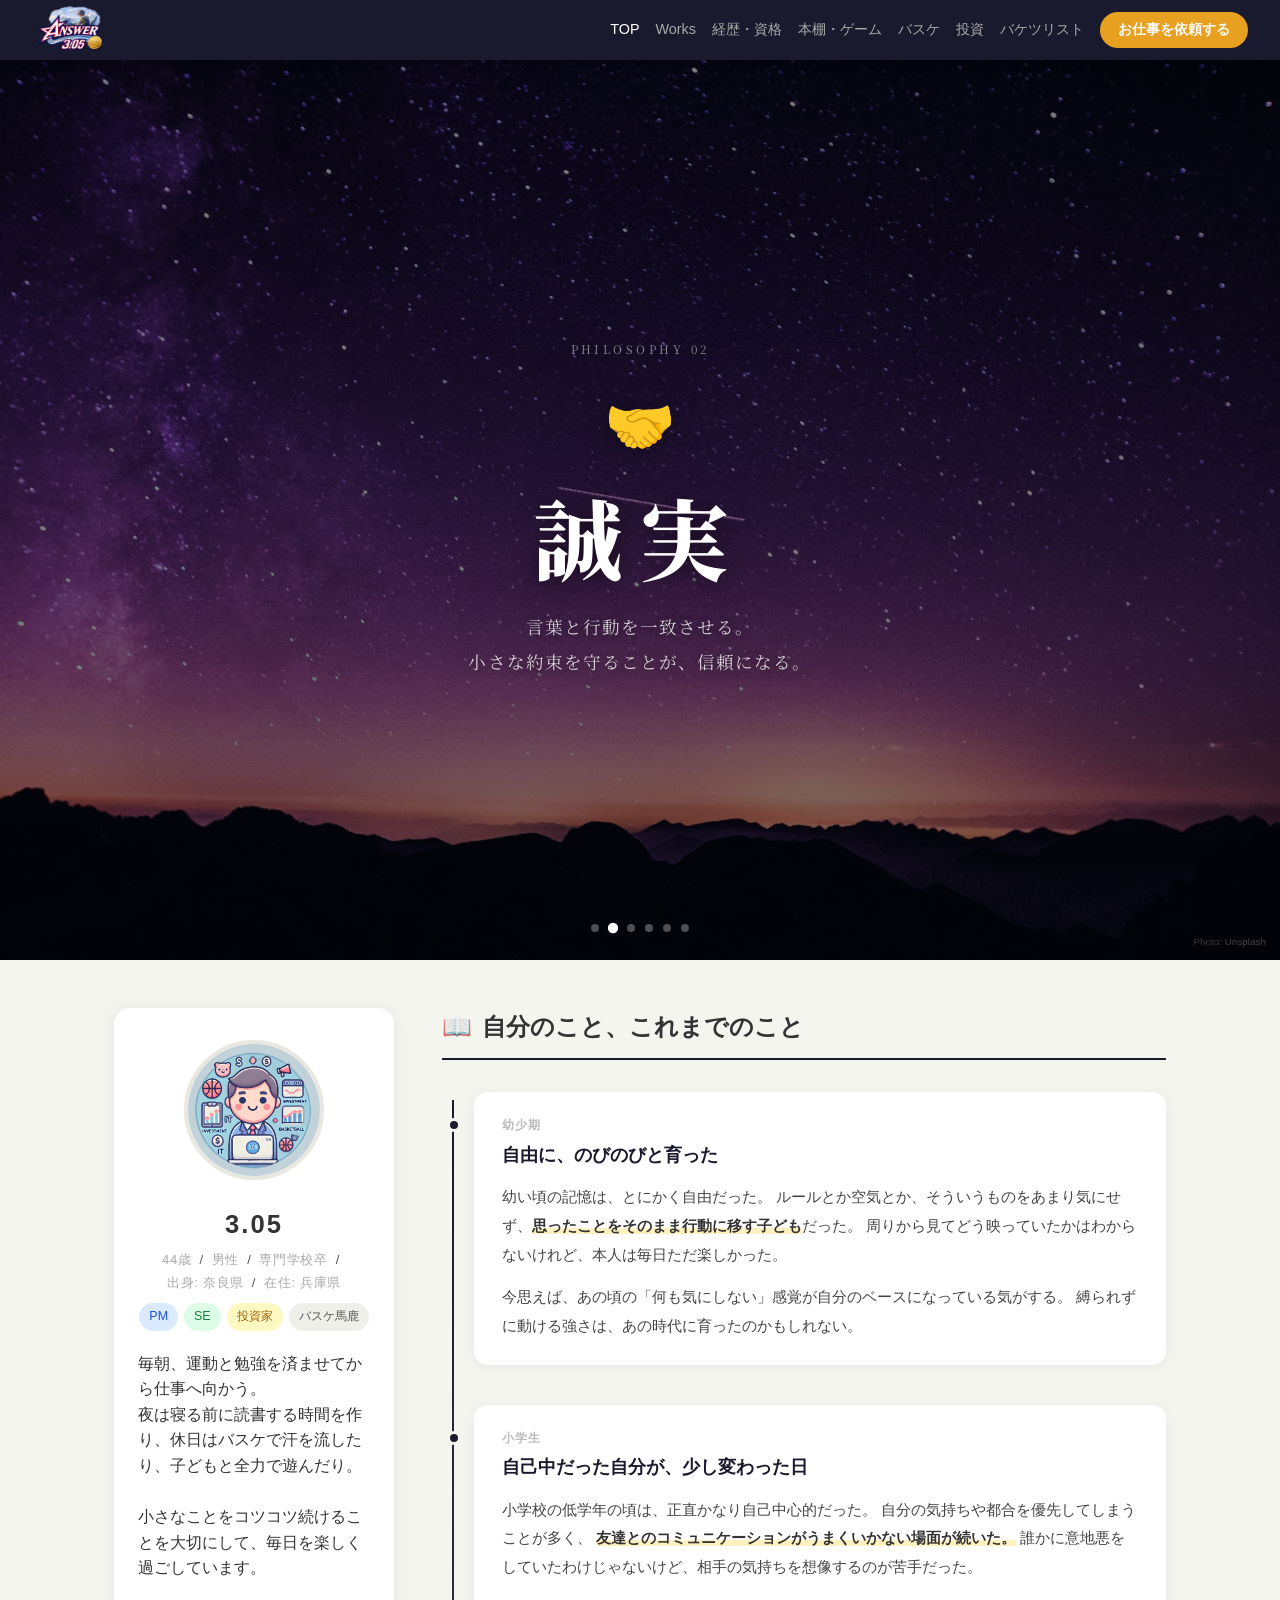
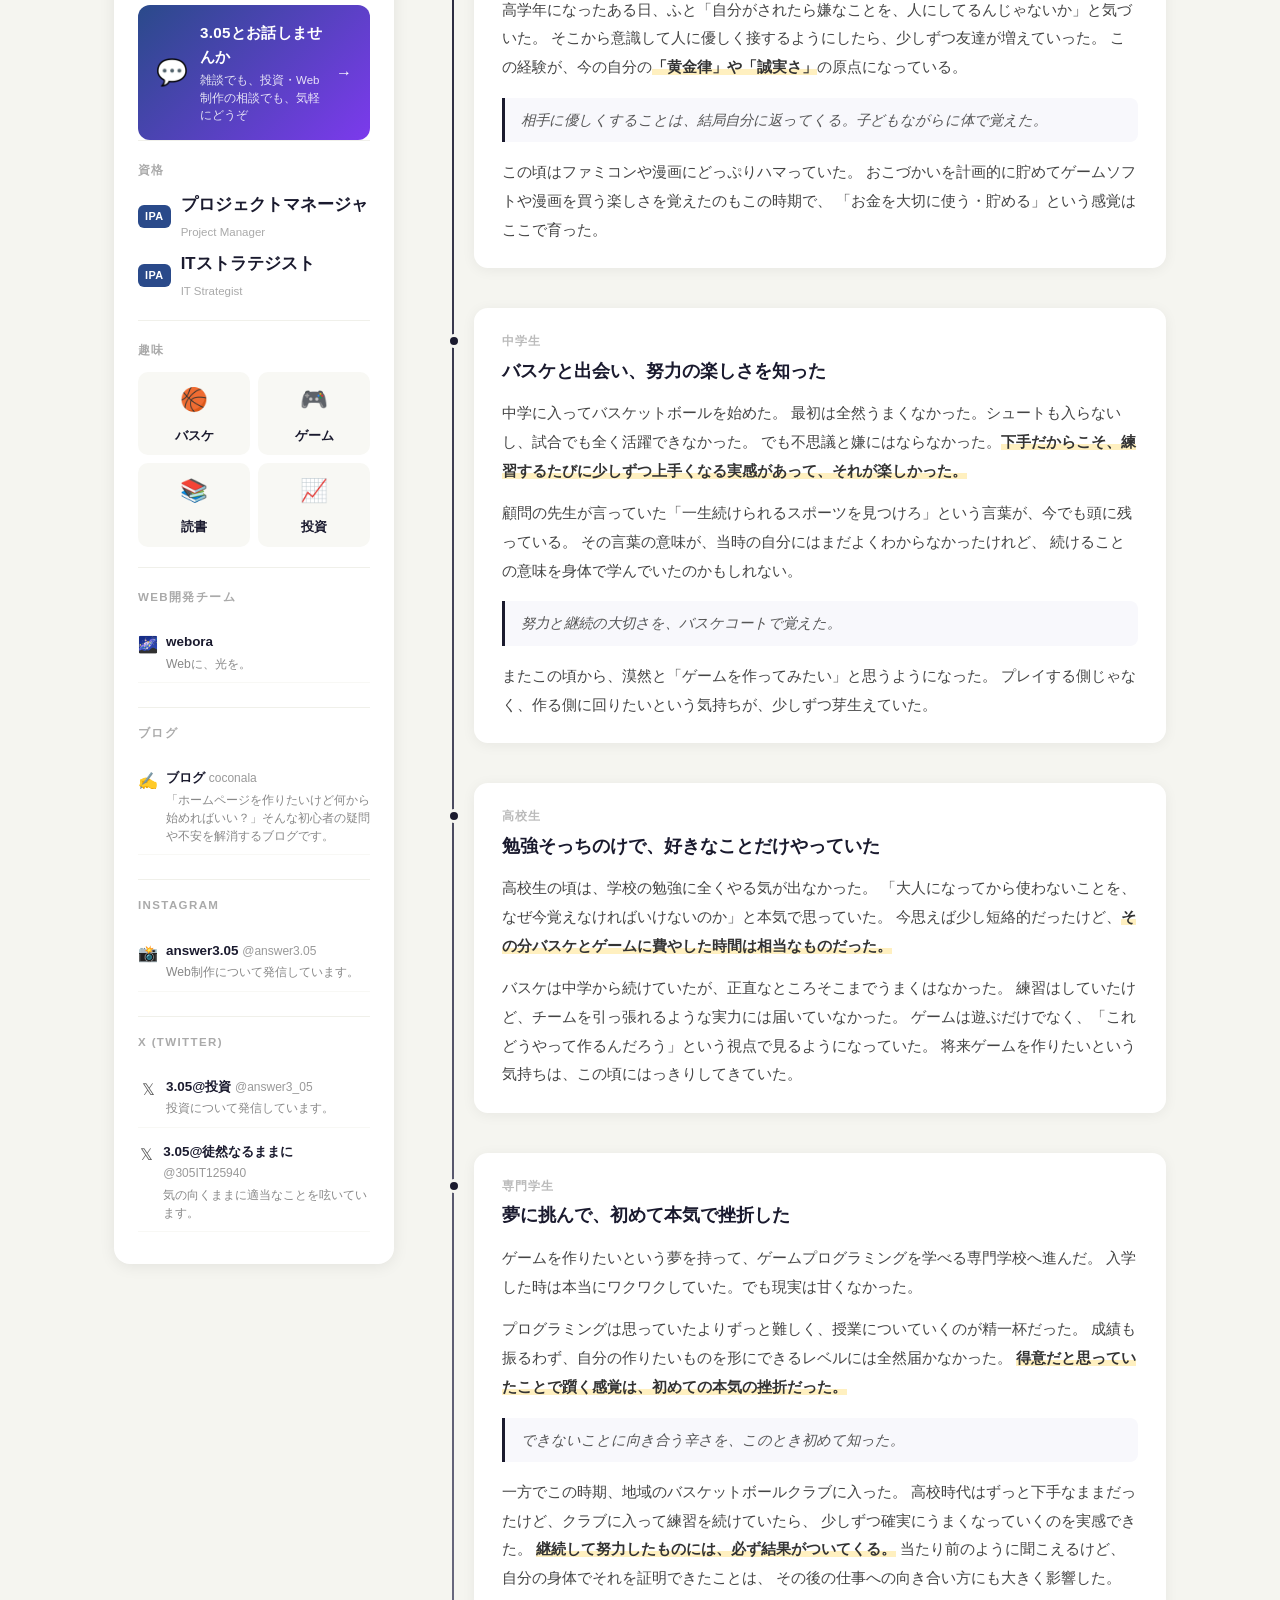
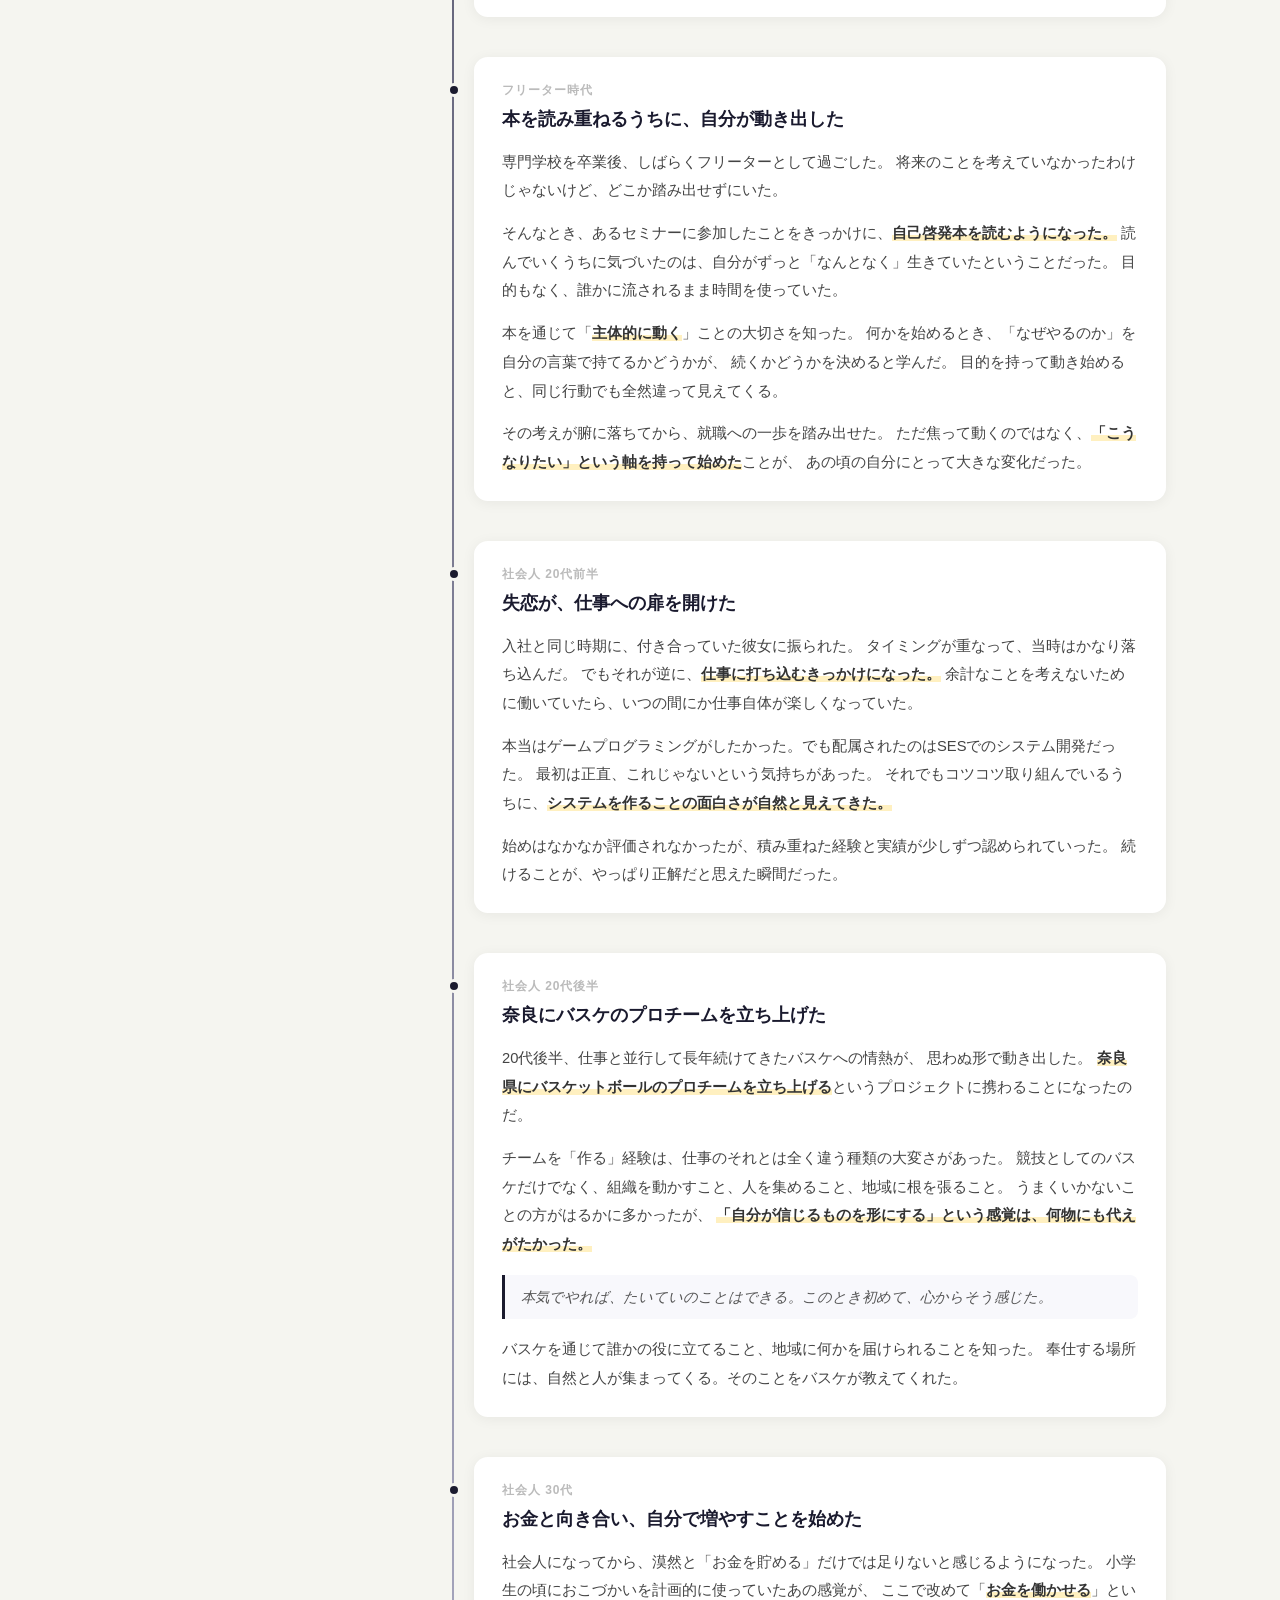
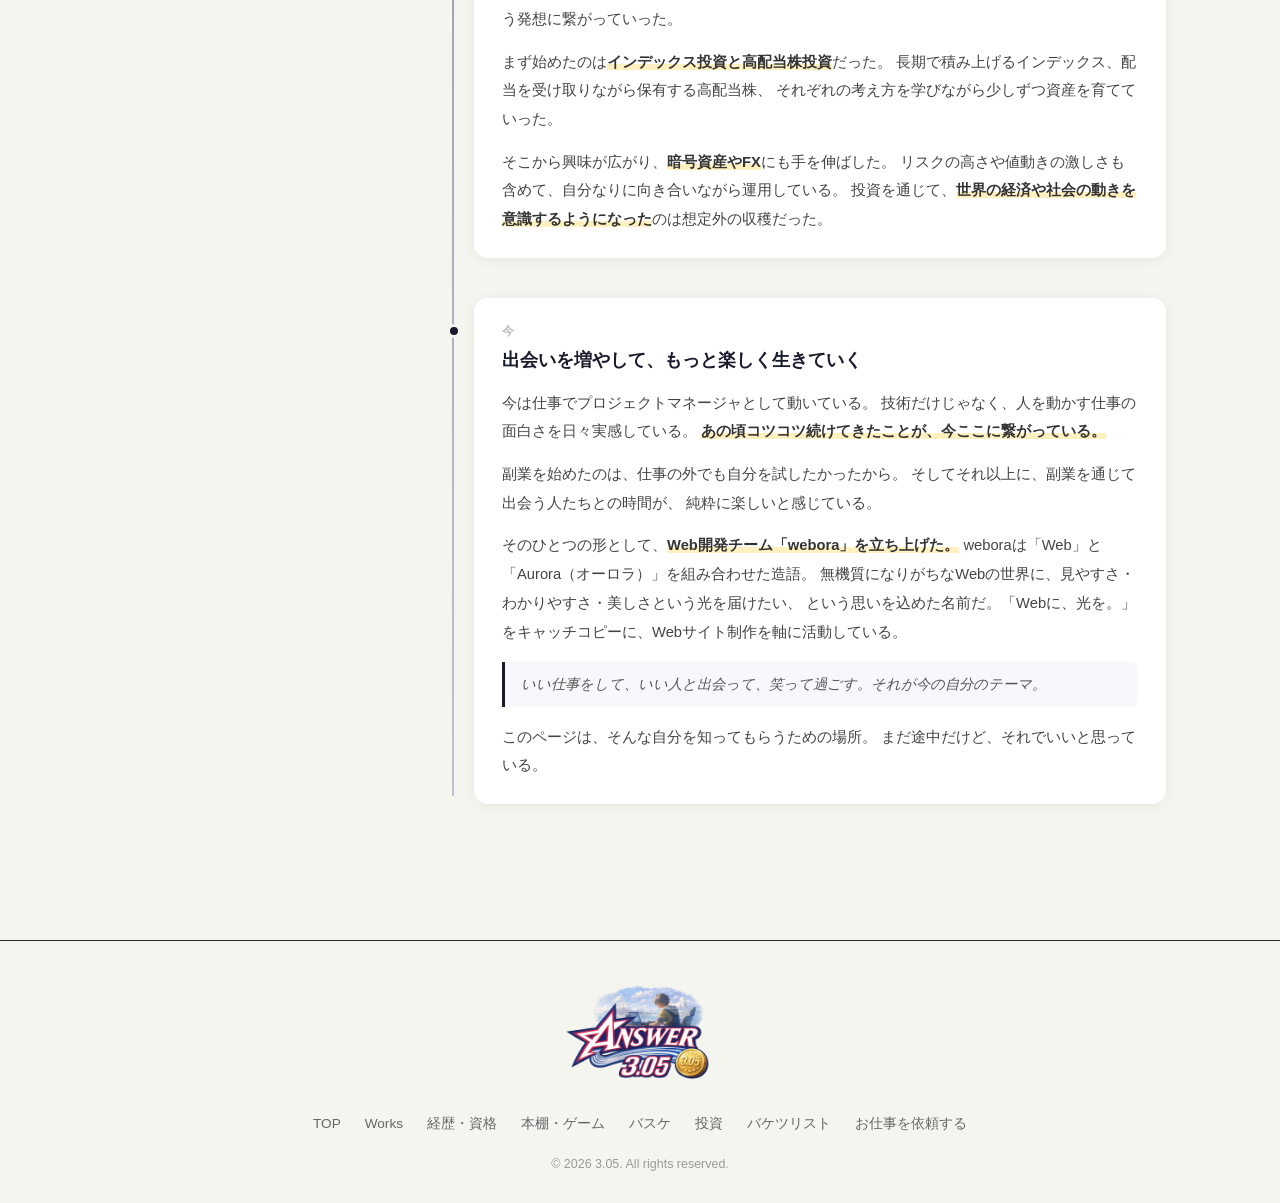
<file: index.html>
<!DOCTYPE html>
<html lang="ja">
<head>
  <meta charset="UTF-8">
  <meta name="viewport" content="width=device-width, initial-scale=1.0">
  <title>3.05 Catalog | フリーランスWebクリエイター・ポートフォリオ</title>
  <meta name="description" content="大阪在住のフリーランスWebクリエイター3.05のポートフォリオサイト。ホームページ制作・LP制作・HTML/CSSコーディング・IT無料相談を承っています。まずはお気軽にご相談ください。">
  <meta name="robots" content="index, follow">
  <link rel="canonical" href="https://team305-lc.github.io/answer305/">
  <meta property="og:type" content="website">
  <meta property="og:locale" content="ja_JP">
  <meta property="og:url" content="https://team305-lc.github.io/answer305/">
  <meta property="og:title" content="3.05 Catalog | フリーランスWebクリエイター・ポートフォリオ">
  <meta property="og:description" content="大阪在住のフリーランスWebクリエイター3.05のポートフォリオサイト。ホームページ制作・LP制作・HTML/CSSコーディング・IT無料相談を承っています。">
  <meta property="og:image" content="https://team305-lc.github.io/answer305/img/philosophy_01.jpg">
  <meta name="twitter:card" content="summary_large_image">
  <meta name="twitter:title" content="3.05 Catalog | フリーランスWebクリエイター・ポートフォリオ">
  <meta name="twitter:description" content="大阪在住のフリーランスWebクリエイター3.05のポートフォリオサイト。ホームページ制作・LP制作・HTML/CSSコーディング・IT無料相談を承っています。">
  <meta name="twitter:image" content="https://team305-lc.github.io/answer305/img/philosophy_01.jpg">
  <link rel="icon" href="img/favicon.png" type="image/png">
  <link rel="preconnect" href="https://fonts.googleapis.com">
  <link rel="preconnect" href="https://fonts.gstatic.com" crossorigin>
  <link rel="stylesheet" href="https://fonts.googleapis.com/css2?family=Noto+Serif+JP:wght@400;700;900&display=swap">
  <link rel="stylesheet" href="css/style.css">
  <script type="application/ld+json">
  {
    "@context": "https://schema.org",
    "@graph": [
      {
        "@type": "WebSite",
        "@id": "https://team305-lc.github.io/answer305/#website",
        "url": "https://team305-lc.github.io/answer305/",
        "name": "3.05 Catalog",
        "inLanguage": "ja",
        "publisher": { "@id": "https://team305-lc.github.io/answer305/#person" }
      },
      {
        "@type": "Person",
        "@id": "https://team305-lc.github.io/answer305/#person",
        "name": "3.05",
        "url": "https://team305-lc.github.io/answer305/",
        "image": "https://team305-lc.github.io/answer305/img/me.jpg",
        "jobTitle": "フリーランスWebクリエイター",
        "description": "大阪在住のフリーランスWebクリエイター。ホームページ制作・LP制作・HTML/CSSコーディング・IT無料相談を承っています。",
        "homeLocation": {
          "@type": "Place",
          "address": { "@type": "PostalAddress", "addressRegion": "大阪府", "addressCountry": "JP" }
        },
        "knowsAbout": ["ホームページ制作", "LP制作", "HTML/CSSコーディング", "IT相談", "プロジェクトマネジメント"],
        "sameAs": [
          "https://www.instagram.com/answer3.05/",
          "https://x.com/answer3_05",
          "https://x.com/305IT125940"
        ]
      }
    ]
  }
  </script>
  <!-- Google tag (gtag.js) -->
  <script async src="https://www.googletagmanager.com/gtag/js?id=G-LWTHTBH3Q8"></script>
  <script>
    window.dataLayer = window.dataLayer || [];
    function gtag(){dataLayer.push(arguments);}
    gtag('js', new Date());
    gtag('config', 'G-LWTHTBH3Q8');
  </script>
</head>
<body data-page="top">

  <header></header>
  <div class="mobile-menu" id="mobileMenu"></div>

  <!-- 理念 -->
  <section class="philosophy" id="philosophy">

    <!-- スライド 1: 黄金律 / 山の湖 -->
    <div class="philosophy-slide active"
         style="background-image: url('img/philosophy_01.jpg');">
      <div class="slide-content">
        <p class="slide-label">Philosophy 01</p>
        <span class="slide-icon">⚖️</span>
        <p class="slide-name">黄金律</p>
        <p class="slide-desc">自分がされたいように、相手に接する。<br>それだけで、世界は少し優しくなると信じている。</p>
      </div>
    </div>

    <!-- スライド 2: 誠実 / 星空 -->
    <div class="philosophy-slide"
         style="background-image: url('img/philosophy_02.jpg');">
      <div class="slide-content">
        <p class="slide-label">Philosophy 02</p>
        <span class="slide-icon">🤝</span>
        <p class="slide-name">誠実</p>
        <p class="slide-desc">言葉と行動を一致させる。<br>小さな約束を守ることが、信頼になる。</p>
      </div>
    </div>

    <!-- スライド 3: 奉仕 / 朝霧の山 -->
    <div class="philosophy-slide"
         style="background-image: url('img/philosophy_03.jpg');">
      <div class="slide-content">
        <p class="slide-label">Philosophy 03</p>
        <span class="slide-icon">🌱</span>
        <p class="slide-name">奉仕</p>
        <p class="slide-desc">誰かの役に立つことを喜びとする。<br>与えることで、自分も満たされていく。</p>
      </div>
    </div>

    <!-- スライド 4: 笑顔 / 森の光 -->
    <div class="philosophy-slide"
         style="background-image: url('img/philosophy_04.jpg');">
      <div class="slide-content">
        <p class="slide-label">Philosophy 04</p>
        <span class="slide-icon">😊</span>
        <p class="slide-name">笑顔</p>
        <p class="slide-desc">どんな場面でも、笑顔でいる。<br>表情は自分が思う以上に、周りに伝わっている。</p>
      </div>
    </div>

    <!-- スライド 5: 感謝 / 森 -->
    <div class="philosophy-slide"
         style="background-image: url('img/philosophy_05.jpg');">
      <div class="slide-content">
        <p class="slide-label">Philosophy 05</p>
        <span class="slide-icon">🙏</span>
        <p class="slide-name">感謝</p>
        <p class="slide-desc">当たり前を当たり前にしない。<br>今あるものへの感謝が、前に進む力になる。</p>
      </div>
    </div>

    <!-- スライド 6: 継続 / 道 -->
    <div class="philosophy-slide"
         style="background-image: url('img/philosophy_06.jpg');">
      <div class="slide-content">
        <p class="slide-label">Philosophy 06</p>
        <span class="slide-icon">🔄</span>
        <p class="slide-name">継続</p>
        <p class="slide-desc">小さくても、続けることを選ぶ。<br>才能は一瞬で輝くが、継続は一生光り続ける。</p>
      </div>
    </div>

    <!-- インジケーター -->
    <div class="philosophy-indicators" id="philosophyIndicators"></div>

    <!-- プログレスバー -->
    <div class="philosophy-progress" id="philosophyProgress"></div>

    <p class="philosophy-credit">Photo: <a href="https://unsplash.com" target="_blank" rel="noopener">Unsplash</a></p>
  </section>

  <div class="page-wrapper">

    <!-- 左カラム: プロフィール -->
    <aside>
      <div class="profile-card">

        <div class="profile-photo-wrap">
          <img src="img/me.jpg" alt="プロフィール写真" class="profile-photo">
        </div>

        <h1 class="profile-name">3.05</h1>

        <div class="profile-meta">
          <span id="age-tag"></span>
          <span class="profile-meta-sep">/</span>
          <span>男性</span>
          <span class="profile-meta-sep">/</span>
          <span>専門学校卒</span>
          <span class="profile-meta-sep">/</span>
          <span>出身: 奈良県</span>
          <span class="profile-meta-sep">/</span>
          <span>在住: 兵庫県</span>
        </div>

        <div class="profile-tags">
          <span class="tag tag-pm">PM</span>
          <span class="tag tag-se">SE</span>
          <span class="tag tag-investor">投資家</span>
          <span class="tag tag-basket">バスケ馬鹿</span>
        </div>

        <!-- profile.txt から自動読み込み -->
        <p class="profile-bio" id="profileBio">読み込み中…</p>

        <!-- StrengthsFinder -->
        <div class="profile-section" style="display:none">
          <div class="profile-section-label">CliftonStrengths 34</div>

          <!-- TOP5 -->
          <div class="strength-item">
            <div class="strength-rank">1</div>
            <div class="strength-info">
              <div class="strength-name">内省</div>
              <div class="strength-name-en">Intellection</div>
            </div>
            <span class="strength-domain domain-thinking">思考</span>
          </div>
          <div class="strength-item">
            <div class="strength-rank">2</div>
            <div class="strength-info">
              <div class="strength-name">学習欲</div>
              <div class="strength-name-en">Learner</div>
            </div>
            <span class="strength-domain domain-thinking">思考</span>
          </div>
          <div class="strength-item">
            <div class="strength-rank">3</div>
            <div class="strength-info">
              <div class="strength-name">収集心</div>
              <div class="strength-name-en">Input</div>
            </div>
            <span class="strength-domain domain-thinking">思考</span>
          </div>
          <div class="strength-item">
            <div class="strength-rank">4</div>
            <div class="strength-info">
              <div class="strength-name">慎重さ</div>
              <div class="strength-name-en">Deliberative</div>
            </div>
            <span class="strength-domain domain-executing">実行</span>
          </div>
          <div class="strength-item">
            <div class="strength-rank">5</div>
            <div class="strength-info">
              <div class="strength-name">個別化</div>
              <div class="strength-name-en">Individualization</div>
            </div>
            <span class="strength-domain domain-relating">関係構築</span>
          </div>

          <!-- アコーディオン (6〜34位) -->
          <button class="strengths-accordion-toggle" id="strengthsToggle">
            <span>6〜34位を見る</span>
            <span class="accordion-arrow">▼</span>
          </button>
          <div class="strengths-accordion-body" id="strengthsBody">
            <div class="strengths-accordion-inner">
              <div class="strength-item">
                <div class="strength-rank">6</div>
                <div class="strength-info">
                  <div class="strength-name">戦略性</div>
                  <div class="strength-name-en">Strategic</div>
                </div>
                <span class="strength-domain domain-thinking">思考</span>
              </div>
              <div class="strength-item">
                <div class="strength-rank">7</div>
                <div class="strength-info">
                  <div class="strength-name">分析思考</div>
                  <div class="strength-name-en">Analytical</div>
                </div>
                <span class="strength-domain domain-thinking">思考</span>
              </div>
              <div class="strength-item">
                <div class="strength-rank">8</div>
                <div class="strength-info">
                  <div class="strength-name">未来志向</div>
                  <div class="strength-name-en">Futuristic</div>
                </div>
                <span class="strength-domain domain-thinking">思考</span>
              </div>
              <div class="strength-item">
                <div class="strength-rank">9</div>
                <div class="strength-info">
                  <div class="strength-name">原点思考</div>
                  <div class="strength-name-en">Context</div>
                </div>
                <span class="strength-domain domain-thinking">思考</span>
              </div>
              <div class="strength-item">
                <div class="strength-rank">10</div>
                <div class="strength-info">
                  <div class="strength-name">着想</div>
                  <div class="strength-name-en">Ideation</div>
                </div>
                <span class="strength-domain domain-thinking">思考</span>
              </div>
              <div class="strength-item">
                <div class="strength-rank">11</div>
                <div class="strength-info">
                  <div class="strength-name">回復志向</div>
                  <div class="strength-name-en">Restorative</div>
                </div>
                <span class="strength-domain domain-executing">実行</span>
              </div>
              <div class="strength-item">
                <div class="strength-rank">12</div>
                <div class="strength-info">
                  <div class="strength-name">達成欲</div>
                  <div class="strength-name-en">Achiever</div>
                </div>
                <span class="strength-domain domain-executing">実行</span>
              </div>
              <div class="strength-item">
                <div class="strength-rank">13</div>
                <div class="strength-info">
                  <div class="strength-name">責任感</div>
                  <div class="strength-name-en">Responsibility</div>
                </div>
                <span class="strength-domain domain-executing">実行</span>
              </div>
              <div class="strength-item">
                <div class="strength-rank">14</div>
                <div class="strength-info">
                  <div class="strength-name">目標志向</div>
                  <div class="strength-name-en">Focus</div>
                </div>
                <span class="strength-domain domain-executing">実行</span>
              </div>
              <div class="strength-item">
                <div class="strength-rank">15</div>
                <div class="strength-info">
                  <div class="strength-name">規律性</div>
                  <div class="strength-name-en">Discipline</div>
                </div>
                <span class="strength-domain domain-executing">実行</span>
              </div>
              <div class="strength-item">
                <div class="strength-rank">16</div>
                <div class="strength-info">
                  <div class="strength-name">アレンジ</div>
                  <div class="strength-name-en">Arranger</div>
                </div>
                <span class="strength-domain domain-executing">実行</span>
              </div>
              <div class="strength-item">
                <div class="strength-rank">17</div>
                <div class="strength-info">
                  <div class="strength-name">信念</div>
                  <div class="strength-name-en">Belief</div>
                </div>
                <span class="strength-domain domain-executing">実行</span>
              </div>
              <div class="strength-item">
                <div class="strength-rank">18</div>
                <div class="strength-info">
                  <div class="strength-name">公平性</div>
                  <div class="strength-name-en">Consistency</div>
                </div>
                <span class="strength-domain domain-executing">実行</span>
              </div>
              <div class="strength-item">
                <div class="strength-rank">19</div>
                <div class="strength-info">
                  <div class="strength-name">親密性</div>
                  <div class="strength-name-en">Relator</div>
                </div>
                <span class="strength-domain domain-relating">関係構築</span>
              </div>
              <div class="strength-item">
                <div class="strength-rank">20</div>
                <div class="strength-info">
                  <div class="strength-name">共感性</div>
                  <div class="strength-name-en">Empathy</div>
                </div>
                <span class="strength-domain domain-relating">関係構築</span>
              </div>
              <div class="strength-item">
                <div class="strength-rank">21</div>
                <div class="strength-info">
                  <div class="strength-name">調和性</div>
                  <div class="strength-name-en">Harmony</div>
                </div>
                <span class="strength-domain domain-relating">関係構築</span>
              </div>
              <div class="strength-item">
                <div class="strength-rank">22</div>
                <div class="strength-info">
                  <div class="strength-name">適応性</div>
                  <div class="strength-name-en">Adaptability</div>
                </div>
                <span class="strength-domain domain-relating">関係構築</span>
              </div>
              <div class="strength-item">
                <div class="strength-rank">23</div>
                <div class="strength-info">
                  <div class="strength-name">運命思考</div>
                  <div class="strength-name-en">Connectedness</div>
                </div>
                <span class="strength-domain domain-relating">関係構築</span>
              </div>
              <div class="strength-item">
                <div class="strength-rank">24</div>
                <div class="strength-info">
                  <div class="strength-name">包含</div>
                  <div class="strength-name-en">Includer</div>
                </div>
                <span class="strength-domain domain-relating">関係構築</span>
              </div>
              <div class="strength-item">
                <div class="strength-rank">25</div>
                <div class="strength-info">
                  <div class="strength-name">ポジティブ</div>
                  <div class="strength-name-en">Positivity</div>
                </div>
                <span class="strength-domain domain-relating">関係構築</span>
              </div>
              <div class="strength-item">
                <div class="strength-rank">26</div>
                <div class="strength-info">
                  <div class="strength-name">成長促進</div>
                  <div class="strength-name-en">Developer</div>
                </div>
                <span class="strength-domain domain-relating">関係構築</span>
              </div>
              <div class="strength-item">
                <div class="strength-rank">27</div>
                <div class="strength-info">
                  <div class="strength-name">最上志向</div>
                  <div class="strength-name-en">Maximizer</div>
                </div>
                <span class="strength-domain domain-influencing">影響</span>
              </div>
              <div class="strength-item">
                <div class="strength-rank">28</div>
                <div class="strength-info">
                  <div class="strength-name">活発性</div>
                  <div class="strength-name-en">Activator</div>
                </div>
                <span class="strength-domain domain-influencing">影響</span>
              </div>
              <div class="strength-item">
                <div class="strength-rank">29</div>
                <div class="strength-info">
                  <div class="strength-name">コミュニケーション</div>
                  <div class="strength-name-en">Communication</div>
                </div>
                <span class="strength-domain domain-influencing">影響</span>
              </div>
              <div class="strength-item">
                <div class="strength-rank">30</div>
                <div class="strength-info">
                  <div class="strength-name">指令性</div>
                  <div class="strength-name-en">Command</div>
                </div>
                <span class="strength-domain domain-influencing">影響</span>
              </div>
              <div class="strength-item">
                <div class="strength-rank">31</div>
                <div class="strength-info">
                  <div class="strength-name">自己確信</div>
                  <div class="strength-name-en">Self-Assurance</div>
                </div>
                <span class="strength-domain domain-influencing">影響</span>
              </div>
              <div class="strength-item">
                <div class="strength-rank">32</div>
                <div class="strength-info">
                  <div class="strength-name">競争性</div>
                  <div class="strength-name-en">Competition</div>
                </div>
                <span class="strength-domain domain-influencing">影響</span>
              </div>
              <div class="strength-item">
                <div class="strength-rank">33</div>
                <div class="strength-info">
                  <div class="strength-name">社交性</div>
                  <div class="strength-name-en">Woo</div>
                </div>
                <span class="strength-domain domain-influencing">影響</span>
              </div>
              <div class="strength-item">
                <div class="strength-rank">34</div>
                <div class="strength-info">
                  <div class="strength-name">自我</div>
                  <div class="strength-name-en">Significance</div>
                </div>
                <span class="strength-domain domain-influencing">影響</span>
              </div>
            </div>
          </div>

          <p style="font-size:0.72rem; color:#bbb; margin-top:10px;">※ たたき台。受験後に更新予定。</p>
        </div>

        <!-- お話しませんか CTA -->
        <a href="html/talk.html" class="talk-cta-btn">
          <span class="talk-cta-icon">💬</span>
          <span class="talk-cta-body">
            <span class="talk-cta-main">3.05とお話しませんか</span>
            <span class="talk-cta-sub">雑談でも、投資・Web制作の相談でも、気軽にどうぞ</span>
          </span>
          <span class="talk-cta-arrow">→</span>
        </a>
        <!-- 資格 -->
        <div class="profile-section">
          <div class="profile-section-label">資格</div>

          <div class="cert-item">
            <span class="cert-badge">IPA</span>
            <div>
              <div class="cert-name">プロジェクトマネージャ</div>
              <div class="cert-name-en">Project Manager</div>
            </div>
          </div>

          <div class="cert-item">
            <span class="cert-badge">IPA</span>
            <div>
              <div class="cert-name">ITストラテジスト</div>
              <div class="cert-name-en">IT Strategist</div>
            </div>
          </div>
        </div>

        <!-- 趣味 -->
        <div class="profile-section">
          <div class="profile-section-label">趣味</div>
          <div class="hobby-grid">
            <div class="hobby-item">
              <span class="hobby-icon">🏀</span>
              <span class="hobby-name">バスケ</span>
            </div>
            <div class="hobby-item">
              <span class="hobby-icon">🎮</span>
              <span class="hobby-name">ゲーム</span>
            </div>
            <div class="hobby-item">
              <span class="hobby-icon">📚</span>
              <span class="hobby-name">読書</span>
            </div>
            <div class="hobby-item">
              <span class="hobby-icon">📈</span>
              <span class="hobby-name">投資</span>
            </div>
          </div>
        </div>

        <!-- SNSリンク -->
        <div class="profile-links">
          <div class="profile-section-label">Web開発チーム</div>
          <a href="https://team305-lc.github.io/webora/" target="_blank" rel="noopener">
            <span class="link-icon">🌌</span>
            <span class="link-body">
              <span class="link-name">webora</span>
              <span class="link-desc">Webに、光を。</span>
            </span>
          </a>
          <div class="profile-section-label">ブログ</div>
          <a href="https://coconala.com/blogs/3708354" target="_blank" rel="noopener">
            <span class="link-icon">✍️</span>
            <span class="link-body">
              <span class="link-name">ブログ <span class="link-handle">coconala</span></span>
              <span class="link-desc">「ホームページを作りたいけど何から始めればいい？」そんな初心者の疑問や不安を解消するブログです。</span>
            </span>
          </a>
          <div class="profile-section-label">Instagram</div>
          <a href="https://www.instagram.com/answer3.05/?hl=ja" target="_blank" rel="noopener">
            <span class="link-icon">📸</span>
            <span class="link-body">
              <span class="link-name">answer3.05 <span class="link-handle">@answer3.05</span></span>
              <span class="link-desc">Web制作について発信しています。</span>
            </span>
          </a>
          <div class="profile-section-label">X (Twitter)</div>
          <a href="https://x.com/answer3_05" target="_blank" rel="noopener">
            <span class="link-icon">𝕏</span>
            <span class="link-body">
              <span class="link-name">3.05@投資 <span class="link-handle">@answer3_05</span></span>
              <span class="link-desc">投資について発信しています。</span>
            </span>
          </a>
          <a href="https://x.com/305IT125940" target="_blank" rel="noopener">
            <span class="link-icon">𝕏</span>
            <span class="link-body">
              <span class="link-name">3.05@徒然なるままに <span class="link-handle">@305IT125940</span></span>
              <span class="link-desc">気の向くままに適当なことを呟いています。</span>
            </span>
          </a>
        </div>


      </div>
    </aside>

    <!-- 右カラム: 人生の経緯 -->
    <main class="main-content">
      <h2 class="section-title">
        <span>📖</span> 自分のこと、これまでのこと
      </h2>

      <div class="timeline">

        <!-- 幼少期 -->
        <div class="timeline-item">
          <div class="timeline-period">幼少期</div>
          <div class="timeline-title">自由に、のびのびと育った</div>
          <div class="blog-body">
            <p>
              幼い頃の記憶は、とにかく自由だった。
              ルールとか空気とか、そういうものをあまり気にせず、<span class="highlight">思ったことをそのまま行動に移す子ども</span>だった。
              周りから見てどう映っていたかはわからないけれど、本人は毎日ただ楽しかった。
            </p>
            <p>
              今思えば、あの頃の「何も気にしない」感覚が自分のベースになっている気がする。
              縛られずに動ける強さは、あの時代に育ったのかもしれない。
            </p>
          </div>
        </div>

        <!-- 小学生 -->
        <div class="timeline-item">
          <div class="timeline-period">小学生</div>
          <div class="timeline-title">自己中だった自分が、少し変わった日</div>
          <div class="blog-body">
            <p>
              小学校の低学年の頃は、正直かなり自己中心的だった。
              自分の気持ちや都合を優先してしまうことが多く、
              <span class="highlight">友達とのコミュニケーションがうまくいかない場面が続いた。</span>
              誰かに意地悪をしていたわけじゃないけど、相手の気持ちを想像するのが苦手だった。
            </p>
            <p>
              高学年になったある日、ふと「自分がされたら嫌なことを、人にしてるんじゃないか」と気づいた。
              そこから意識して人に優しく接するようにしたら、少しずつ友達が増えていった。
              この経験が、今の自分の<span class="highlight">「黄金律」や「誠実さ」</span>の原点になっている。
            </p>
            <blockquote>
              相手に優しくすることは、結局自分に返ってくる。子どもながらに体で覚えた。
            </blockquote>
            <p>
              この頃はファミコンや漫画にどっぷりハマっていた。
              おこづかいを計画的に貯めてゲームソフトや漫画を買う楽しさを覚えたのもこの時期で、
              「お金を大切に使う・貯める」という感覚はここで育った。
            </p>
          </div>
        </div>

        <!-- 中学生 -->
        <div class="timeline-item">
          <div class="timeline-period">中学生</div>
          <div class="timeline-title">バスケと出会い、努力の楽しさを知った</div>
          <div class="blog-body">
            <p>
              中学に入ってバスケットボールを始めた。
              最初は全然うまくなかった。シュートも入らないし、試合でも全く活躍できなかった。
              でも不思議と嫌にはならなかった。<span class="highlight">下手だからこそ、練習するたびに少しずつ上手くなる実感があって、それが楽しかった。</span>
            </p>
            <p>
              顧問の先生が言っていた「一生続けられるスポーツを見つけろ」という言葉が、今でも頭に残っている。
              その言葉の意味が、当時の自分にはまだよくわからなかったけれど、
              続けることの意味を身体で学んでいたのかもしれない。
            </p>
            <blockquote>
              努力と継続の大切さを、バスケコートで覚えた。
            </blockquote>
            <p>
              またこの頃から、漠然と「ゲームを作ってみたい」と思うようになった。
              プレイする側じゃなく、作る側に回りたいという気持ちが、少しずつ芽生えていた。
            </p>
          </div>
        </div>

        <!-- 高校生 -->
        <div class="timeline-item">
          <div class="timeline-period">高校生</div>
          <div class="timeline-title">勉強そっちのけで、好きなことだけやっていた</div>
          <div class="blog-body">
            <p>
              高校生の頃は、学校の勉強に全くやる気が出なかった。
              「大人になってから使わないことを、なぜ今覚えなければいけないのか」と本気で思っていた。
              今思えば少し短絡的だったけど、<span class="highlight">その分バスケとゲームに費やした時間は相当なものだった。</span>
            </p>
            <p>
              バスケは中学から続けていたが、正直なところそこまでうまくはなかった。
              練習はしていたけど、チームを引っ張れるような実力には届いていなかった。
              ゲームは遊ぶだけでなく、「これどうやって作るんだろう」という視点で見るようになっていた。
              将来ゲームを作りたいという気持ちは、この頃にはっきりしてきていた。
            </p>
          </div>
        </div>

        <!-- 専門学生 -->
        <div class="timeline-item">
          <div class="timeline-period">専門学生</div>
          <div class="timeline-title">夢に挑んで、初めて本気で挫折した</div>
          <div class="blog-body">
            <p>
              ゲームを作りたいという夢を持って、ゲームプログラミングを学べる専門学校へ進んだ。
              入学した時は本当にワクワクしていた。でも現実は甘くなかった。
            </p>
            <p>
              プログラミングは思っていたよりずっと難しく、授業についていくのが精一杯だった。
              成績も振るわず、自分の作りたいものを形にできるレベルには全然届かなかった。
              <span class="highlight">得意だと思っていたことで躓く感覚は、初めての本気の挫折だった。</span>
            </p>
            <blockquote>
              できないことに向き合う辛さを、このとき初めて知った。
            </blockquote>
            <p>
              一方でこの時期、地域のバスケットボールクラブに入った。
              高校時代はずっと下手なままだったけど、クラブに入って練習を続けていたら、
              少しずつ確実にうまくなっていくのを実感できた。
              <span class="highlight">継続して努力したものには、必ず結果がついてくる。</span>
              当たり前のように聞こえるけど、自分の身体でそれを証明できたことは、
              その後の仕事への向き合い方にも大きく影響した。
            </p>
          </div>
        </div>

        <!-- フリーター時代 -->
        <div class="timeline-item">
          <div class="timeline-period">フリーター時代</div>
          <div class="timeline-title">本を読み重ねるうちに、自分が動き出した</div>
          <div class="blog-body">
            <p>
              専門学校を卒業後、しばらくフリーターとして過ごした。
              将来のことを考えていなかったわけじゃないけど、どこか踏み出せずにいた。
            </p>
            <p>
              そんなとき、あるセミナーに参加したことをきっかけに、<span class="highlight">自己啓発本を読むようになった。</span>
              読んでいくうちに気づいたのは、自分がずっと「なんとなく」生きていたということだった。
              目的もなく、誰かに流されるまま時間を使っていた。
            </p>
            <p>
              本を通じて「<span class="highlight">主体的に動く</span>」ことの大切さを知った。
              何かを始めるとき、「なぜやるのか」を自分の言葉で持てるかどうかが、
              続くかどうかを決めると学んだ。
              目的を持って動き始めると、同じ行動でも全然違って見えてくる。
            </p>
            <p>
              その考えが腑に落ちてから、就職への一歩を踏み出せた。
              ただ焦って動くのではなく、<span class="highlight">「こうなりたい」という軸を持って始めた</span>ことが、
              あの頃の自分にとって大きな変化だった。
            </p>
          </div>
        </div>

        <!-- 社会人 20代前半 -->
        <div class="timeline-item">
          <div class="timeline-period">社会人 20代前半</div>
          <div class="timeline-title">失恋が、仕事への扉を開けた</div>
          <div class="blog-body">
            <p>
              入社と同じ時期に、付き合っていた彼女に振られた。
              タイミングが重なって、当時はかなり落ち込んだ。
              でもそれが逆に、<span class="highlight">仕事に打ち込むきっかけになった。</span>
              余計なことを考えないために働いていたら、いつの間にか仕事自体が楽しくなっていた。
            </p>
            <p>
              本当はゲームプログラミングがしたかった。でも配属されたのはSESでのシステム開発だった。
              最初は正直、これじゃないという気持ちがあった。
              それでもコツコツ取り組んでいるうちに、<span class="highlight">システムを作ることの面白さが自然と見えてきた。</span>
            </p>
            <p>
              始めはなかなか評価されなかったが、積み重ねた経験と実績が少しずつ認められていった。
              続けることが、やっぱり正解だと思えた瞬間だった。
            </p>
          </div>
        </div>

        <!-- 社会人 20代後半 -->
        <div class="timeline-item">
          <div class="timeline-period">社会人 20代後半</div>
          <div class="timeline-title">奈良にバスケのプロチームを立ち上げた</div>
          <div class="blog-body">
            <p>
              20代後半、仕事と並行して長年続けてきたバスケへの情熱が、
              思わぬ形で動き出した。
              <span class="highlight">奈良県にバスケットボールのプロチームを立ち上げる</span>というプロジェクトに携わることになったのだ。
            </p>
            <p>
              チームを「作る」経験は、仕事のそれとは全く違う種類の大変さがあった。
              競技としてのバスケだけでなく、組織を動かすこと、人を集めること、地域に根を張ること。
              うまくいかないことの方がはるかに多かったが、
              <span class="highlight">「自分が信じるものを形にする」という感覚は、何物にも代えがたかった。</span>
            </p>
            <blockquote>
              本気でやれば、たいていのことはできる。このとき初めて、心からそう感じた。
            </blockquote>
            <p>
              バスケを通じて誰かの役に立てること、地域に何かを届けられることを知った。
              奉仕する場所には、自然と人が集まってくる。そのことをバスケが教えてくれた。
            </p>
          </div>
        </div>

        <!-- 社会人 30代 -->
        <div class="timeline-item">
          <div class="timeline-period">社会人 30代</div>
          <div class="timeline-title">お金と向き合い、自分で増やすことを始めた</div>
          <div class="blog-body">
            <p>
              社会人になってから、漠然と「お金を貯める」だけでは足りないと感じるようになった。
              小学生の頃におこづかいを計画的に使っていたあの感覚が、
              ここで改めて「<span class="highlight">お金を働かせる</span>」という発想に繋がっていった。
            </p>
            <p>
              まず始めたのは<span class="highlight">インデックス投資と高配当株投資</span>だった。
              長期で積み上げるインデックス、配当を受け取りながら保有する高配当株、
              それぞれの考え方を学びながら少しずつ資産を育てていった。
            </p>
            <p>
              そこから興味が広がり、<span class="highlight">暗号資産やFX</span>にも手を伸ばした。
              リスクの高さや値動きの激しさも含めて、自分なりに向き合いながら運用している。
              投資を通じて、<span class="highlight">世界の経済や社会の動きを意識するようになった</span>のは想定外の収穫だった。
            </p>
          </div>
        </div>

        <!-- 今 -->
        <div class="timeline-item">
          <div class="timeline-period">今</div>
          <div class="timeline-title">出会いを増やして、もっと楽しく生きていく</div>
          <div class="blog-body">
            <p>
              今は仕事でプロジェクトマネージャとして動いている。
              技術だけじゃなく、人を動かす仕事の面白さを日々実感している。
              <span class="highlight">あの頃コツコツ続けてきたことが、今ここに繋がっている。</span>
            </p>
            <p>
              副業を始めたのは、仕事の外でも自分を試したかったから。
              そしてそれ以上に、副業を通じて出会う人たちとの時間が、
              純粋に楽しいと感じている。
            </p>
            <p>
              そのひとつの形として、<span class="highlight">Web開発チーム「webora」を立ち上げた。</span>
              weboraは「Web」と「Aurora（オーロラ）」を組み合わせた造語。
              無機質になりがちなWebの世界に、見やすさ・わかりやすさ・美しさという光を届けたい、
              という思いを込めた名前だ。「Webに、光を。」をキャッチコピーに、Webサイト制作を軸に活動している。
            </p>
            <blockquote>
              いい仕事をして、いい人と出会って、笑って過ごす。それが今の自分のテーマ。
            </blockquote>
            <p>
              このページは、そんな自分を知ってもらうための場所。
              まだ途中だけど、それでいいと思っている。
            </p>
          </div>
        </div>

      </div>
    </main>

  </div>

  <footer></footer>

  <button class="back-to-top" id="backToTop" aria-label="ページトップへ"></button>

  <script src="text/profile.js"></script>
  <script src="js/components.js"></script>
  <script src="js/main.js"></script>
</body>
</html>
</file>
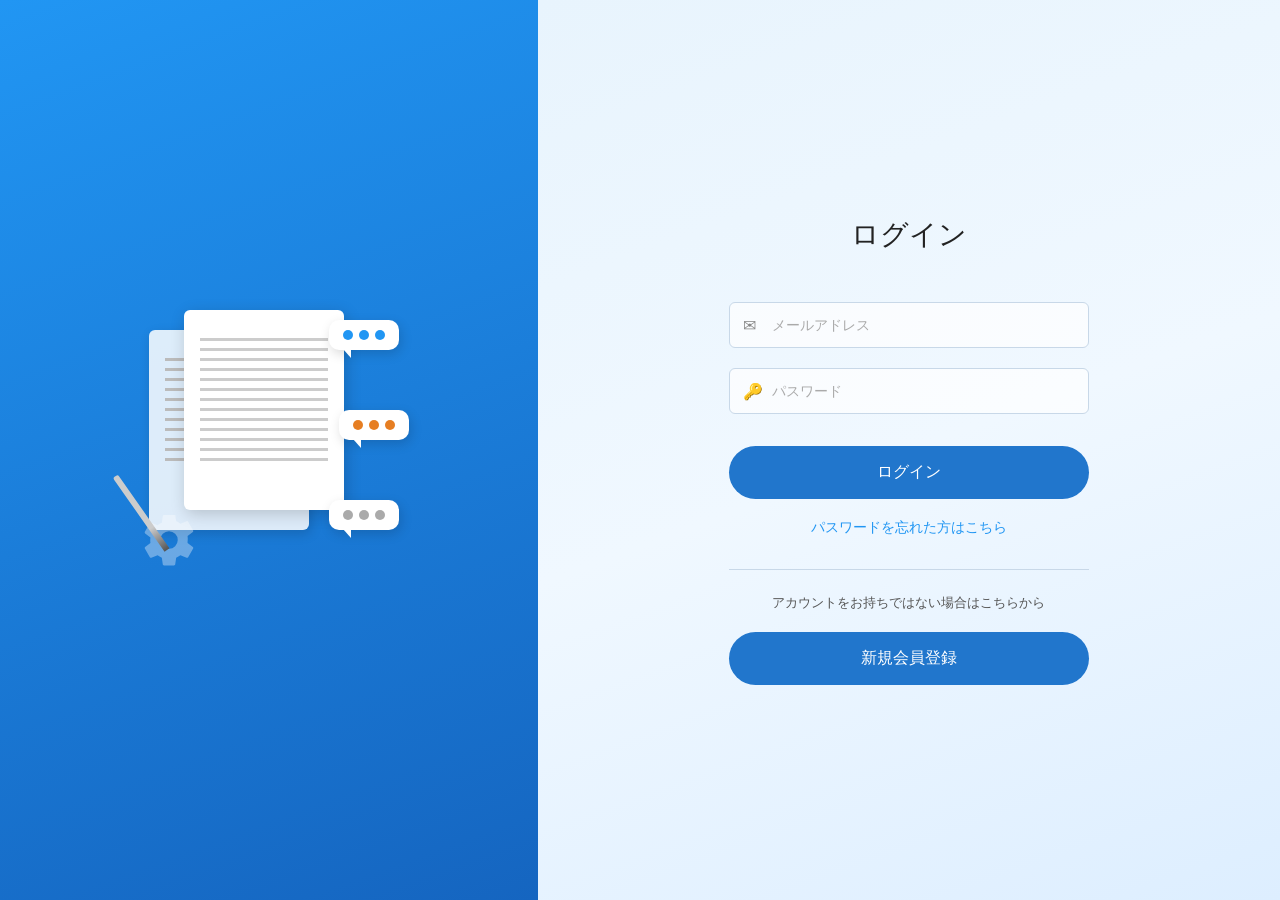
<file: login.html>
<!DOCTYPE html>
<html lang="ja">
<head>
  <meta charset="UTF-8">
  <meta name="viewport" content="width=device-width, initial-scale=1.0">
  <title>ログイン</title>
  <meta name="robots" content="noindex, nofollow">
  <style>
    * {
      margin: 0;
      padding: 0;
      box-sizing: border-box;
    }

    body {
      font-family: 'Hiragino Sans', 'Hiragino Kaku Gothic ProN', 'Noto Sans JP', sans-serif;
      height: 100vh;
      display: flex;
    }

    /* ===== 左パネル ===== */
    .left-panel {
      width: 42%;
      background: linear-gradient(160deg, #2196F3 0%, #1565C0 100%);
      display: flex;
      align-items: center;
      justify-content: center;
      position: relative;
      overflow: hidden;
    }

    .illustration {
      position: relative;
      width: 280px;
      height: 300px;
    }

    /* ドキュメント（背面） */
    .doc-back {
      position: absolute;
      width: 160px;
      height: 200px;
      background: rgba(255,255,255,0.85);
      border-radius: 6px;
      top: 30px;
      left: 20px;
      box-shadow: 2px 4px 12px rgba(0,0,0,0.15);
    }

    .doc-back::after {
      content: '';
      position: absolute;
      top: 28px;
      left: 16px;
      right: 16px;
      height: 3px;
      background: #bbb;
      box-shadow:
        0 10px 0 #bbb,
        0 20px 0 #bbb,
        0 30px 0 #bbb,
        0 40px 0 #bbb,
        0 50px 0 #bbb,
        0 60px 0 #bbb,
        0 70px 0 #bbb,
        0 80px 0 #bbb,
        0 90px 0 #bbb,
        0 100px 0 #bbb;
    }

    /* ドキュメント（前面） */
    .doc-front {
      position: absolute;
      width: 160px;
      height: 200px;
      background: #fff;
      border-radius: 6px;
      top: 10px;
      left: 55px;
      box-shadow: 2px 4px 16px rgba(0,0,0,0.18);
    }

    .doc-front::after {
      content: '';
      position: absolute;
      top: 28px;
      left: 16px;
      right: 16px;
      height: 3px;
      background: #ccc;
      box-shadow:
        0 10px 0 #ccc,
        0 20px 0 #ccc,
        0 30px 0 #ccc,
        0 40px 0 #ccc,
        0 50px 0 #ccc,
        0 60px 0 #ccc,
        0 70px 0 #ccc,
        0 80px 0 #ccc,
        0 90px 0 #ccc,
        0 100px 0 #ccc,
        0 110px 0 #ccc,
        0 120px 0 #ccc;
    }

    /* チャットバブル */
    .chat-bubble {
      position: absolute;
      background: #fff;
      border-radius: 10px;
      padding: 10px 14px;
      display: flex;
      gap: 6px;
      align-items: center;
      box-shadow: 2px 4px 12px rgba(0,0,0,0.15);
    }

    .chat-bubble::after {
      content: '';
      position: absolute;
      bottom: -8px;
      left: 14px;
      width: 0;
      height: 0;
      border-left: 8px solid transparent;
      border-right: 0px solid transparent;
      border-top: 9px solid #fff;
    }

    .chat-bubble.bubble1 {
      top: 20px;
      right: 10px;
    }

    .chat-bubble.bubble2 {
      top: 110px;
      right: 0px;
    }

    .chat-bubble.bubble3 {
      top: 200px;
      right: 10px;
    }

    .dot {
      width: 10px;
      height: 10px;
      border-radius: 50%;
    }

    .dot-blue  { background: #2196F3; }
    .dot-orange{ background: #E67E22; }
    .dot-gray  { background: #aaa; }

    /* ギアアイコン */
    .gear {
      position: absolute;
      bottom: 30px;
      left: 10px;
      width: 60px;
      height: 60px;
      opacity: 0.5;
    }

    .gear svg {
      width: 100%;
      height: 100%;
      fill: rgba(255,255,255,0.7);
    }

    /* ペン */
    .pen {
      position: absolute;
      bottom: 50px;
      left: 35px;
      width: 6px;
      height: 90px;
      background: linear-gradient(to bottom, #ccc 70%, #555 100%);
      border-radius: 2px 2px 0 0;
      transform: rotate(-35deg);
      transform-origin: bottom center;
    }

    /* ===== 右パネル ===== */
    .right-panel {
      width: 58%;
      background: linear-gradient(160deg, #e8f4fd 0%, #f0f8ff 50%, #ddeeff 100%);
      display: flex;
      align-items: center;
      justify-content: center;
    }

    .login-box {
      width: 100%;
      max-width: 440px;
      padding: 0 40px;
    }

    .login-title {
      font-size: 28px;
      font-weight: 400;
      color: #222;
      text-align: center;
      margin-bottom: 48px;
    }

    .input-group {
      position: relative;
      margin-bottom: 20px;
    }

    .input-icon {
      position: absolute;
      left: 14px;
      top: 50%;
      transform: translateY(-50%);
      color: #888;
      font-size: 16px;
      pointer-events: none;
    }

    .form-input {
      width: 100%;
      padding: 14px 16px 14px 42px;
      border: 1.5px solid #c8d8e8;
      border-radius: 6px;
      font-size: 14px;
      color: #333;
      background: rgba(255,255,255,0.7);
      outline: none;
      transition: border-color 0.2s;
    }

    .form-input::placeholder {
      color: #aaa;
    }

    .form-input:focus {
      border-color: #2196F3;
      background: #fff;
    }

    .btn-login {
      width: 100%;
      padding: 16px;
      background: #2176CC;
      color: #fff;
      border: none;
      border-radius: 50px;
      font-size: 16px;
      font-weight: 500;
      cursor: pointer;
      margin-top: 12px;
      transition: background 0.2s;
    }

    .btn-login:hover {
      background: #1a65b8;
    }

    .forgot-link {
      display: block;
      text-align: center;
      margin-top: 20px;
      color: #2196F3;
      font-size: 14px;
      text-decoration: none;
    }

    .forgot-link:hover {
      text-decoration: underline;
    }

    .divider {
      border: none;
      border-top: 1px solid #c8d8e8;
      margin: 32px 0 24px;
    }

    .register-text {
      text-align: center;
      font-size: 13px;
      color: #555;
      margin-bottom: 20px;
    }

    .btn-register {
      width: 100%;
      padding: 16px;
      background: #2176CC;
      color: #fff;
      border: none;
      border-radius: 50px;
      font-size: 16px;
      font-weight: 500;
      cursor: pointer;
      transition: background 0.2s;
    }

    .btn-register:hover {
      background: #1a65b8;
    }
  </style>
</head>
<body>

  <!-- 左パネル：イラスト -->
  <div class="left-panel">
    <div class="illustration">

      <!-- ドキュメント背面 -->
      <div class="doc-back"></div>
      <!-- ドキュメント前面 -->
      <div class="doc-front"></div>

      <!-- チャットバブル1（青ドット） -->
      <div class="chat-bubble bubble1">
        <span class="dot dot-blue"></span>
        <span class="dot dot-blue"></span>
        <span class="dot dot-blue"></span>
      </div>

      <!-- チャットバブル2（オレンジドット） -->
      <div class="chat-bubble bubble2">
        <span class="dot dot-orange"></span>
        <span class="dot dot-orange"></span>
        <span class="dot dot-orange"></span>
      </div>

      <!-- チャットバブル3（グレードット） -->
      <div class="chat-bubble bubble3">
        <span class="dot dot-gray"></span>
        <span class="dot dot-gray"></span>
        <span class="dot dot-gray"></span>
      </div>

      <!-- ギア -->
      <div class="gear">
        <svg viewBox="0 0 24 24" xmlns="http://www.w3.org/2000/svg">
          <path d="M12 15.5A3.5 3.5 0 0 1 8.5 12 3.5 3.5 0 0 1 12 8.5a3.5 3.5 0 0 1 3.5 3.5 3.5 3.5 0 0 1-3.5 3.5m7.43-2.92c.04-.34.07-.69.07-1.08s-.03-.74-.07-1.08l2.11-1.63c.19-.15.24-.42.12-.64l-2-3.46c-.12-.22-.39-.3-.61-.22l-2.49 1c-.52-.4-1.08-.73-1.69-.98l-.38-2.65C14.46 2.18 14.25 2 14 2h-4c-.25 0-.46.18-.49.42l-.38 2.65c-.61.25-1.17.59-1.69.98l-2.49-1c-.23-.09-.49 0-.61.22l-2 3.46c-.13.22-.07.49.12.64L4.57 11c-.04.34-.07.67-.07 1.08s.03.74.07 1.08L2.46 14.79c-.19.15-.24.42-.12.64l2 3.46c.12.22.39.3.61.22l2.49-1c.52.4 1.08.73 1.69.98l.38 2.65c.03.24.24.42.49.42h4c.25 0 .46-.18.49-.42l.38-2.65c.61-.25 1.17-.58 1.69-.98l2.49 1c.23.09.49 0 .61-.22l2-3.46c.12-.22.07-.49-.12-.64l-2.11-1.63z"/>
        </svg>
      </div>

      <!-- ペン -->
      <div class="pen"></div>

    </div>
  </div>

  <!-- 右パネル：ログインフォーム -->
  <div class="right-panel">
    <div class="login-box">
      <h1 class="login-title">ログイン</h1>

      <div class="input-group">
        <span class="input-icon">✉</span>
        <input type="email" class="form-input" placeholder="メールアドレス">
      </div>

      <div class="input-group">
        <span class="input-icon">🔑</span>
        <input type="password" class="form-input" placeholder="パスワード">
      </div>

      <button class="btn-login">ログイン</button>

      <a href="#" class="forgot-link">パスワードを忘れた方はこちら</a>

      <hr class="divider">

      <p class="register-text">アカウントをお持ちではない場合はこちらから</p>

      <button class="btn-register">新規会員登録</button>
    </div>
  </div>

</body>
</html>
</file>
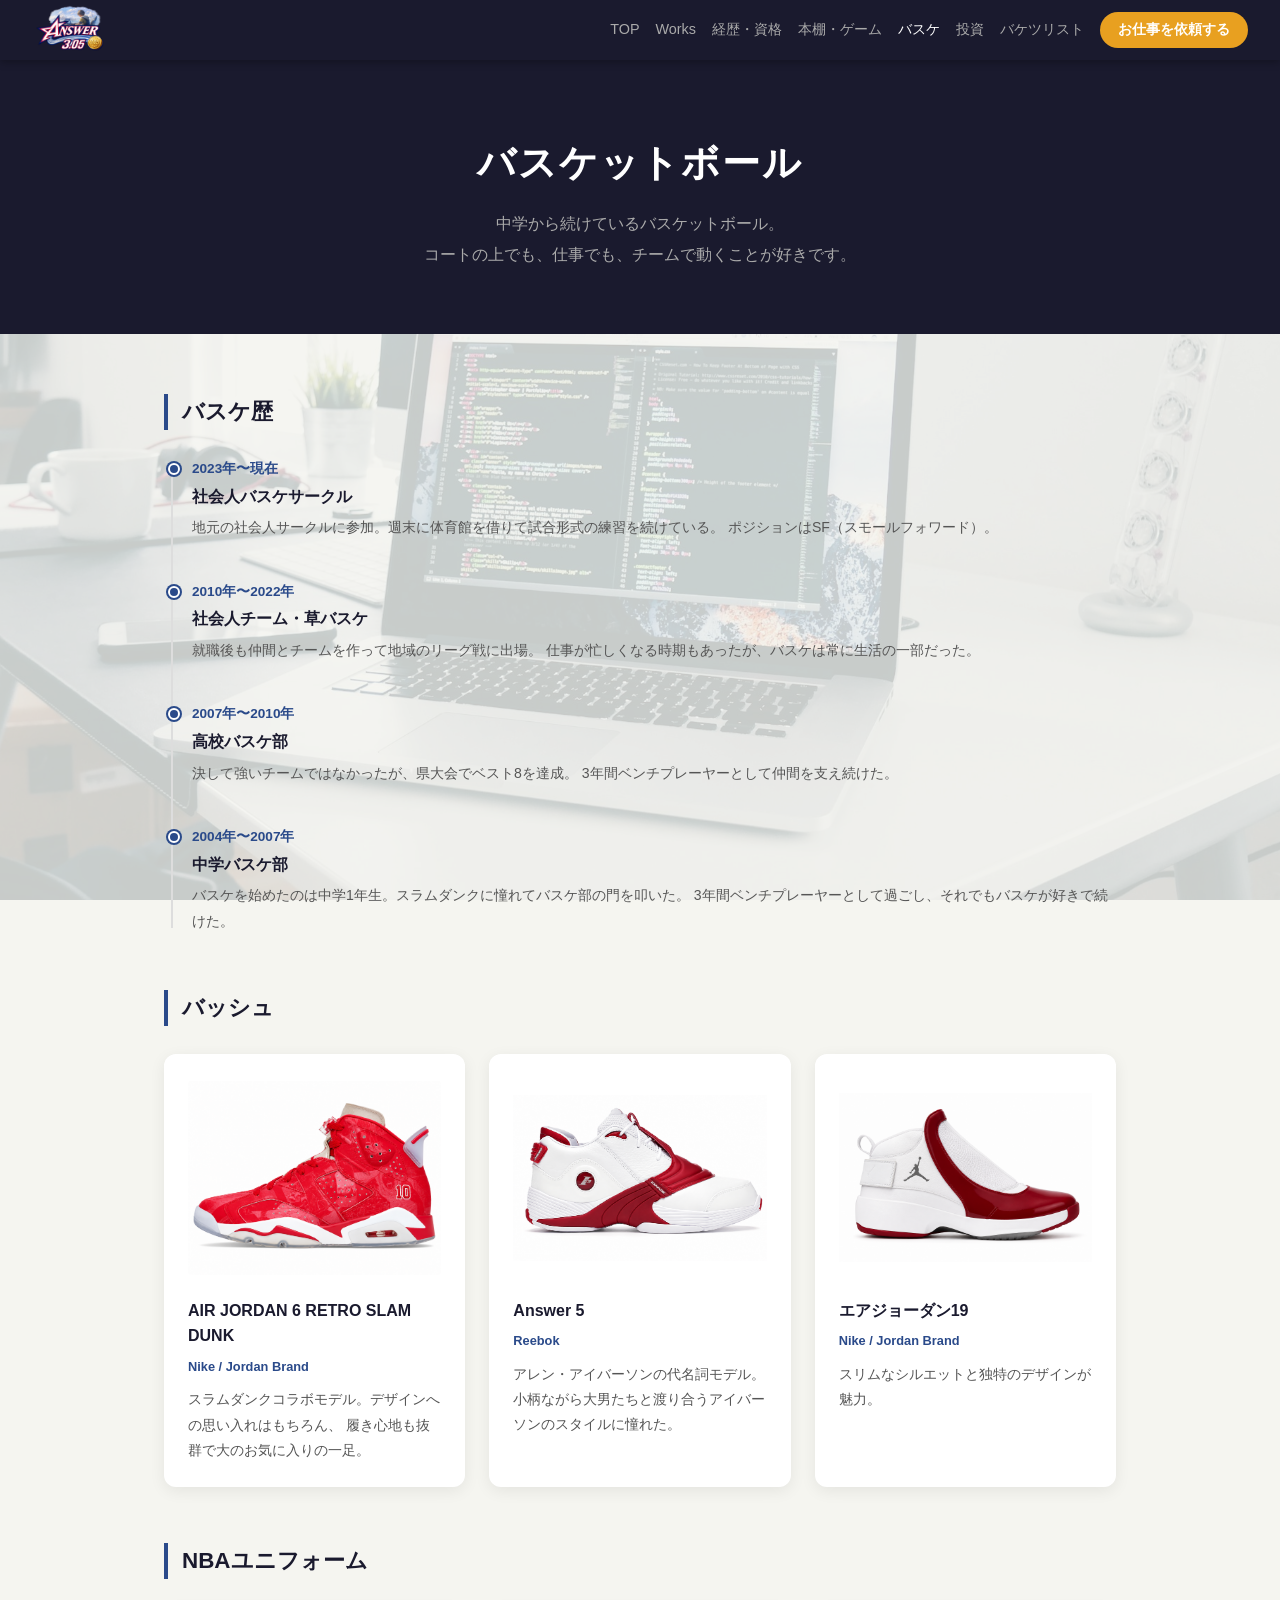
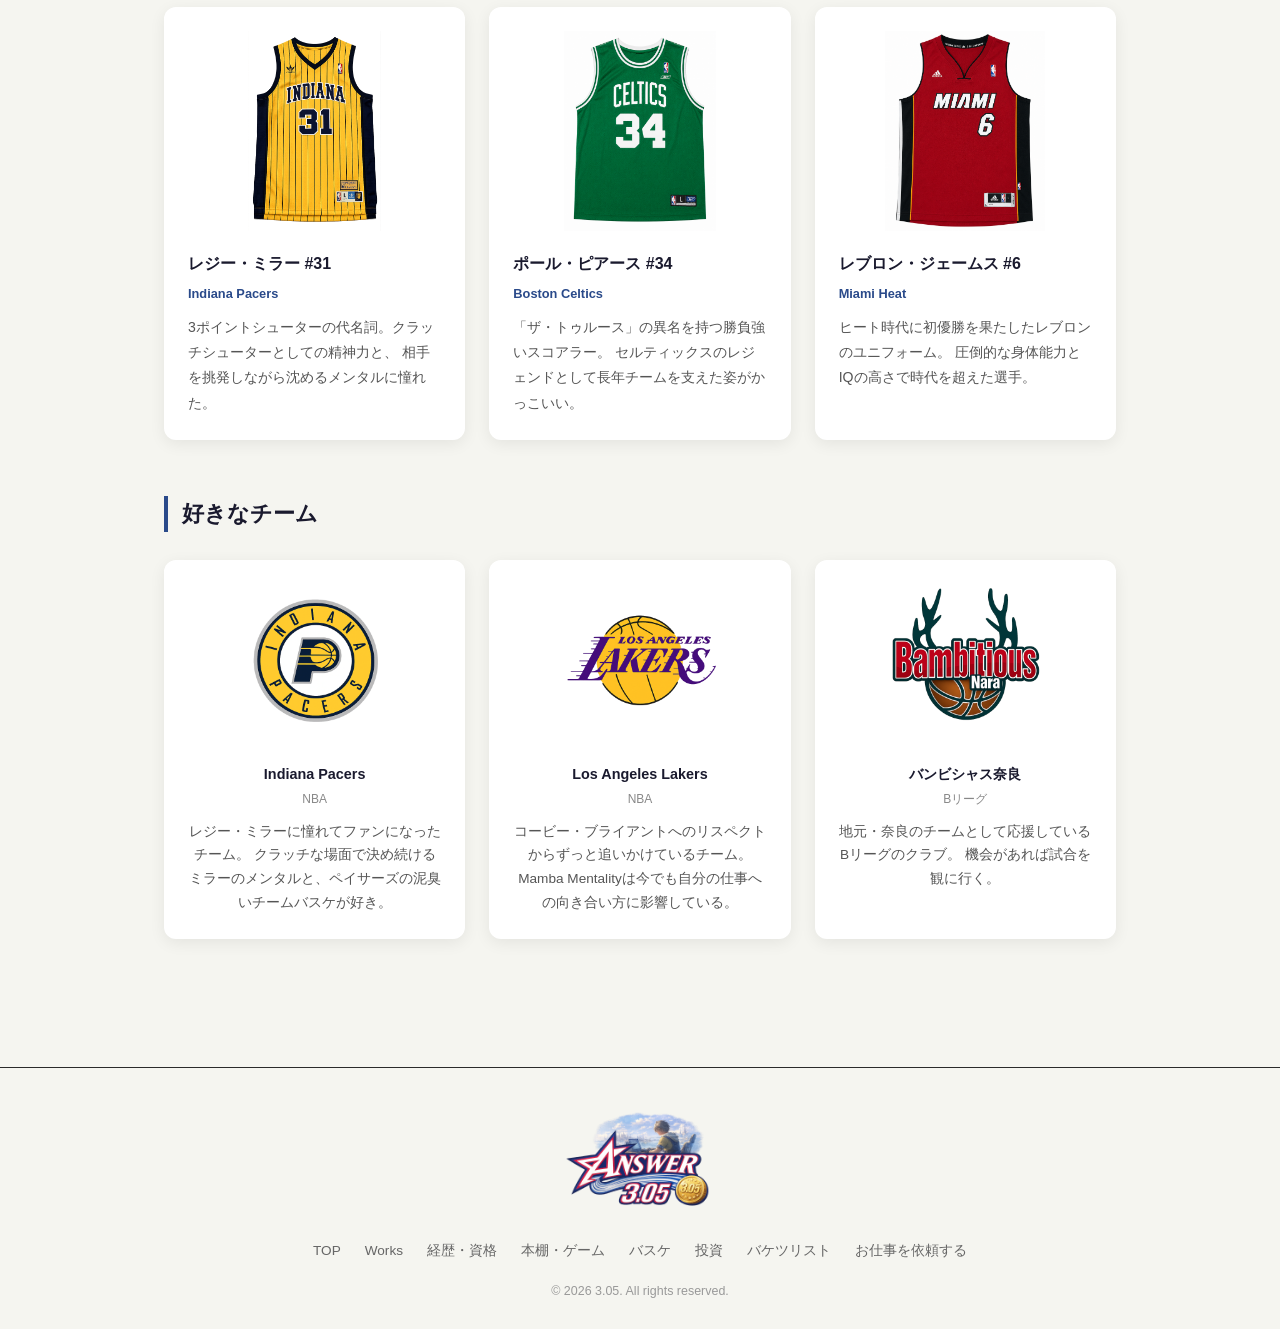
<file: html/basketball.html>
<!DOCTYPE html>
<html lang="ja">
<head>
  <meta charset="UTF-8">
  <meta name="viewport" content="width=device-width, initial-scale=1.0">
  <title>バスケ | 3.05</title>
  <meta name="description" content="フリーランスWebクリエイター3.05のバスケットボールページ。NBA・バスケについての思いや情報を発信しています。">
  <meta name="robots" content="index, follow">
  <link rel="canonical" href="https://team305-lc.github.io/answer305/html/basketball.html">
  <meta property="og:type" content="website">
  <meta property="og:locale" content="ja_JP">
  <meta property="og:url" content="https://team305-lc.github.io/answer305/html/basketball.html">
  <meta property="og:title" content="バスケ | 3.05">
  <meta property="og:description" content="フリーランスWebクリエイター3.05のバスケットボールページ。NBA・バスケについての思いや情報を発信しています。">
  <meta property="og:image" content="https://team305-lc.github.io/answer305/img/philosophy_01.jpg">
  <meta name="twitter:card" content="summary_large_image">
  <meta name="twitter:title" content="バスケ | 3.05">
  <meta name="twitter:description" content="フリーランスWebクリエイター3.05のバスケットボールページ。NBA・バスケについての思いや情報を発信しています。">
  <meta name="twitter:image" content="https://team305-lc.github.io/answer305/img/philosophy_01.jpg">
  <link rel="icon" href="../img/favicon.png" type="image/png">
  <link rel="stylesheet" href="../css/style.css">
  <!-- Google tag (gtag.js) -->
  <script async src="https://www.googletagmanager.com/gtag/js?id=G-LWTHTBH3Q8"></script>
  <script>
    window.dataLayer = window.dataLayer || [];
    function gtag(){dataLayer.push(arguments);}
    gtag('js', new Date());
    gtag('config', 'G-LWTHTBH3Q8');
  </script>
</head>
<body data-page="basketball">

  <header></header>
  <div class="mobile-menu" id="mobileMenu"></div>

  <!-- ヒーロー -->
  <div class="page-hero">
    <h1>バスケットボール</h1>
    <p>
      中学から続けているバスケットボール。<br>
      コートの上でも、仕事でも、チームで動くことが好きです。
    </p>
  </div>

  <div class="page-body">

    <!-- ===== バスケ歴 ===== -->
    <h2 class="page-section-heading">バスケ歴</h2>

    <div class="career-timeline">

      <div class="career-item">
        <div class="career-period">2023年〜現在</div>
        <div class="career-content">
          <div class="career-title">社会人バスケサークル</div>
          <p class="career-desc">
            地元の社会人サークルに参加。週末に体育館を借りて試合形式の練習を続けている。
            ポジションはSF（スモールフォワード）。
          </p>
        </div>
      </div>

      <div class="career-item">
        <div class="career-period">2010年〜2022年</div>
        <div class="career-content">
          <div class="career-title">社会人チーム・草バスケ</div>
          <p class="career-desc">
            就職後も仲間とチームを作って地域のリーグ戦に出場。
            仕事が忙しくなる時期もあったが、バスケは常に生活の一部だった。
          </p>
        </div>
      </div>

      <div class="career-item">
        <div class="career-period">2007年〜2010年</div>
        <div class="career-content">
          <div class="career-title">高校バスケ部</div>
          <p class="career-desc">
            決して強いチームではなかったが、県大会でベスト8を達成。
            3年間ベンチプレーヤーとして仲間を支え続けた。
          </p>
        </div>
      </div>

      <div class="career-item">
        <div class="career-period">2004年〜2007年</div>
        <div class="career-content">
          <div class="career-title">中学バスケ部</div>
          <p class="career-desc">
            バスケを始めたのは中学1年生。スラムダンクに憧れてバスケ部の門を叩いた。
            3年間ベンチプレーヤーとして過ごし、それでもバスケが好きで続けた。
          </p>
        </div>
      </div>

    </div>

    <!-- ===== バッシュ ===== -->
    <h2 class="page-section-heading">バッシュ</h2>

    <div class="bball-grid">

      <div class="bball-card">
        <img src="../img/slamdunk_shoes.png" alt="AIR JORDAN 6 RETRO SLAM DUNK" class="bball-card-img">
        <div class="bball-card-title">AIR JORDAN 6 RETRO SLAM DUNK</div>
        <div class="bball-card-brand">Nike / Jordan Brand</div>
        <p class="bball-card-text">
          スラムダンクコラボモデル。デザインへの思い入れはもちろん、
          履き心地も抜群で大のお気に入りの一足。
        </p>
      </div>

      <div class="bball-card">
        <img src="../img/iverson_shoes.png" alt="Answer 5" class="bball-card-img">
        <div class="bball-card-title">Answer 5</div>
        <div class="bball-card-brand">Reebok</div>
        <p class="bball-card-text">
          アレン・アイバーソンの代名詞モデル。小柄ながら大男たちと渡り合うアイバーソンのスタイルに憧れた。
        </p>
      </div>

      <div class="bball-card">
        <img src="../img/jordan_shoes.png" alt="エアジョーダン19" class="bball-card-img">
        <div class="bball-card-title">エアジョーダン19</div>
        <div class="bball-card-brand">Nike / Jordan Brand</div>
        <p class="bball-card-text">
          スリムなシルエットと独特のデザインが魅力。
        </p>
      </div>

    </div>

    <!-- ===== NBAユニフォーム ===== -->
    <h2 class="page-section-heading">NBAユニフォーム</h2>

    <div class="bball-grid">

      <div class="bball-card">
        <img src="../img/miller_uniform.png" alt="レジー・ミラー ペイサーズ" class="bball-card-img">
        <div class="bball-card-title">レジー・ミラー #31</div>
        <div class="bball-card-brand">Indiana Pacers</div>
        <p class="bball-card-text">
          3ポイントシューターの代名詞。クラッチシューターとしての精神力と、
          相手を挑発しながら沈めるメンタルに憧れた。
        </p>
      </div>

      <div class="bball-card">
        <img src="../img/pierce_uniform.png" alt="ポール・ピアース セルティックス" class="bball-card-img">
        <div class="bball-card-title">ポール・ピアース #34</div>
        <div class="bball-card-brand">Boston Celtics</div>
        <p class="bball-card-text">
          「ザ・トゥルース」の異名を持つ勝負強いスコアラー。
          セルティックスのレジェンドとして長年チームを支えた姿がかっこいい。
        </p>
      </div>

      <div class="bball-card">
        <img src="../img/lebron_uniform_heat.png" alt="レブロン・ジェームス ヒート" class="bball-card-img">
        <div class="bball-card-title">レブロン・ジェームス #6</div>
        <div class="bball-card-brand">Miami Heat</div>
        <p class="bball-card-text">
          ヒート時代に初優勝を果たしたレブロンのユニフォーム。
          圧倒的な身体能力とIQの高さで時代を超えた選手。
        </p>
      </div>

    </div>

    <!-- ===== 好きなチーム ===== -->
    <h2 class="page-section-heading">好きなチーム</h2>

    <div class="team-grid">

      <div class="team-card">
        <img src="../img/pacers_logo.png" alt="Indiana Pacers" class="team-badge-img">
        <div class="team-name">Indiana Pacers</div>
        <div class="team-league">NBA</div>
        <p class="team-desc">
          レジー・ミラーに憧れてファンになったチーム。
          クラッチな場面で決め続けるミラーのメンタルと、ペイサーズの泥臭いチームバスケが好き。
        </p>
      </div>

      <div class="team-card">
        <img src="../img/lakers_logo.png" alt="LA Lakers" class="team-badge-img">
        <div class="team-name">Los Angeles Lakers</div>
        <div class="team-league">NBA</div>
        <p class="team-desc">
          コービー・ブライアントへのリスペクトからずっと追いかけているチーム。
          Mamba Mentalityは今でも自分の仕事への向き合い方に影響している。
        </p>
      </div>

      <div class="team-card">
        <img src="../img/bambitious_logo.png" alt="バンビシャス奈良" class="team-badge-img">
        <div class="team-name">バンビシャス奈良</div>
        <div class="team-league">Bリーグ</div>
        <p class="team-desc">
          地元・奈良のチームとして応援しているBリーグのクラブ。
          機会があれば試合を観に行く。
        </p>
      </div>

    </div>

  </div>

  <footer></footer>

  <button class="back-to-top" id="backToTop" aria-label="トップへ戻る">↑</button>

  <script src="../js/components.js"></script>
  <script src="../js/main.js"></script>
</body>
</html>
</file>
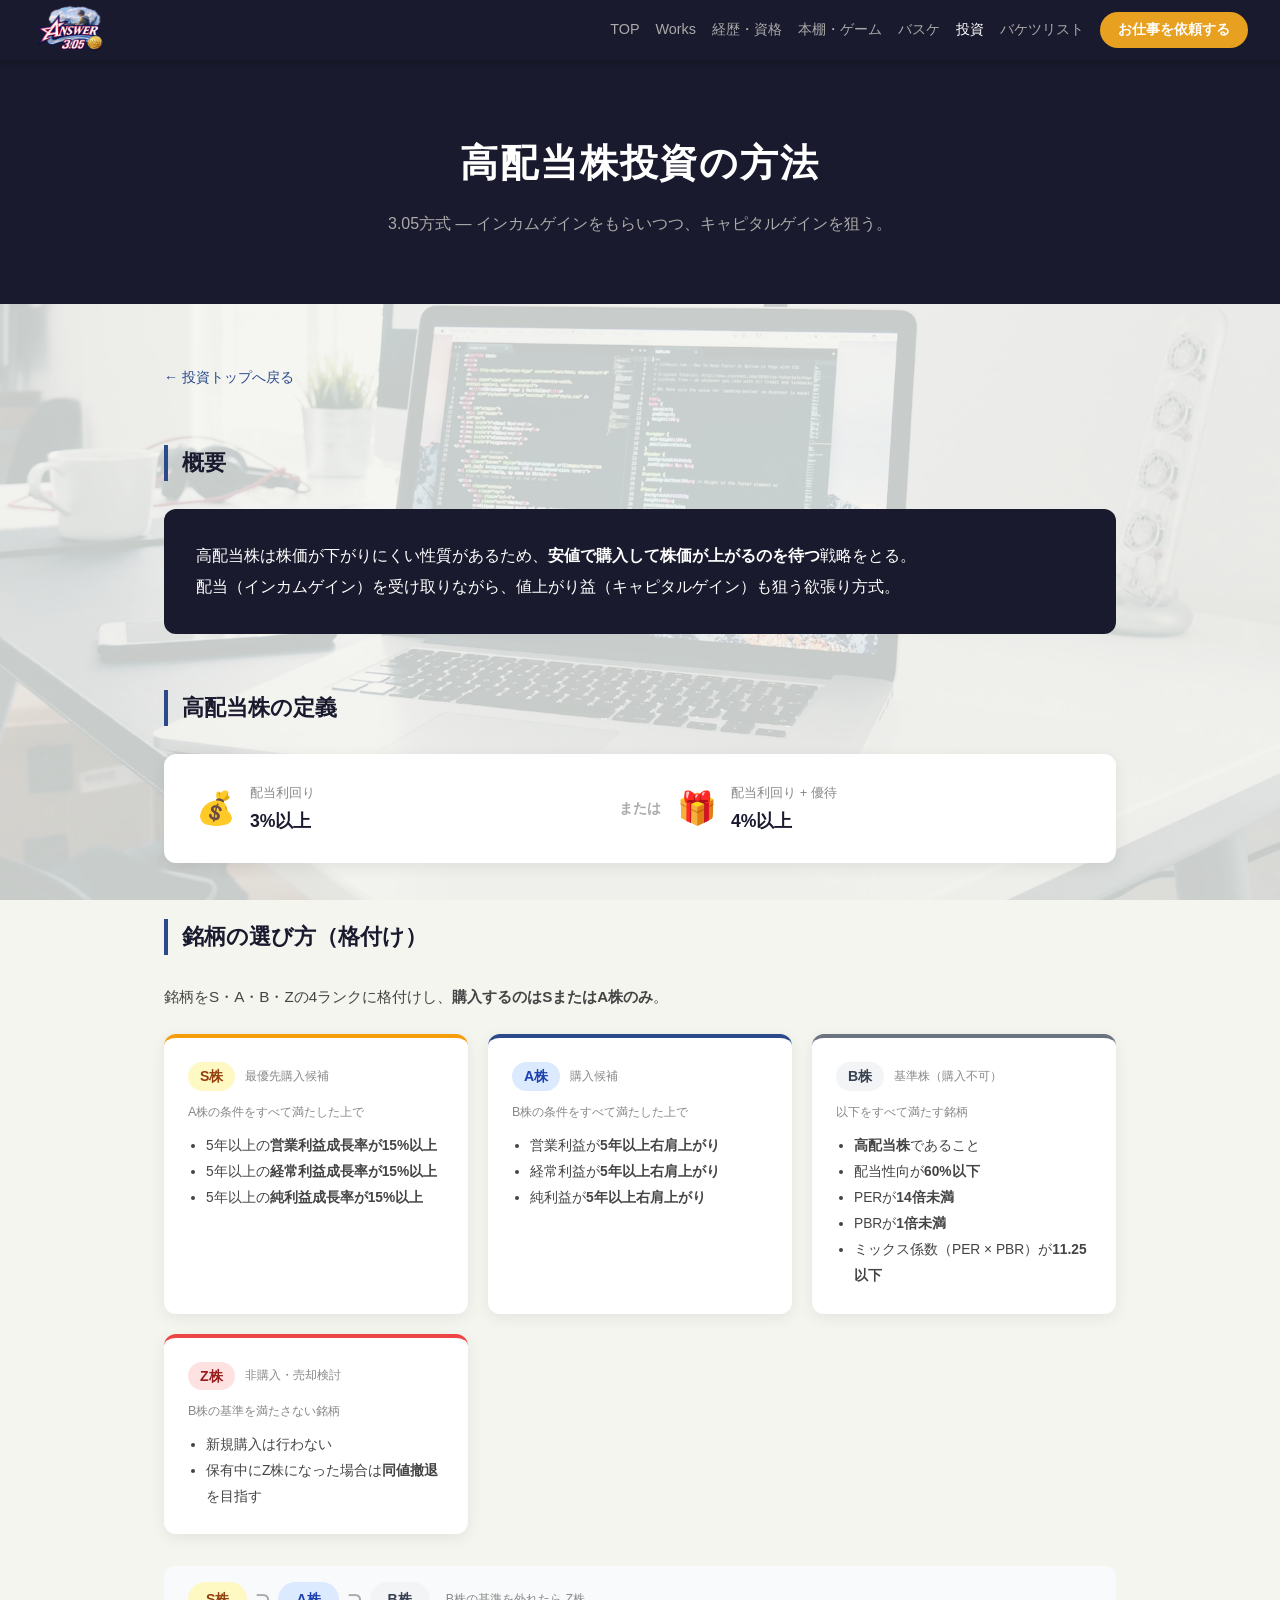
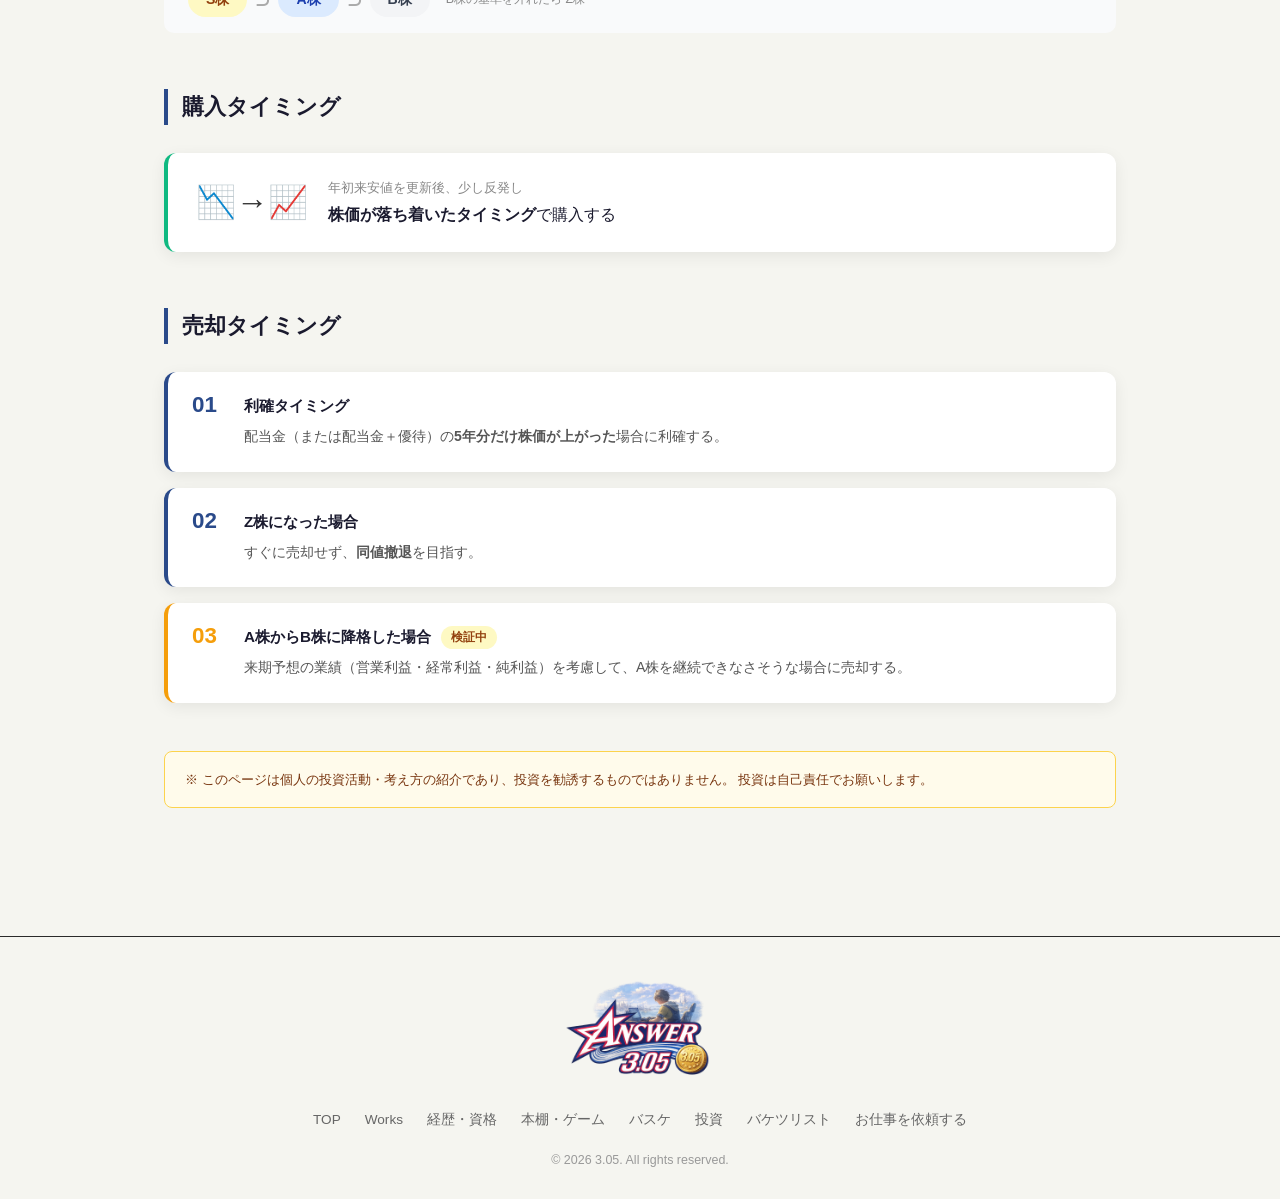
<file: html/dividend.html>
<!DOCTYPE html>
<html lang="ja">
<head>
  <meta charset="UTF-8">
  <meta name="viewport" content="width=device-width, initial-scale=1.0">
  <title>高配当株投資の方法 | 3.05</title>
  <meta name="description" content="3.05方式の高配当株投資。インカムゲインとキャピタルゲインを狙う独自の銘柄格付けと売買タイミング手法を解説。">
  <meta name="robots" content="index, follow">
  <link rel="canonical" href="https://team305-lc.github.io/answer305/html/dividend.html">
  <meta property="og:type" content="website">
  <meta property="og:locale" content="ja_JP">
  <meta property="og:url" content="https://team305-lc.github.io/answer305/html/dividend.html">
  <meta property="og:title" content="高配当株投資の方法 | 3.05">
  <meta property="og:description" content="3.05方式の高配当株投資。インカムゲインとキャピタルゲインを狙う独自の銘柄格付けと売買タイミング手法を解説。">
  <meta property="og:image" content="https://team305-lc.github.io/answer305/img/philosophy_01.jpg">
  <meta name="twitter:card" content="summary_large_image">
  <link rel="icon" href="../img/favicon.png" type="image/png">
  <link rel="stylesheet" href="../css/style.css">
  <!-- Google tag (gtag.js) -->
  <script async src="https://www.googletagmanager.com/gtag/js?id=G-LWTHTBH3Q8"></script>
  <script>
    window.dataLayer = window.dataLayer || [];
    function gtag(){dataLayer.push(arguments);}
    gtag('js', new Date());
    gtag('config', 'G-LWTHTBH3Q8');
  </script>
</head>
<body data-page="investment">

  <header></header>
  <div class="mobile-menu" id="mobileMenu"></div>

  <!-- ヒーロー -->
  <div class="page-hero">
    <h1>高配当株投資の方法</h1>
    <p>3.05方式 — インカムゲインをもらいつつ、キャピタルゲインを狙う。</p>
  </div>

  <div class="page-body">

    <p class="dv-breadcrumb"><a href="investment.html">← 投資トップへ戻る</a></p>

    <!-- ===== 概要 ===== -->
    <h2 class="page-section-heading">概要</h2>
    <div class="invest-philosophy">
      <p>
        高配当株は株価が下がりにくい性質があるため、<strong>安値で購入して株価が上がるのを待つ</strong>戦略をとる。<br>
        配当（インカムゲイン）を受け取りながら、値上がり益（キャピタルゲイン）も狙う欲張り方式。
      </p>
    </div>

    <!-- ===== 高配当株の定義 ===== -->
    <h2 class="page-section-heading">高配当株の定義</h2>
    <div class="dv-definition">
      <div class="dv-def-item">
        <span class="dv-def-icon">💰</span>
        <div>
          <p class="dv-def-label">配当利回り</p>
          <p class="dv-def-val"><strong>3%以上</strong></p>
        </div>
      </div>
      <div class="dv-def-sep">または</div>
      <div class="dv-def-item">
        <span class="dv-def-icon">🎁</span>
        <div>
          <p class="dv-def-label">配当利回り + 優待</p>
          <p class="dv-def-val"><strong>4%以上</strong></p>
        </div>
      </div>
    </div>

    <!-- ===== 銘柄の選び方 ===== -->
    <h2 class="page-section-heading">銘柄の選び方（格付け）</h2>
    <p class="dv-lead">銘柄をS・A・B・Zの4ランクに格付けし、<strong>購入するのはSまたはA株のみ</strong>。</p>

    <div class="dv-rank-grid">

      <div class="dv-rank-card dv-rank-s">
        <div class="dv-rank-header">
          <span class="dv-rank-badge dv-rank-badge--s">S株</span>
          <span class="dv-rank-sub">最優先購入候補</span>
        </div>
        <p class="dv-rank-cond-title">A株の条件をすべて満たした上で</p>
        <ul class="dv-rank-list">
          <li>5年以上の<strong>営業利益成長率が15%以上</strong></li>
          <li>5年以上の<strong>経常利益成長率が15%以上</strong></li>
          <li>5年以上の<strong>純利益成長率が15%以上</strong></li>
        </ul>
      </div>

      <div class="dv-rank-card dv-rank-a">
        <div class="dv-rank-header">
          <span class="dv-rank-badge dv-rank-badge--a">A株</span>
          <span class="dv-rank-sub">購入候補</span>
        </div>
        <p class="dv-rank-cond-title">B株の条件をすべて満たした上で</p>
        <ul class="dv-rank-list">
          <li>営業利益が<strong>5年以上右肩上がり</strong></li>
          <li>経常利益が<strong>5年以上右肩上がり</strong></li>
          <li>純利益が<strong>5年以上右肩上がり</strong></li>
        </ul>
      </div>

      <div class="dv-rank-card dv-rank-b">
        <div class="dv-rank-header">
          <span class="dv-rank-badge dv-rank-badge--b">B株</span>
          <span class="dv-rank-sub">基準株（購入不可）</span>
        </div>
        <p class="dv-rank-cond-title">以下をすべて満たす銘柄</p>
        <ul class="dv-rank-list">
          <li><strong>高配当株</strong>であること</li>
          <li>配当性向が<strong>60%以下</strong></li>
          <li>PERが<strong>14倍未満</strong></li>
          <li>PBRが<strong>1倍未満</strong></li>
          <li>ミックス係数（PER × PBR）が<strong>11.25以下</strong></li>
        </ul>
      </div>

      <div class="dv-rank-card dv-rank-z">
        <div class="dv-rank-header">
          <span class="dv-rank-badge dv-rank-badge--z">Z株</span>
          <span class="dv-rank-sub">非購入・売却検討</span>
        </div>
        <p class="dv-rank-cond-title">B株の基準を満たさない銘柄</p>
        <ul class="dv-rank-list">
          <li>新規購入は行わない</li>
          <li>保有中にZ株になった場合は<strong>同値撤退</strong>を目指す</li>
        </ul>
      </div>

    </div>

    <!-- 格付け階層図 -->
    <div class="dv-hierarchy">
      <div class="dv-hier-item dv-hier-s">S株</div>
      <div class="dv-hier-arrow">⊃</div>
      <div class="dv-hier-item dv-hier-a">A株</div>
      <div class="dv-hier-arrow">⊃</div>
      <div class="dv-hier-item dv-hier-b">B株</div>
      <div class="dv-hier-note">B株の基準を外れたら Z株</div>
    </div>

    <!-- ===== 購入タイミング ===== -->
    <h2 class="page-section-heading">購入タイミング</h2>
    <div class="dv-timing-box dv-timing-buy">
      <span class="dv-timing-icon">📉→📈</span>
      <div>
        <p class="dv-timing-label">年初来安値を更新後、少し反発し</p>
        <p class="dv-timing-main"><strong>株価が落ち着いたタイミング</strong>で購入する</p>
      </div>
    </div>

    <!-- ===== 売却タイミング ===== -->
    <h2 class="page-section-heading">売却タイミング</h2>

    <div class="dv-sell-list">
      <div class="dv-sell-item">
        <span class="dv-sell-num">01</span>
        <div>
          <p class="dv-sell-title">利確タイミング</p>
          <p class="dv-sell-desc">配当金（または配当金＋優待）の<strong>5年分だけ株価が上がった</strong>場合に利確する。</p>
        </div>
      </div>
      <div class="dv-sell-item">
        <span class="dv-sell-num">02</span>
        <div>
          <p class="dv-sell-title">Z株になった場合</p>
          <p class="dv-sell-desc">すぐに売却せず、<strong>同値撤退</strong>を目指す。</p>
        </div>
      </div>
      <div class="dv-sell-item dv-sell-item--verify">
        <span class="dv-sell-num">03</span>
        <div>
          <p class="dv-sell-title">A株からB株に降格した場合 <span class="dv-sell-badge">検証中</span></p>
          <p class="dv-sell-desc">来期予想の業績（営業利益・経常利益・純利益）を考慮して、A株を継続できなさそうな場合に売却する。</p>
        </div>
      </div>
    </div>

    <!-- 免責 -->
    <p class="invest-disclaimer">
      ※ このページは個人の投資活動・考え方の紹介であり、投資を勧誘するものではありません。
      投資は自己責任でお願いします。
    </p>

  </div>

  <footer></footer>

  <button class="back-to-top" id="backToTop" aria-label="トップへ戻る">↑</button>

  <script src="../js/components.js"></script>
  <script src="../js/main.js"></script>
</body>
</html>
</file>
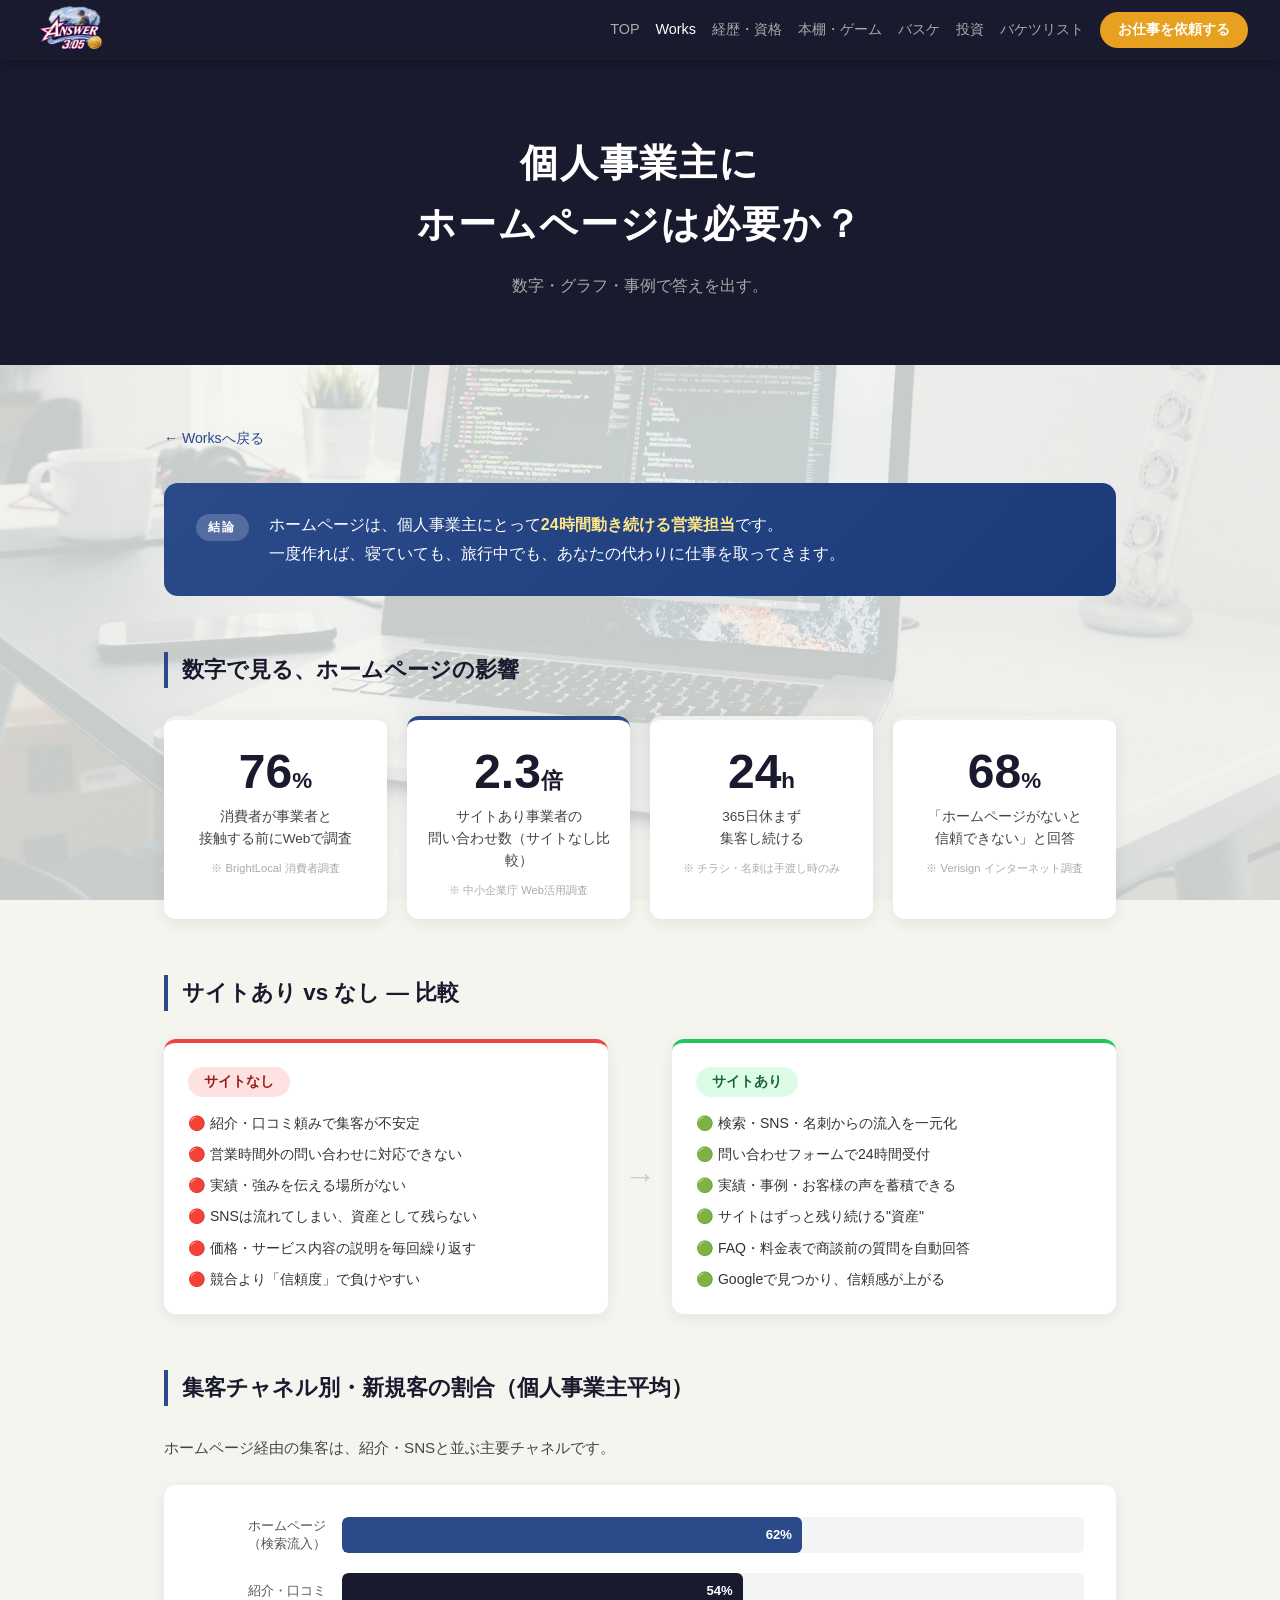
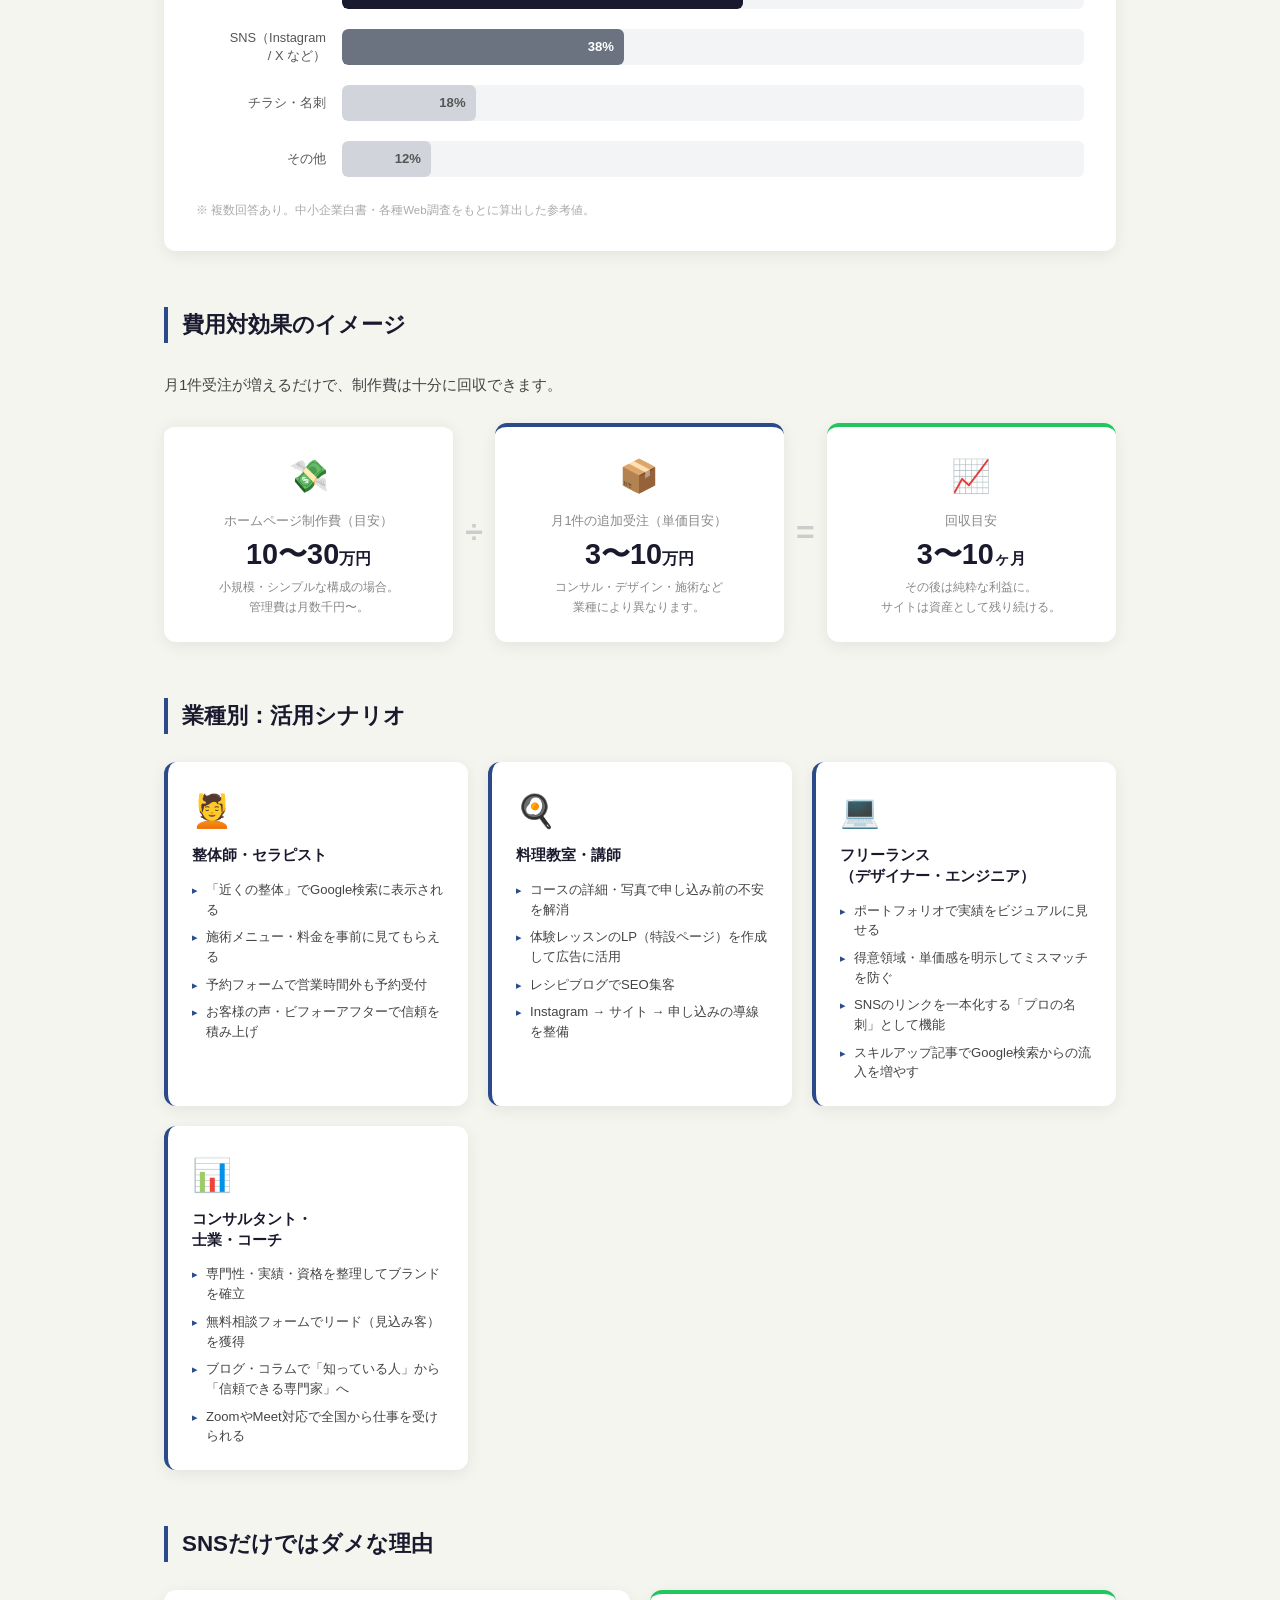
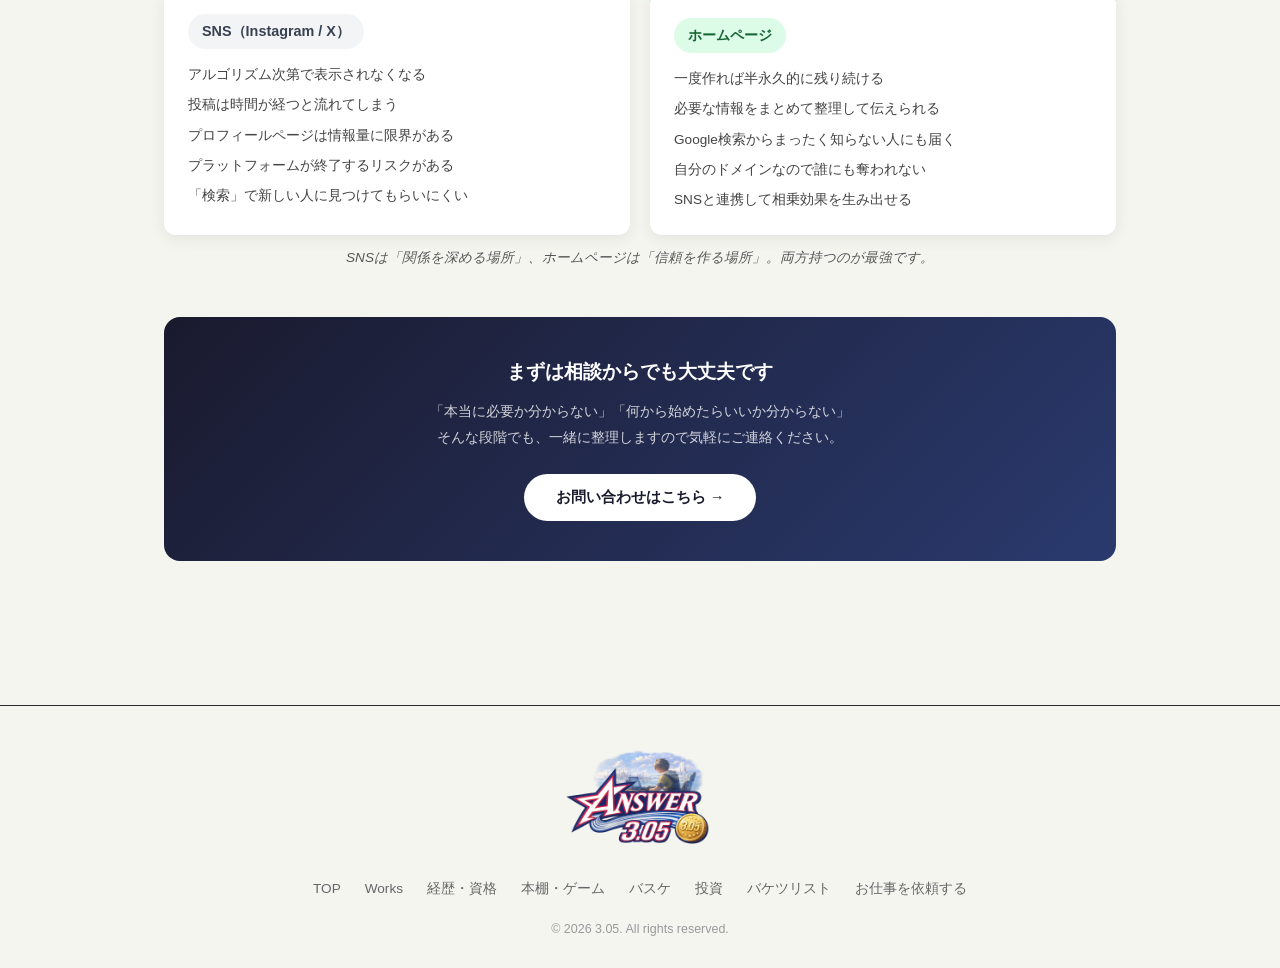
<file: html/freelance.html>
<!DOCTYPE html>
<html lang="ja">
<head>
  <meta charset="UTF-8">
  <meta name="viewport" content="width=device-width, initial-scale=1.0">
  <title>個人事業主にとってのホームページの価値 | 3.05</title>
  <meta name="description" content="個人事業主がホームページを持つことで得られる具体的なメリットを、数字・グラフ・事例でわかりやすく解説します。">
  <meta name="robots" content="noindex, follow">
  <link rel="icon" href="../img/favicon.png" type="image/png">
  <link rel="stylesheet" href="../css/style.css">
  <!-- Google tag (gtag.js) -->
  <script async src="https://www.googletagmanager.com/gtag/js?id=G-LWTHTBH3Q8"></script>
  <script>
    window.dataLayer = window.dataLayer || [];
    function gtag(){dataLayer.push(arguments);}
    gtag('js', new Date());
    gtag('config', 'G-LWTHTBH3Q8');
  </script>
</head>
<body data-page="works">

  <header></header>
  <div class="mobile-menu" id="mobileMenu"></div>

  <!-- ヒーロー -->
  <div class="page-hero">
    <h1>個人事業主に<br>ホームページは必要か？</h1>
    <p>数字・グラフ・事例で答えを出す。</p>
  </div>

  <div class="page-body">

    <p class="dv-breadcrumb"><a href="works.html">← Worksへ戻る</a></p>

    <!-- ===== 結論 ===== -->
    <div class="fl-conclusion">
      <span class="fl-conclusion-label">結論</span>
      <p class="fl-conclusion-text">
        ホームページは、個人事業主にとって<strong>24時間動き続ける営業担当</strong>です。<br>
        一度作れば、寝ていても、旅行中でも、あなたの代わりに仕事を取ってきます。
      </p>
    </div>

    <!-- ===== 数字で見る ===== -->
    <h2 class="page-section-heading">数字で見る、ホームページの影響</h2>

    <div class="fl-stats-grid">
      <div class="fl-stat-card">
        <p class="fl-stat-num">76<span class="fl-stat-unit">%</span></p>
        <p class="fl-stat-label">消費者が事業者と<br>接触する前にWebで調査</p>
        <p class="fl-stat-source">※ BrightLocal 消費者調査</p>
      </div>
      <div class="fl-stat-card fl-stat-card--accent">
        <p class="fl-stat-num">2.3<span class="fl-stat-unit">倍</span></p>
        <p class="fl-stat-label">サイトあり事業者の<br>問い合わせ数（サイトなし比較）</p>
        <p class="fl-stat-source">※ 中小企業庁 Web活用調査</p>
      </div>
      <div class="fl-stat-card">
        <p class="fl-stat-num">24<span class="fl-stat-unit">h</span></p>
        <p class="fl-stat-label">365日休まず<br>集客し続ける</p>
        <p class="fl-stat-source">※ チラシ・名刺は手渡し時のみ</p>
      </div>
      <div class="fl-stat-card">
        <p class="fl-stat-num">68<span class="fl-stat-unit">%</span></p>
        <p class="fl-stat-label">「ホームページがないと<br>信頼できない」と回答</p>
        <p class="fl-stat-source">※ Verisign インターネット調査</p>
      </div>
    </div>

    <!-- ===== サイトあり vs なし ===== -->
    <h2 class="page-section-heading">サイトあり vs なし — 比較</h2>

    <div class="fl-compare-grid">

      <div class="fl-compare-card fl-compare-card--no">
        <div class="fl-compare-header">
          <span class="fl-compare-badge fl-compare-badge--no">サイトなし</span>
        </div>
        <ul class="fl-compare-list">
          <li>🔴 紹介・口コミ頼みで集客が不安定</li>
          <li>🔴 営業時間外の問い合わせに対応できない</li>
          <li>🔴 実績・強みを伝える場所がない</li>
          <li>🔴 SNSは流れてしまい、資産として残らない</li>
          <li>🔴 価格・サービス内容の説明を毎回繰り返す</li>
          <li>🔴 競合より「信頼度」で負けやすい</li>
        </ul>
      </div>

      <div class="fl-compare-arrow">→</div>

      <div class="fl-compare-card fl-compare-card--yes">
        <div class="fl-compare-header">
          <span class="fl-compare-badge fl-compare-badge--yes">サイトあり</span>
        </div>
        <ul class="fl-compare-list">
          <li>🟢 検索・SNS・名刺からの流入を一元化</li>
          <li>🟢 問い合わせフォームで24時間受付</li>
          <li>🟢 実績・事例・お客様の声を蓄積できる</li>
          <li>🟢 サイトはずっと残り続ける"資産"</li>
          <li>🟢 FAQ・料金表で商談前の質問を自動回答</li>
          <li>🟢 Googleで見つかり、信頼感が上がる</li>
        </ul>
      </div>

    </div>

    <!-- ===== バーチャート：集客チャネル ===== -->
    <h2 class="page-section-heading">集客チャネル別・新規客の割合（個人事業主平均）</h2>
    <p class="dv-lead">ホームページ経由の集客は、紹介・SNSと並ぶ主要チャネルです。</p>

    <div class="fl-chart-wrap">
      <div class="fl-bar-row">
        <span class="fl-bar-label">ホームページ<br>（検索流入）</span>
        <div class="fl-bar-track">
          <div class="fl-bar fl-bar--accent" style="--w:62%">
            <span class="fl-bar-val">62%</span>
          </div>
        </div>
      </div>
      <div class="fl-bar-row">
        <span class="fl-bar-label">紹介・口コミ</span>
        <div class="fl-bar-track">
          <div class="fl-bar fl-bar--navy" style="--w:54%">
            <span class="fl-bar-val">54%</span>
          </div>
        </div>
      </div>
      <div class="fl-bar-row">
        <span class="fl-bar-label">SNS（Instagram<br>/ X など）</span>
        <div class="fl-bar-track">
          <div class="fl-bar fl-bar--mid" style="--w:38%">
            <span class="fl-bar-val">38%</span>
          </div>
        </div>
      </div>
      <div class="fl-bar-row">
        <span class="fl-bar-label">チラシ・名刺</span>
        <div class="fl-bar-track">
          <div class="fl-bar fl-bar--muted" style="--w:18%">
            <span class="fl-bar-val">18%</span>
          </div>
        </div>
      </div>
      <div class="fl-bar-row">
        <span class="fl-bar-label">その他</span>
        <div class="fl-bar-track">
          <div class="fl-bar fl-bar--muted" style="--w:12%">
            <span class="fl-bar-val">12%</span>
          </div>
        </div>
      </div>
      <p class="fl-chart-note">※ 複数回答あり。中小企業白書・各種Web調査をもとに算出した参考値。</p>
    </div>

    <!-- ===== 費用対効果 ===== -->
    <h2 class="page-section-heading">費用対効果のイメージ</h2>
    <p class="dv-lead">月1件受注が増えるだけで、制作費は十分に回収できます。</p>

    <div class="fl-roi-grid">

      <div class="fl-roi-card">
        <p class="fl-roi-icon">💸</p>
        <p class="fl-roi-title">ホームページ制作費（目安）</p>
        <p class="fl-roi-num">10〜30<span class="fl-roi-unit">万円</span></p>
        <p class="fl-roi-desc">小規模・シンプルな構成の場合。<br>管理費は月数千円〜。</p>
      </div>

      <div class="fl-roi-arrow">÷</div>

      <div class="fl-roi-card fl-roi-card--accent">
        <p class="fl-roi-icon">📦</p>
        <p class="fl-roi-title">月1件の追加受注（単価目安）</p>
        <p class="fl-roi-num">3〜10<span class="fl-roi-unit">万円</span></p>
        <p class="fl-roi-desc">コンサル・デザイン・施術など<br>業種により異なります。</p>
      </div>

      <div class="fl-roi-arrow">=</div>

      <div class="fl-roi-card fl-roi-card--result">
        <p class="fl-roi-icon">📈</p>
        <p class="fl-roi-title">回収目安</p>
        <p class="fl-roi-num">3〜10<span class="fl-roi-unit">ヶ月</span></p>
        <p class="fl-roi-desc">その後は純粋な利益に。<br>サイトは資産として残り続ける。</p>
      </div>

    </div>

    <!-- ===== 業種別シナリオ ===== -->
    <h2 class="page-section-heading">業種別：活用シナリオ</h2>

    <div class="fl-scenario-grid">

      <div class="fl-scenario-card">
        <span class="fl-scenario-icon">💆</span>
        <p class="fl-scenario-type">整体師・セラピスト</p>
        <ul class="fl-scenario-list">
          <li>「近くの整体」でGoogle検索に表示される</li>
          <li>施術メニュー・料金を事前に見てもらえる</li>
          <li>予約フォームで営業時間外も予約受付</li>
          <li>お客様の声・ビフォーアフターで信頼を積み上げ</li>
        </ul>
      </div>

      <div class="fl-scenario-card">
        <span class="fl-scenario-icon">🍳</span>
        <p class="fl-scenario-type">料理教室・講師</p>
        <ul class="fl-scenario-list">
          <li>コースの詳細・写真で申し込み前の不安を解消</li>
          <li>体験レッスンのLP（特設ページ）を作成して広告に活用</li>
          <li>レシピブログでSEO集客</li>
          <li>Instagram → サイト → 申し込みの導線を整備</li>
        </ul>
      </div>

      <div class="fl-scenario-card">
        <span class="fl-scenario-icon">💻</span>
        <p class="fl-scenario-type">フリーランス<br>（デザイナー・エンジニア）</p>
        <ul class="fl-scenario-list">
          <li>ポートフォリオで実績をビジュアルに見せる</li>
          <li>得意領域・単価感を明示してミスマッチを防ぐ</li>
          <li>SNSのリンクを一本化する「プロの名刺」として機能</li>
          <li>スキルアップ記事でGoogle検索からの流入を増やす</li>
        </ul>
      </div>

      <div class="fl-scenario-card">
        <span class="fl-scenario-icon">📊</span>
        <p class="fl-scenario-type">コンサルタント・<br>士業・コーチ</p>
        <ul class="fl-scenario-list">
          <li>専門性・実績・資格を整理してブランドを確立</li>
          <li>無料相談フォームでリード（見込み客）を獲得</li>
          <li>ブログ・コラムで「知っている人」から「信頼できる専門家」へ</li>
          <li>ZoomやMeet対応で全国から仕事を受けられる</li>
        </ul>
      </div>

    </div>

    <!-- ===== SNSとの違い ===== -->
    <h2 class="page-section-heading">SNSだけではダメな理由</h2>

    <div class="fl-sns-compare">
      <div class="fl-sns-col">
        <p class="fl-sns-head fl-sns-head--sns">SNS（Instagram / X）</p>
        <ul class="fl-sns-list">
          <li>アルゴリズム次第で表示されなくなる</li>
          <li>投稿は時間が経つと流れてしまう</li>
          <li>プロフィールページは情報量に限界がある</li>
          <li>プラットフォームが終了するリスクがある</li>
          <li>「検索」で新しい人に見つけてもらいにくい</li>
        </ul>
      </div>
      <div class="fl-sns-col fl-sns-col--hp">
        <p class="fl-sns-head fl-sns-head--hp">ホームページ</p>
        <ul class="fl-sns-list">
          <li>一度作れば半永久的に残り続ける</li>
          <li>必要な情報をまとめて整理して伝えられる</li>
          <li>Google検索からまったく知らない人にも届く</li>
          <li>自分のドメインなので誰にも奪われない</li>
          <li>SNSと連携して相乗効果を生み出せる</li>
        </ul>
      </div>
    </div>
    <p class="fl-sns-note">SNSは「関係を深める場所」、ホームページは「信頼を作る場所」。両方持つのが最強です。</p>

    <!-- ===== CTA ===== -->
    <div class="fl-cta-box">
      <p class="fl-cta-title">まずは相談からでも大丈夫です</p>
      <p class="fl-cta-desc">
        「本当に必要か分からない」「何から始めたらいいか分からない」<br>
        そんな段階でも、一緒に整理しますので気軽にご連絡ください。
      </p>
      <a href="contact.html" class="fl-cta-btn">お問い合わせはこちら →</a>
    </div>

  </div>

  <footer></footer>

  <button class="back-to-top" id="backToTop" aria-label="トップへ戻る">↑</button>

  <script src="../js/components.js"></script>
  <script src="../js/main.js"></script>
</body>
</html>
</file>
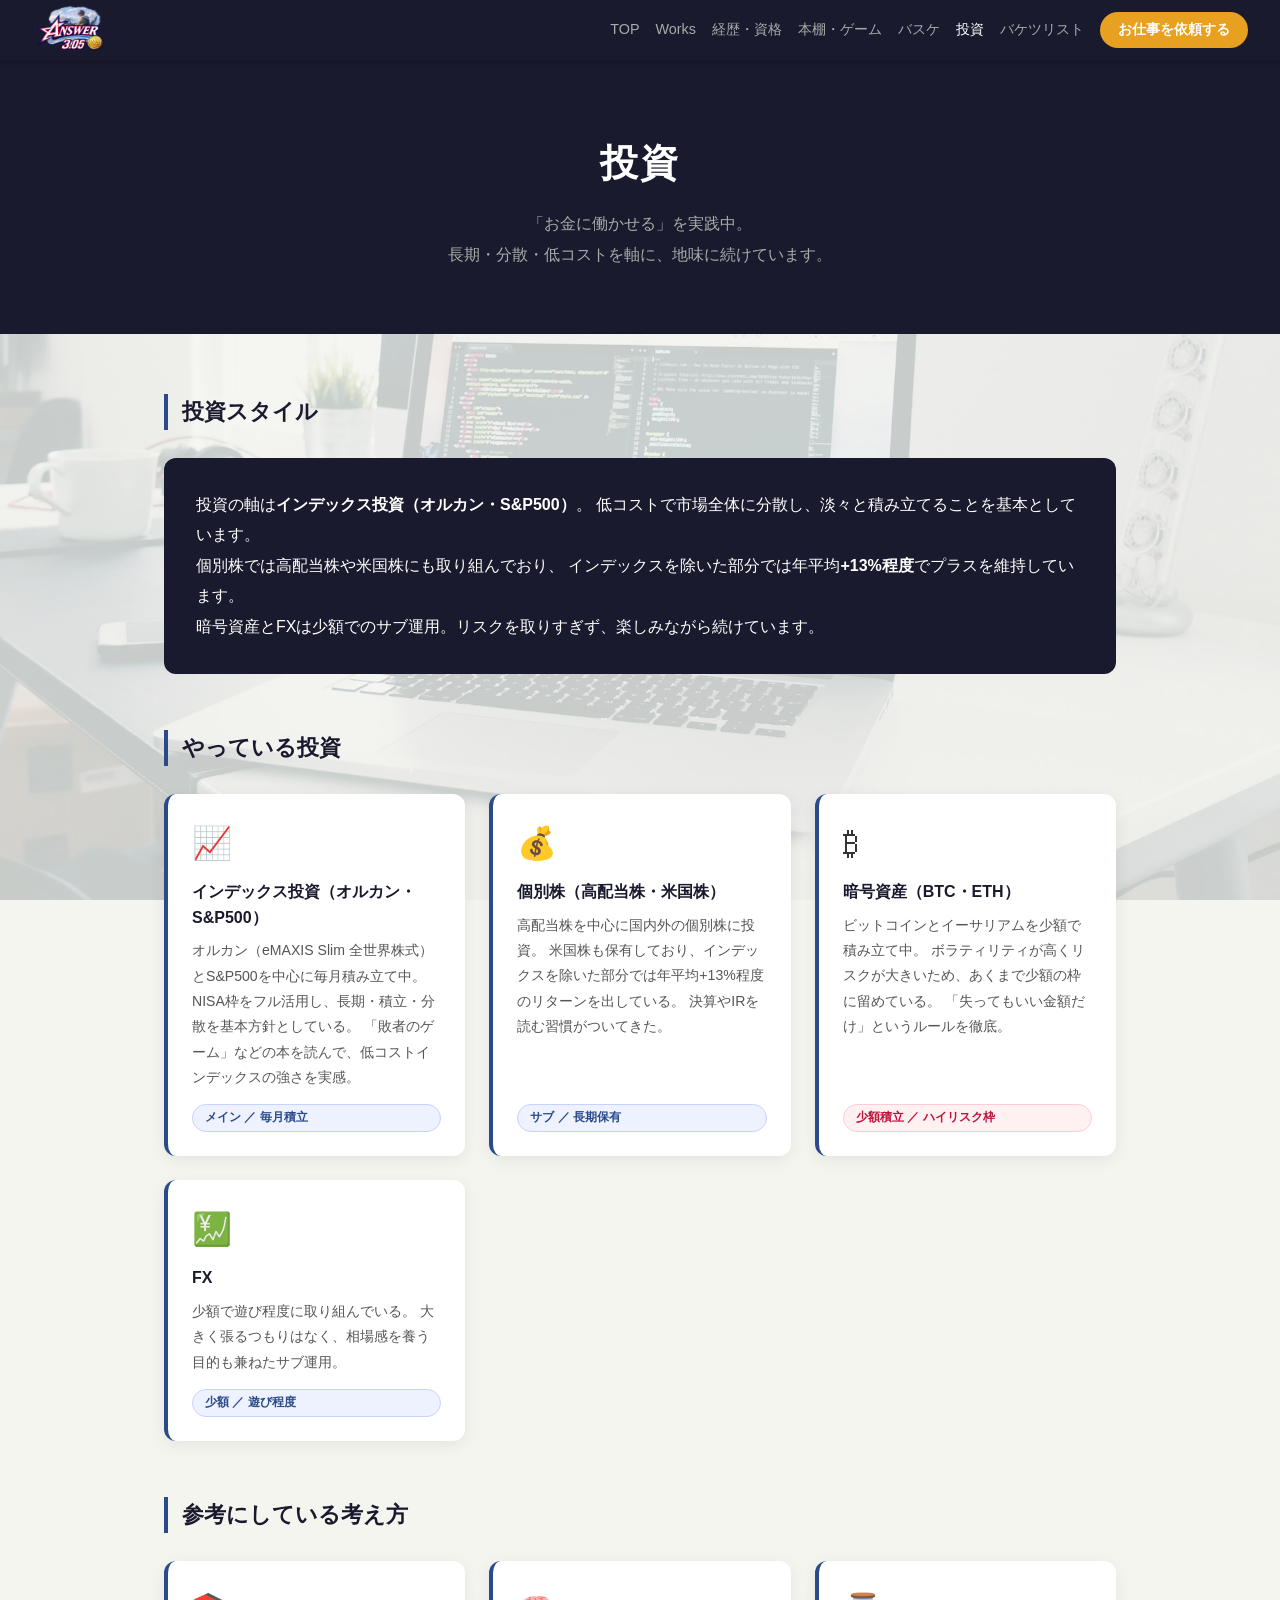
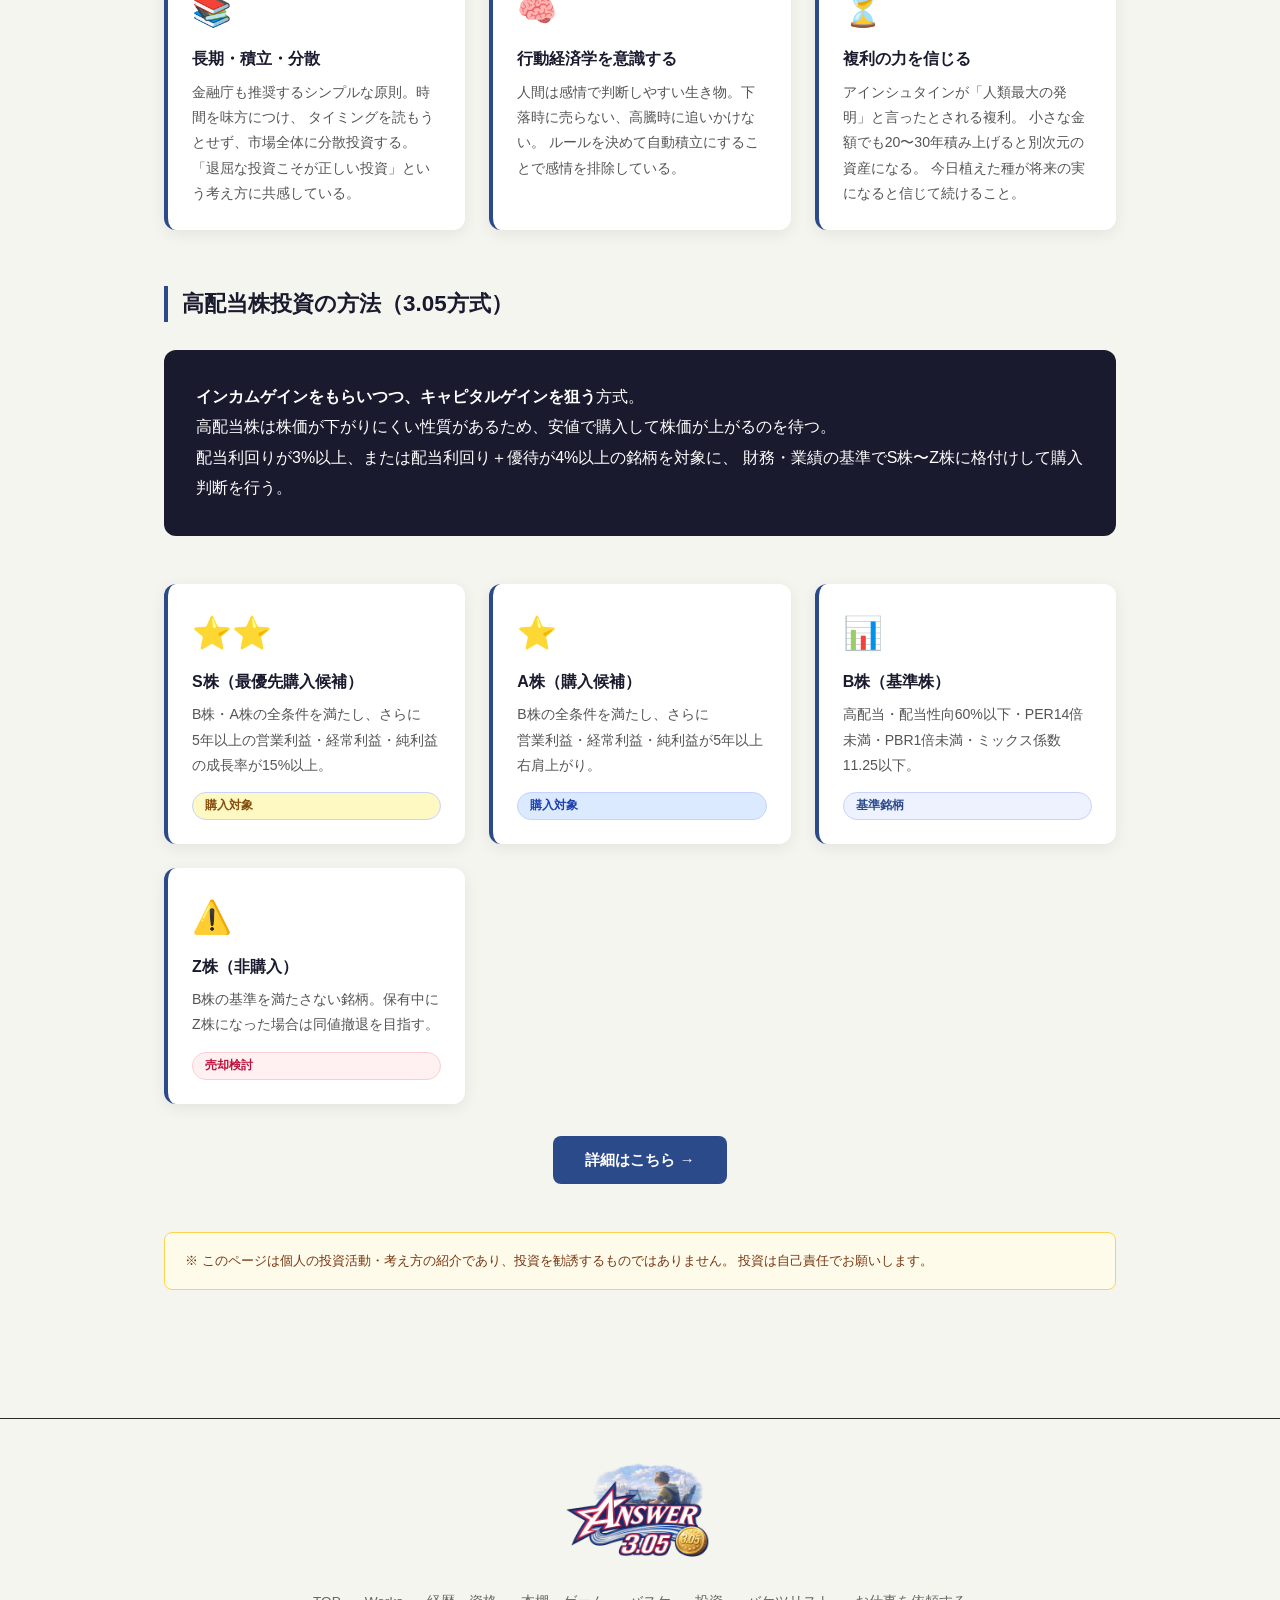
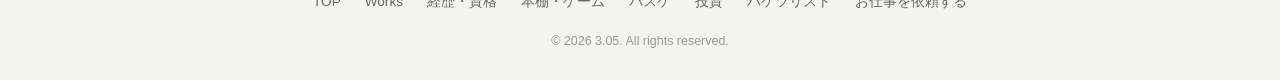
<file: html/investment.html>
<!DOCTYPE html>
<html lang="ja">
<head>
  <meta charset="UTF-8">
  <meta name="viewport" content="width=device-width, initial-scale=1.0">
  <title>投資 | 3.05</title>
  <meta name="description" content="フリーランスWebクリエイター3.05の投資ページ。株式・資産運用についての考え方や情報を発信しています。">
  <meta name="robots" content="index, follow">
  <link rel="canonical" href="https://team305-lc.github.io/answer305/html/investment.html">
  <meta property="og:type" content="website">
  <meta property="og:locale" content="ja_JP">
  <meta property="og:url" content="https://team305-lc.github.io/answer305/html/investment.html">
  <meta property="og:title" content="投資 | 3.05">
  <meta property="og:description" content="フリーランスWebクリエイター3.05の投資ページ。株式・資産運用についての考え方や情報を発信しています。">
  <meta property="og:image" content="https://team305-lc.github.io/answer305/img/philosophy_01.jpg">
  <meta name="twitter:card" content="summary_large_image">
  <meta name="twitter:title" content="投資 | 3.05">
  <meta name="twitter:description" content="フリーランスWebクリエイター3.05の投資ページ。株式・資産運用についての考え方や情報を発信しています。">
  <meta name="twitter:image" content="https://team305-lc.github.io/answer305/img/philosophy_01.jpg">
  <link rel="icon" href="../img/favicon.png" type="image/png">
  <link rel="stylesheet" href="../css/style.css">
  <!-- Google tag (gtag.js) -->
  <script async src="https://www.googletagmanager.com/gtag/js?id=G-LWTHTBH3Q8"></script>
  <script>
    window.dataLayer = window.dataLayer || [];
    function gtag(){dataLayer.push(arguments);}
    gtag('js', new Date());
    gtag('config', 'G-LWTHTBH3Q8');
  </script>
</head>
<body data-page="investment">

  <header></header>
  <div class="mobile-menu" id="mobileMenu"></div>

  <!-- ヒーロー -->
  <div class="page-hero">
    <h1>投資</h1>
    <p>
      「お金に働かせる」を実践中。<br>
      長期・分散・低コストを軸に、地味に続けています。
    </p>
  </div>

  <div class="page-body">

    <!-- ===== 投資スタイル ===== -->
    <h2 class="page-section-heading">投資スタイル</h2>

    <div class="invest-philosophy">
      <p>
        投資の軸は<strong>インデックス投資（オルカン・S&amp;P500）</strong>。
        低コストで市場全体に分散し、淡々と積み立てることを基本としています。<br>
        個別株では高配当株や米国株にも取り組んでおり、
        インデックスを除いた部分では年平均<strong>+13%程度</strong>でプラスを維持しています。<br>
        暗号資産とFXは少額でのサブ運用。リスクを取りすぎず、楽しみながら続けています。
      </p>
    </div>

    <!-- ===== やっている投資 ===== -->
    <h2 class="page-section-heading">やっている投資</h2>

    <div class="invest-grid">

      <div class="invest-card">
        <div class="invest-icon">📈</div>
        <div class="invest-title">インデックス投資（オルカン・S&amp;P500）</div>
        <p class="invest-text">
          オルカン（eMAXIS Slim 全世界株式）とS&amp;P500を中心に毎月積み立て中。
          NISA枠をフル活用し、長期・積立・分散を基本方針としている。
          「敗者のゲーム」などの本を読んで、低コストインデックスの強さを実感。
        </p>
        <span class="invest-tag">メイン ／ 毎月積立</span>
      </div>

      <div class="invest-card">
        <div class="invest-icon">💰</div>
        <div class="invest-title">個別株（高配当株・米国株）</div>
        <p class="invest-text">
          高配当株を中心に国内外の個別株に投資。
          米国株も保有しており、インデックスを除いた部分では年平均+13%程度のリターンを出している。
          決算やIRを読む習慣がついてきた。
        </p>
        <span class="invest-tag">サブ ／ 長期保有</span>
      </div>

      <div class="invest-card">
        <div class="invest-icon">₿</div>
        <div class="invest-title">暗号資産（BTC・ETH）</div>
        <p class="invest-text">
          ビットコインとイーサリアムを少額で積み立て中。
          ボラティリティが高くリスクが大きいため、あくまで少額の枠に留めている。
          「失ってもいい金額だけ」というルールを徹底。
        </p>
        <span class="invest-tag invest-tag--risk">少額積立 ／ ハイリスク枠</span>
      </div>

      <div class="invest-card">
        <div class="invest-icon">💹</div>
        <div class="invest-title">FX</div>
        <p class="invest-text">
          少額で遊び程度に取り組んでいる。
          大きく張るつもりはなく、相場感を養う目的も兼ねたサブ運用。
        </p>
        <span class="invest-tag">少額 ／ 遊び程度</span>
      </div>

    </div>

    <!-- ===== 参考にしている考え方 ===== -->
    <h2 class="page-section-heading">参考にしている考え方</h2>

    <div class="invest-grid">

      <div class="invest-card">
        <div class="invest-icon">📚</div>
        <div class="invest-title">長期・積立・分散</div>
        <p class="invest-text">
          金融庁も推奨するシンプルな原則。時間を味方につけ、
          タイミングを読もうとせず、市場全体に分散投資する。
          「退屈な投資こそが正しい投資」という考え方に共感している。
        </p>
      </div>

      <div class="invest-card">
        <div class="invest-icon">🧠</div>
        <div class="invest-title">行動経済学を意識する</div>
        <p class="invest-text">
          人間は感情で判断しやすい生き物。下落時に売らない、高騰時に追いかけない。
          ルールを決めて自動積立にすることで感情を排除している。
        </p>
      </div>

      <div class="invest-card">
        <div class="invest-icon">⏳</div>
        <div class="invest-title">複利の力を信じる</div>
        <p class="invest-text">
          アインシュタインが「人類最大の発明」と言ったとされる複利。
          小さな金額でも20〜30年積み上げると別次元の資産になる。
          今日植えた種が将来の実になると信じて続けること。
        </p>
      </div>

    </div>

    <!-- ===== 高配当株投資の方法 ===== -->
    <h2 class="page-section-heading">高配当株投資の方法（3.05方式）</h2>

    <div class="invest-philosophy">
      <p>
        <strong>インカムゲインをもらいつつ、キャピタルゲインを狙う</strong>方式。<br>
        高配当株は株価が下がりにくい性質があるため、安値で購入して株価が上がるのを待つ。<br>
        配当利回りが3%以上、または配当利回り＋優待が4%以上の銘柄を対象に、
        財務・業績の基準でS株〜Z株に格付けして購入判断を行う。
      </p>
    </div>

    <div class="invest-grid invest-grid--dividend">
      <div class="invest-card">
        <div class="invest-icon">⭐⭐</div>
        <div class="invest-title">S株（最優先購入候補）</div>
        <p class="invest-text">
          B株・A株の全条件を満たし、さらに<br>
          5年以上の営業利益・経常利益・純利益の成長率が15%以上。
        </p>
        <span class="invest-tag invest-tag--s">購入対象</span>
      </div>
      <div class="invest-card">
        <div class="invest-icon">⭐</div>
        <div class="invest-title">A株（購入候補）</div>
        <p class="invest-text">
          B株の全条件を満たし、さらに<br>
          営業利益・経常利益・純利益が5年以上右肩上がり。
        </p>
        <span class="invest-tag invest-tag--a">購入対象</span>
      </div>
      <div class="invest-card">
        <div class="invest-icon">📊</div>
        <div class="invest-title">B株（基準株）</div>
        <p class="invest-text">
          高配当・配当性向60%以下・PER14倍未満・PBR1倍未満・ミックス係数11.25以下。
        </p>
        <span class="invest-tag">基準銘柄</span>
      </div>
      <div class="invest-card">
        <div class="invest-icon">⚠️</div>
        <div class="invest-title">Z株（非購入）</div>
        <p class="invest-text">
          B株の基準を満たさない銘柄。保有中にZ株になった場合は同値撤退を目指す。
        </p>
        <span class="invest-tag invest-tag--risk">売却検討</span>
      </div>
    </div>

    <div class="invest-detail-link">
      <a href="dividend.html" class="invest-detail-btn">
        詳細はこちら →
      </a>
    </div>

    <!-- 免責 -->
    <p class="invest-disclaimer">
      ※ このページは個人の投資活動・考え方の紹介であり、投資を勧誘するものではありません。
      投資は自己責任でお願いします。
    </p>

  </div>

  <footer></footer>

  <button class="back-to-top" id="backToTop" aria-label="トップへ戻る">↑</button>

  <script src="../js/components.js"></script>
  <script src="../js/main.js"></script>
</body>
</html>
</file>
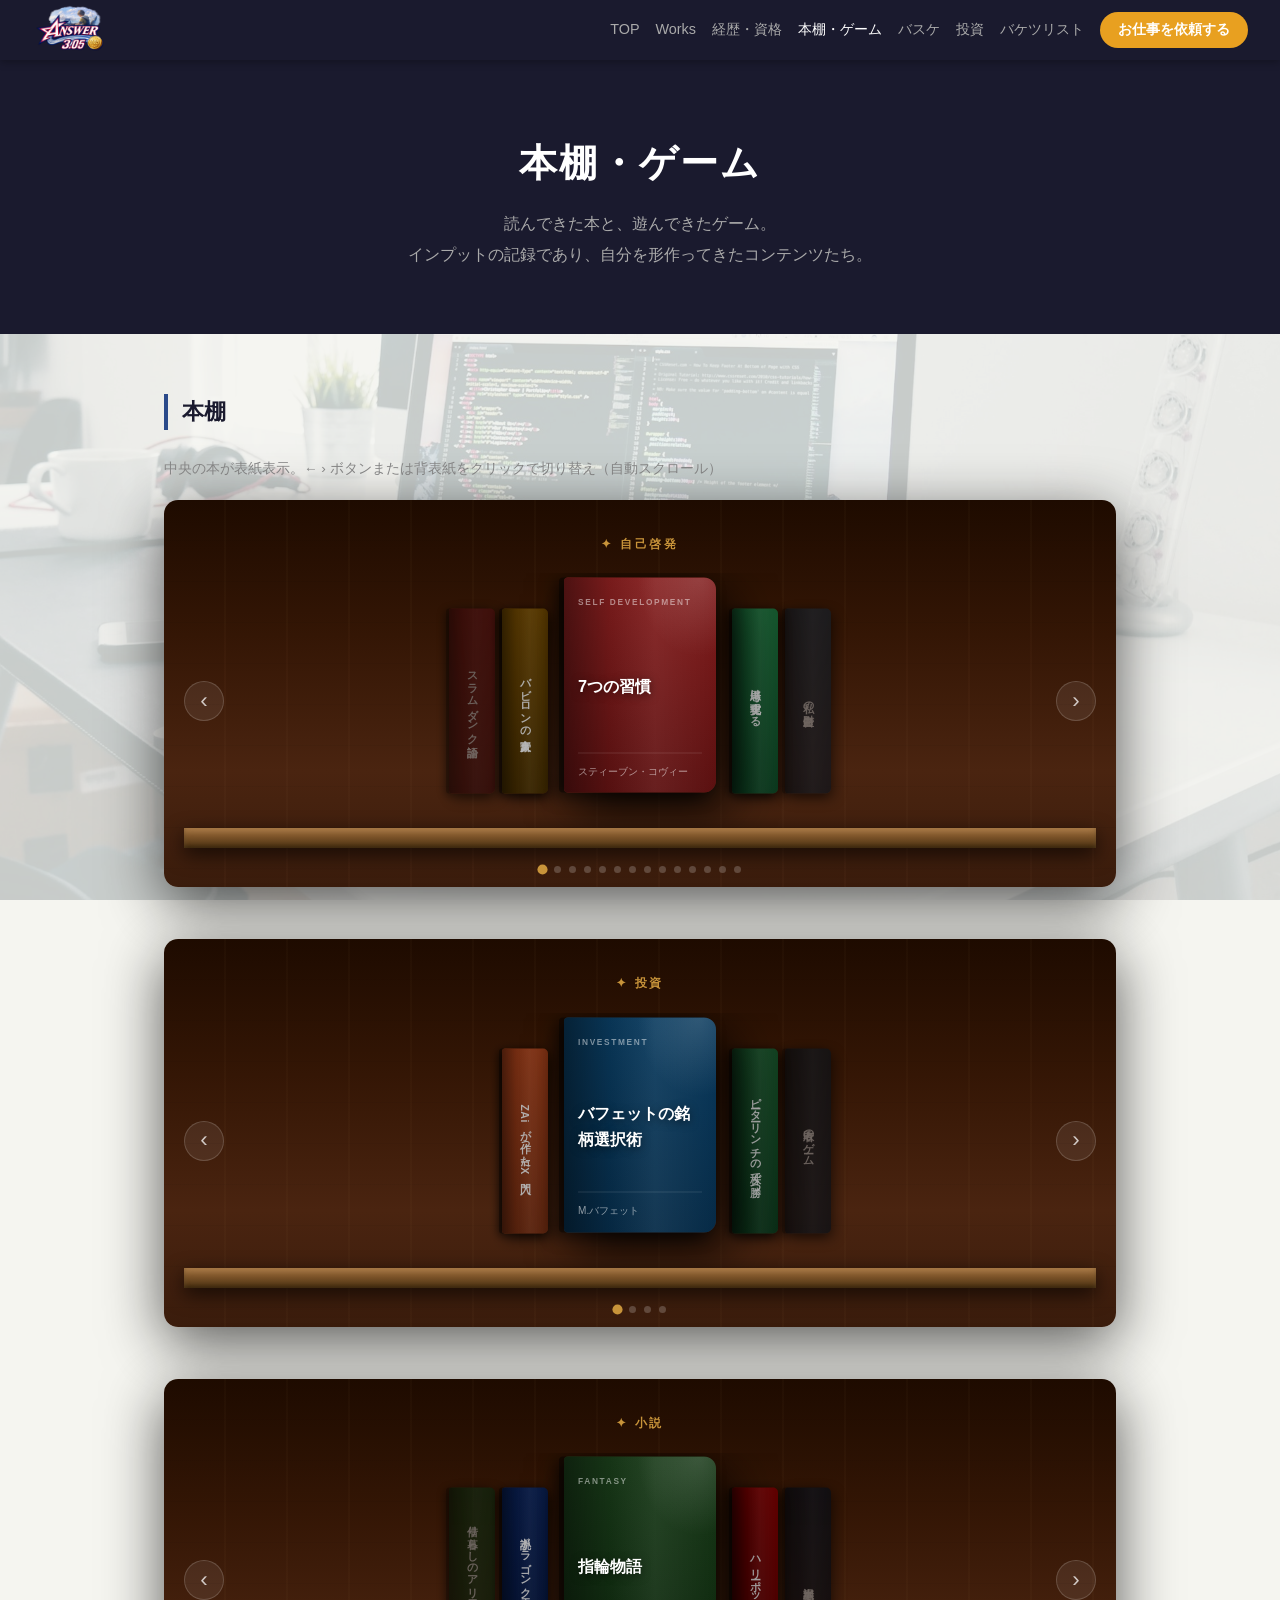
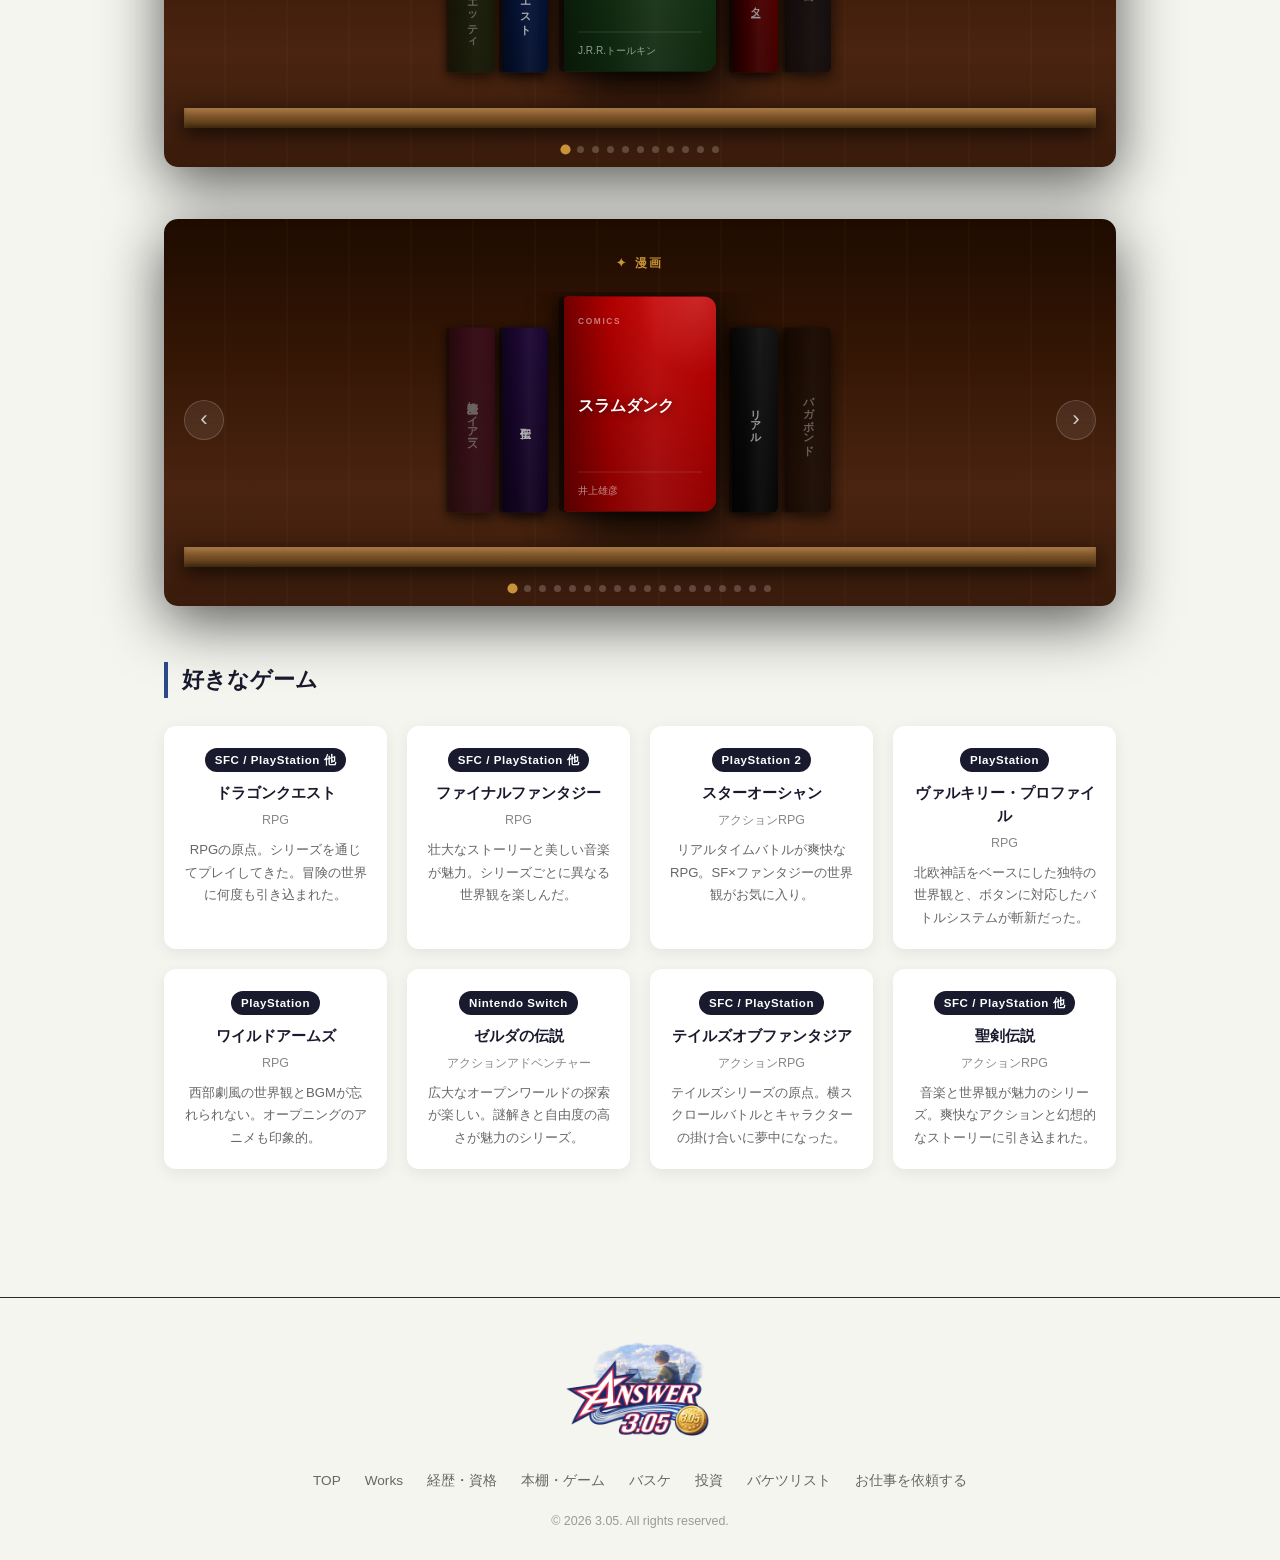
<file: html/library.html>
<!DOCTYPE html>
<html lang="ja">
<head>
  <meta charset="UTF-8">
  <meta name="viewport" content="width=device-width, initial-scale=1.0">
  <title>本棚・ゲーム | 3.05</title>
  <meta name="description" content="フリーランスWebクリエイター3.05の本棚・ゲームページ。読んだ本やプレイしたゲームを紹介しています。">
  <meta name="robots" content="index, follow">
  <link rel="canonical" href="https://team305-lc.github.io/answer305/html/library.html">
  <meta property="og:type" content="website">
  <meta property="og:locale" content="ja_JP">
  <meta property="og:url" content="https://team305-lc.github.io/answer305/html/library.html">
  <meta property="og:title" content="本棚・ゲーム | 3.05">
  <meta property="og:description" content="フリーランスWebクリエイター3.05の本棚・ゲームページ。読んだ本やプレイしたゲームを紹介しています。">
  <meta property="og:image" content="https://team305-lc.github.io/answer305/img/philosophy_01.jpg">
  <meta name="twitter:card" content="summary_large_image">
  <meta name="twitter:title" content="本棚・ゲーム | 3.05">
  <meta name="twitter:description" content="フリーランスWebクリエイター3.05の本棚・ゲームページ。読んだ本やプレイしたゲームを紹介しています。">
  <meta name="twitter:image" content="https://team305-lc.github.io/answer305/img/philosophy_01.jpg">
  <link rel="icon" href="../img/favicon.png" type="image/png">
  <link rel="stylesheet" href="../css/style.css">
  <!-- Google tag (gtag.js) -->
  <script async src="https://www.googletagmanager.com/gtag/js?id=G-LWTHTBH3Q8"></script>
  <script>
    window.dataLayer = window.dataLayer || [];
    function gtag(){dataLayer.push(arguments);}
    gtag('js', new Date());
    gtag('config', 'G-LWTHTBH3Q8');
  </script>
</head>
<body data-page="library">

  <header></header>
  <div class="mobile-menu" id="mobileMenu"></div>

  <div class="page-hero">
    <h1>本棚・ゲーム</h1>
    <p>
      読んできた本と、遊んできたゲーム。<br>
      インプットの記録であり、自分を形作ってきたコンテンツたち。
    </p>
  </div>

  <div class="page-body">

    <h2 class="page-section-heading">本棚</h2>
    <p class="shelf-intro">中央の本が表紙表示。← › ボタンまたは背表紙をクリックで切り替え（自動スクロール）</p>

    <!-- ===== 棚1: 自己啓発 ===== -->
    <div class="shelf-carousel">
      <div class="carousel-header">
        <span class="carousel-cat-label">✦ 自己啓発</span>
      </div>
      <div class="carousel-stage-wrap">
        <button class="carousel-btn carousel-prev" aria-label="前の本">‹</button>
        <div class="carousel-stage">

          <div class="carousel-item">
            <div class="book-cover" style="--c1:#8b2020;--c2:#5a1010;">
              <div class="cover-spine">7つの習慣</div>
              <div class="cover-front">
                <span class="cover-genre">Self Development</span>
                <div class="cover-title">7つの習慣</div>
                <div class="cover-author">スティーブン・コヴィー</div>
              </div>
            </div>
          </div>

          <div class="carousel-item">
            <div class="book-cover" style="--c1:#1e7a40;--c2:#0f4d28;">
              <div class="cover-spine">思考は現実化する</div>
              <div class="cover-front">
                <span class="cover-genre">Self Development</span>
                <div class="cover-title">思考は現実化する</div>
                <div class="cover-author">ナポレオン・ヒル</div>
              </div>
            </div>
          </div>

          <div class="carousel-item">
            <div class="book-cover" style="--c1:#2c3e50;--c2:#1a2535;">
              <div class="cover-spine">私の財産告白</div>
              <div class="cover-front">
                <span class="cover-genre">Self Development</span>
                <div class="cover-title">私の財産告白</div>
                <div class="cover-author">本多静六</div>
              </div>
            </div>
          </div>

          <div class="carousel-item">
            <div class="book-cover" style="--c1:#906008;--c2:#5e3e04;">
              <div class="cover-spine">夢と金</div>
              <div class="cover-front">
                <span class="cover-genre">Self Development</span>
                <div class="cover-title">夢と金</div>
                <div class="cover-author">西野亮廣</div>
              </div>
            </div>
          </div>

          <div class="carousel-item">
            <div class="book-cover" style="--c1:#1a1a2e;--c2:#10101e;">
              <div class="cover-spine">覚悟の磨き方</div>
              <div class="cover-front">
                <span class="cover-genre">Self Development</span>
                <div class="cover-title">覚悟の磨き方</div>
                <div class="cover-author">池田貴将</div>
              </div>
            </div>
          </div>

          <div class="carousel-item">
            <div class="book-cover" style="--c1:#9a3c00;--c2:#682800;">
              <div class="cover-spine">金持ち父さん 貧乏父さん</div>
              <div class="cover-front">
                <span class="cover-genre">Self Development</span>
                <div class="cover-title">金持ち父さん 貧乏父さん</div>
                <div class="cover-author">R.キヨサキ</div>
              </div>
            </div>
          </div>

          <div class="carousel-item">
            <div class="book-cover" style="--c1:#b87800;--c2:#7a4e00;">
              <div class="cover-spine">チーズはどこに消えた？</div>
              <div class="cover-front">
                <span class="cover-genre">Self Development</span>
                <div class="cover-title">チーズはどこに消えた？</div>
                <div class="cover-author">スペンサー・ジョンソン</div>
              </div>
            </div>
          </div>

          <div class="carousel-item">
            <div class="book-cover" style="--c1:#0e6655;--c2:#084035;">
              <div class="cover-spine">頂きはどこにある？</div>
              <div class="cover-front">
                <span class="cover-genre">Self Development</span>
                <div class="cover-title">頂きはどこにある？</div>
                <div class="cover-author">スペンサー・ジョンソン</div>
              </div>
            </div>
          </div>

          <div class="carousel-item">
            <div class="book-cover" style="--c1:#1a4f72;--c2:#0e3050;">
              <div class="cover-spine">ナヴィカル・ラヴィカント</div>
              <div class="cover-front">
                <span class="cover-genre">Self Development</span>
                <div class="cover-title">ナヴィカル・ラヴィカント</div>
                <div class="cover-author">エリック・ジョルゲンソン</div>
              </div>
            </div>
          </div>

          <div class="carousel-item">
            <div class="book-cover" style="--c1:#3a2010;--c2:#241408;">
              <div class="cover-spine">道をひらく</div>
              <div class="cover-front">
                <span class="cover-genre">Self Development</span>
                <div class="cover-title">道をひらく</div>
                <div class="cover-author">松下幸之助</div>
              </div>
            </div>
          </div>

          <div class="carousel-item">
            <div class="book-cover" style="--c1:#4a2a14;--c2:#2e1a0a;">
              <div class="cover-spine">続 道をひらく</div>
              <div class="cover-front">
                <span class="cover-genre">Self Development</span>
                <div class="cover-title">続 道をひらく</div>
                <div class="cover-author">松下幸之助</div>
              </div>
            </div>
          </div>

          <div class="carousel-item">
            <div class="book-cover" style="--c1:#cc0000;--c2:#900000;">
              <div class="cover-spine">スラムダンク孫子</div>
              <div class="cover-front">
                <span class="cover-genre">Strategy</span>
                <div class="cover-title">スラムダンク孫子</div>
                <div class="cover-author">遠越 段</div>
              </div>
            </div>
          </div>

          <div class="carousel-item">
            <div class="book-cover" style="--c1:#8b1a1a;--c2:#5a1010;">
              <div class="cover-spine">スラムダンク論語</div>
              <div class="cover-front">
                <span class="cover-genre">Strategy</span>
                <div class="cover-title">スラムダンク論語</div>
                <div class="cover-author">遠越 段</div>
              </div>
            </div>
          </div>

          <div class="carousel-item">
            <div class="book-cover" style="--c1:#7d5000;--c2:#4d3200;">
              <div class="cover-spine">バビロンの大富豪</div>
              <div class="cover-front">
                <span class="cover-genre">Self Development</span>
                <div class="cover-title">バビロンの大富豪</div>
                <div class="cover-author">G.クレイソン</div>
              </div>
            </div>
          </div>

        </div>
        <button class="carousel-btn carousel-next" aria-label="次の本">›</button>
      </div>
      <div class="shelf-plank"></div>
      <div class="carousel-dots"></div>
    </div>

    <!-- ===== 棚2: 投資 ===== -->
    <div class="shelf-carousel">
      <div class="carousel-header">
        <span class="carousel-cat-label">✦ 投資</span>
      </div>
      <div class="carousel-stage-wrap">
        <button class="carousel-btn carousel-prev" aria-label="前の本">‹</button>
        <div class="carousel-stage">

          <div class="carousel-item">
            <div class="book-cover" style="--c1:#0a3d62;--c2:#062a46;">
              <div class="cover-spine">バフェットの銘柄選択術</div>
              <div class="cover-front">
                <span class="cover-genre">Investment</span>
                <div class="cover-title">バフェットの銘柄選択術</div>
                <div class="cover-author">M.バフェット</div>
              </div>
            </div>
          </div>

          <div class="carousel-item">
            <div class="book-cover" style="--c1:#1a5c2e;--c2:#0d3d1e;">
              <div class="cover-spine">ピーターリンチの株で勝つ</div>
              <div class="cover-front">
                <span class="cover-genre">Investment</span>
                <div class="cover-title">ピーターリンチの株で勝つ</div>
                <div class="cover-author">P.リンチ</div>
              </div>
            </div>
          </div>

          <div class="carousel-item">
            <div class="book-cover" style="--c1:#1b2631;--c2:#0d1b2a;">
              <div class="cover-spine">敗者のゲーム</div>
              <div class="cover-front">
                <span class="cover-genre">Investment</span>
                <div class="cover-title">敗者のゲーム</div>
                <div class="cover-author">C.エリス</div>
              </div>
            </div>
          </div>

          <div class="carousel-item">
            <div class="book-cover" style="--c1:#b5451b;--c2:#7d3012;">
              <div class="cover-spine">ZAiが作ったFX入門</div>
              <div class="cover-front">
                <span class="cover-genre">Investment</span>
                <div class="cover-title">一番売れてる投資の雑誌ZAiが作ったFX入門</div>
                <div class="cover-author">ダイヤモンド・ザイ編集部</div>
              </div>
            </div>
          </div>

        </div>
        <button class="carousel-btn carousel-next" aria-label="次の本">›</button>
      </div>
      <div class="shelf-plank"></div>
      <div class="carousel-dots"></div>
    </div>

    <!-- ===== 棚3: 小説 ===== -->
    <div class="shelf-carousel">
      <div class="carousel-header">
        <span class="carousel-cat-label">✦ 小説</span>
      </div>
      <div class="carousel-stage-wrap">
        <button class="carousel-btn carousel-prev" aria-label="前の本">‹</button>
        <div class="carousel-stage">

          <div class="carousel-item">
            <div class="book-cover" style="--c1:#1a3d1a;--c2:#0d260d;">
              <div class="cover-spine">指輪物語</div>
              <div class="cover-front">
                <span class="cover-genre">Fantasy</span>
                <div class="cover-title">指輪物語</div>
                <div class="cover-author">J.R.R.トールキン</div>
              </div>
            </div>
          </div>

          <div class="carousel-item">
            <div class="book-cover" style="--c1:#8b0000;--c2:#5a0000;">
              <div class="cover-spine">ハリーポッター</div>
              <div class="cover-front">
                <span class="cover-genre">Fantasy</span>
                <div class="cover-title">ハリーポッター</div>
                <div class="cover-author">J.K.ローリング</div>
              </div>
            </div>
          </div>

          <div class="carousel-item">
            <div class="book-cover" style="--c1:#0d1b2e;--c2:#070d1a;">
              <div class="cover-spine">半沢直樹</div>
              <div class="cover-front">
                <span class="cover-genre">Drama</span>
                <div class="cover-title">半沢直樹</div>
                <div class="cover-author">池井戸潤</div>
              </div>
            </div>
          </div>

          <div class="carousel-item">
            <div class="book-cover" style="--c1:#8b3a00;--c2:#5a2600;">
              <div class="cover-spine">ようこそ、わが家へ</div>
              <div class="cover-front">
                <span class="cover-genre">Drama</span>
                <div class="cover-title">ようこそ、わが家へ</div>
                <div class="cover-author">池井戸潤</div>
              </div>
            </div>
          </div>

          <div class="carousel-item">
            <div class="book-cover" style="--c1:#7a1a00;--c2:#4d1000;">
              <div class="cover-spine">封神演義</div>
              <div class="cover-front">
                <span class="cover-genre">Fantasy</span>
                <div class="cover-title">封神演義</div>
                <div class="cover-author">安能務</div>
              </div>
            </div>
          </div>

          <div class="carousel-item">
            <div class="book-cover" style="--c1:#8b2a3a;--c2:#5a1824;">
              <div class="cover-spine">世界の中心で愛をさけぶ</div>
              <div class="cover-front">
                <span class="cover-genre">Romance</span>
                <div class="cover-title">世界の中心で愛をさけぶ</div>
                <div class="cover-author">片山恭一</div>
              </div>
            </div>
          </div>

          <div class="carousel-item">
            <div class="book-cover" style="--c1:#2a3a2a;--c2:#1a261a;">
              <div class="cover-spine">推理小説</div>
              <div class="cover-front">
                <span class="cover-genre">Mystery</span>
                <div class="cover-title">推理小説</div>
                <div class="cover-author">秦建日子</div>
              </div>
            </div>
          </div>

          <div class="carousel-item">
            <div class="book-cover" style="--c1:#2a1a3a;--c2:#1a0d26;">
              <div class="cover-spine">アンフェアな月</div>
              <div class="cover-front">
                <span class="cover-genre">Mystery</span>
                <div class="cover-title">アンフェアな月</div>
                <div class="cover-author">秦建日子</div>
              </div>
            </div>
          </div>

          <div class="carousel-item">
            <div class="book-cover" style="--c1:#0d3d4a;--c2:#072830;">
              <div class="cover-spine">ゲド戦記</div>
              <div class="cover-front">
                <span class="cover-genre">Fantasy</span>
                <div class="cover-title">ゲド戦記</div>
                <div class="cover-author">U.K.ル＝グィン</div>
              </div>
            </div>
          </div>

          <div class="carousel-item">
            <div class="book-cover" style="--c1:#1a4a1a;--c2:#0d2e0d;">
              <div class="cover-spine">借り暮らしのアリエッティ</div>
              <div class="cover-front">
                <span class="cover-genre">Fantasy</span>
                <div class="cover-title">借り暮らしのアリエッティ</div>
                <div class="cover-author">M.ノートン</div>
              </div>
            </div>
          </div>

          <div class="carousel-item">
            <div class="book-cover" style="--c1:#0a2460;--c2:#061640;">
              <div class="cover-spine">小説ドラゴンクエスト</div>
              <div class="cover-front">
                <span class="cover-genre">Fantasy</span>
                <div class="cover-title">小説ドラゴンクエスト</div>
                <div class="cover-author">久美沙織</div>
              </div>
            </div>
          </div>

        </div>
        <button class="carousel-btn carousel-next" aria-label="次の本">›</button>
      </div>
      <div class="shelf-plank"></div>
      <div class="carousel-dots"></div>
    </div>

    <!-- ===== 棚4: 漫画 ===== -->
    <div class="shelf-carousel">
      <div class="carousel-header">
        <span class="carousel-cat-label">✦ 漫画</span>
      </div>
      <div class="carousel-stage-wrap">
        <button class="carousel-btn carousel-prev" aria-label="前の本">‹</button>
        <div class="carousel-stage">

          <div class="carousel-item">
            <div class="book-cover" style="--c1:#cc0000;--c2:#900000;">
              <div class="cover-spine">スラムダンク</div>
              <div class="cover-front">
                <span class="cover-genre">Comics</span>
                <div class="cover-title">スラムダンク</div>
                <div class="cover-author">井上雄彦</div>
              </div>
            </div>
          </div>

          <div class="carousel-item">
            <div class="book-cover" style="--c1:#1a1a1a;--c2:#0a0a0a;">
              <div class="cover-spine">リアル</div>
              <div class="cover-front">
                <span class="cover-genre">Comics</span>
                <div class="cover-title">リアル</div>
                <div class="cover-author">井上雄彦</div>
              </div>
            </div>
          </div>

          <div class="carousel-item">
            <div class="book-cover" style="--c1:#2a1508;--c2:#1a0c04;">
              <div class="cover-spine">バガボンド</div>
              <div class="cover-front">
                <span class="cover-genre">Comics</span>
                <div class="cover-title">バガボンド</div>
                <div class="cover-author">井上雄彦</div>
              </div>
            </div>
          </div>

          <div class="carousel-item">
            <div class="book-cover" style="--c1:#1a3a5c;--c2:#0f2040;">
              <div class="cover-spine">Dear Boys</div>
              <div class="cover-front">
                <span class="cover-genre">Comics</span>
                <div class="cover-title">Dear Boys</div>
                <div class="cover-author">八神ひろき</div>
              </div>
            </div>
          </div>

          <div class="carousel-item">
            <div class="book-cover" style="--c1:#d4500a;--c2:#9a3200;">
              <div class="cover-spine">Harlem Beat</div>
              <div class="cover-front">
                <span class="cover-genre">Comics</span>
                <div class="cover-title">Harlem Beat</div>
                <div class="cover-author">西山優里子</div>
              </div>
            </div>
          </div>

          <div class="carousel-item">
            <div class="book-cover" style="--c1:#0d4a4a;--c2:#083030;">
              <div class="cover-spine">I'll</div>
              <div class="cover-front">
                <span class="cover-genre">Comics</span>
                <div class="cover-title">I'll</div>
                <div class="cover-author">浅田弘幸</div>
              </div>
            </div>
          </div>

          <div class="carousel-item">
            <div class="book-cover" style="--c1:#2a1a4a;--c2:#1a0d30;">
              <div class="cover-spine">あひるの空</div>
              <div class="cover-front">
                <span class="cover-genre">Comics</span>
                <div class="cover-title">あひるの空</div>
                <div class="cover-author">日向武史</div>
              </div>
            </div>
          </div>

          <div class="carousel-item">
            <div class="book-cover" style="--c1:#0a1a4a;--c2:#061030;">
              <div class="cover-spine">黒子のバスケ</div>
              <div class="cover-front">
                <span class="cover-genre">Comics</span>
                <div class="cover-title">黒子のバスケ</div>
                <div class="cover-author">藤巻忠俊</div>
              </div>
            </div>
          </div>

          <div class="carousel-item">
            <div class="book-cover" style="--c1:#9a3c00;--c2:#6a2800;">
              <div class="cover-spine">ワンピース</div>
              <div class="cover-front">
                <span class="cover-genre">Comics</span>
                <div class="cover-title">ワンピース</div>
                <div class="cover-author">尾田栄一郎</div>
              </div>
            </div>
          </div>

          <div class="carousel-item">
            <div class="book-cover" style="--c1:#c86400;--c2:#8a4200;">
              <div class="cover-spine">ドラゴンボール</div>
              <div class="cover-front">
                <span class="cover-genre">Comics</span>
                <div class="cover-title">ドラゴンボール</div>
                <div class="cover-author">鳥山明</div>
              </div>
            </div>
          </div>

          <div class="carousel-item">
            <div class="book-cover" style="--c1:#1a5a1a;--c2:#0d3a0d;">
              <div class="cover-spine">転生したらスライムだった件</div>
              <div class="cover-front">
                <span class="cover-genre">Comics</span>
                <div class="cover-title">転生したらスライムだった件</div>
                <div class="cover-author">川上泰樹</div>
              </div>
            </div>
          </div>

          <div class="carousel-item">
            <div class="book-cover" style="--c1:#8b2000;--c2:#5a1400;">
              <div class="cover-spine">烈火の炎</div>
              <div class="cover-front">
                <span class="cover-genre">Comics</span>
                <div class="cover-title">烈火の炎</div>
                <div class="cover-author">安西信行</div>
              </div>
            </div>
          </div>

          <div class="carousel-item">
            <div class="book-cover" style="--c1:#2a4a1a;--c2:#1a3010;">
              <div class="cover-spine">進撃の巨人</div>
              <div class="cover-front">
                <span class="cover-genre">Comics</span>
                <div class="cover-title">進撃の巨人</div>
                <div class="cover-author">諫山創</div>
              </div>
            </div>
          </div>

          <div class="carousel-item">
            <div class="book-cover" style="--c1:#2a3a50;--c2:#1a2638;">
              <div class="cover-spine">３月のライオン</div>
              <div class="cover-front">
                <span class="cover-genre">Comics</span>
                <div class="cover-title">３月のライオン</div>
                <div class="cover-author">羽海野チカ</div>
              </div>
            </div>
          </div>

          <div class="carousel-item">
            <div class="book-cover" style="--c1:#0a2460;--c2:#061640;">
              <div class="cover-spine">ロトの紋章</div>
              <div class="cover-front">
                <span class="cover-genre">Comics</span>
                <div class="cover-title">ロトの紋章</div>
                <div class="cover-author">藤原カムイ</div>
              </div>
            </div>
          </div>

          <div class="carousel-item">
            <div class="book-cover" style="--c1:#0d2a5a;--c2:#071a3a;">
              <div class="cover-spine">雷火</div>
              <div class="cover-front">
                <span class="cover-genre">Comics</span>
                <div class="cover-title">雷火</div>
                <div class="cover-author">藤原カムイ</div>
              </div>
            </div>
          </div>

          <div class="carousel-item">
            <div class="book-cover" style="--c1:#7a1540;--c2:#4d0d28;">
              <div class="cover-spine">魔法騎士レイアース</div>
              <div class="cover-front">
                <span class="cover-genre">Comics</span>
                <div class="cover-title">魔法騎士レイアース</div>
                <div class="cover-author">CLAMP</div>
              </div>
            </div>
          </div>

          <div class="carousel-item">
            <div class="book-cover" style="--c1:#2a0a4a;--c2:#1a0630;">
              <div class="cover-spine">聖伝</div>
              <div class="cover-front">
                <span class="cover-genre">Comics</span>
                <div class="cover-title">聖伝</div>
                <div class="cover-author">CLAMP</div>
              </div>
            </div>
          </div>

        </div>
        <button class="carousel-btn carousel-next" aria-label="次の本">›</button>
      </div>
      <div class="shelf-plank"></div>
      <div class="carousel-dots"></div>
    </div>

    <!-- ===== ゲーム ===== -->
    <h2 class="page-section-heading">好きなゲーム</h2>

    <div class="games-grid">

      <div class="game-card">
        <div class="game-platform">SFC / PlayStation 他</div>
        <div class="game-title">ドラゴンクエスト</div>
        <div class="game-genre">RPG</div>
        <p class="game-desc">RPGの原点。シリーズを通じてプレイしてきた。冒険の世界に何度も引き込まれた。</p>
      </div>

      <div class="game-card">
        <div class="game-platform">SFC / PlayStation 他</div>
        <div class="game-title">ファイナルファンタジー</div>
        <div class="game-genre">RPG</div>
        <p class="game-desc">壮大なストーリーと美しい音楽が魅力。シリーズごとに異なる世界観を楽しんだ。</p>
      </div>

      <div class="game-card">
        <div class="game-platform">PlayStation 2</div>
        <div class="game-title">スターオーシャン</div>
        <div class="game-genre">アクションRPG</div>
        <p class="game-desc">リアルタイムバトルが爽快なRPG。SF×ファンタジーの世界観がお気に入り。</p>
      </div>

      <div class="game-card">
        <div class="game-platform">PlayStation</div>
        <div class="game-title">ヴァルキリー・プロファイル</div>
        <div class="game-genre">RPG</div>
        <p class="game-desc">北欧神話をベースにした独特の世界観と、ボタンに対応したバトルシステムが斬新だった。</p>
      </div>

      <div class="game-card">
        <div class="game-platform">PlayStation</div>
        <div class="game-title">ワイルドアームズ</div>
        <div class="game-genre">RPG</div>
        <p class="game-desc">西部劇風の世界観とBGMが忘れられない。オープニングのアニメも印象的。</p>
      </div>

      <div class="game-card">
        <div class="game-platform">Nintendo Switch</div>
        <div class="game-title">ゼルダの伝説</div>
        <div class="game-genre">アクションアドベンチャー</div>
        <p class="game-desc">広大なオープンワールドの探索が楽しい。謎解きと自由度の高さが魅力のシリーズ。</p>
      </div>

      <div class="game-card">
        <div class="game-platform">SFC / PlayStation</div>
        <div class="game-title">テイルズオブファンタジア</div>
        <div class="game-genre">アクションRPG</div>
        <p class="game-desc">テイルズシリーズの原点。横スクロールバトルとキャラクターの掛け合いに夢中になった。</p>
      </div>

      <div class="game-card">
        <div class="game-platform">SFC / PlayStation 他</div>
        <div class="game-title">聖剣伝説</div>
        <div class="game-genre">アクションRPG</div>
        <p class="game-desc">音楽と世界観が魅力のシリーズ。爽快なアクションと幻想的なストーリーに引き込まれた。</p>
      </div>

    </div>

  </div>

  <footer></footer>
  <button class="back-to-top" id="backToTop" aria-label="トップへ戻る">↑</button>

  <script src="../js/components.js"></script>
  <script src="../js/main.js"></script>
</body>
</html>
</file>
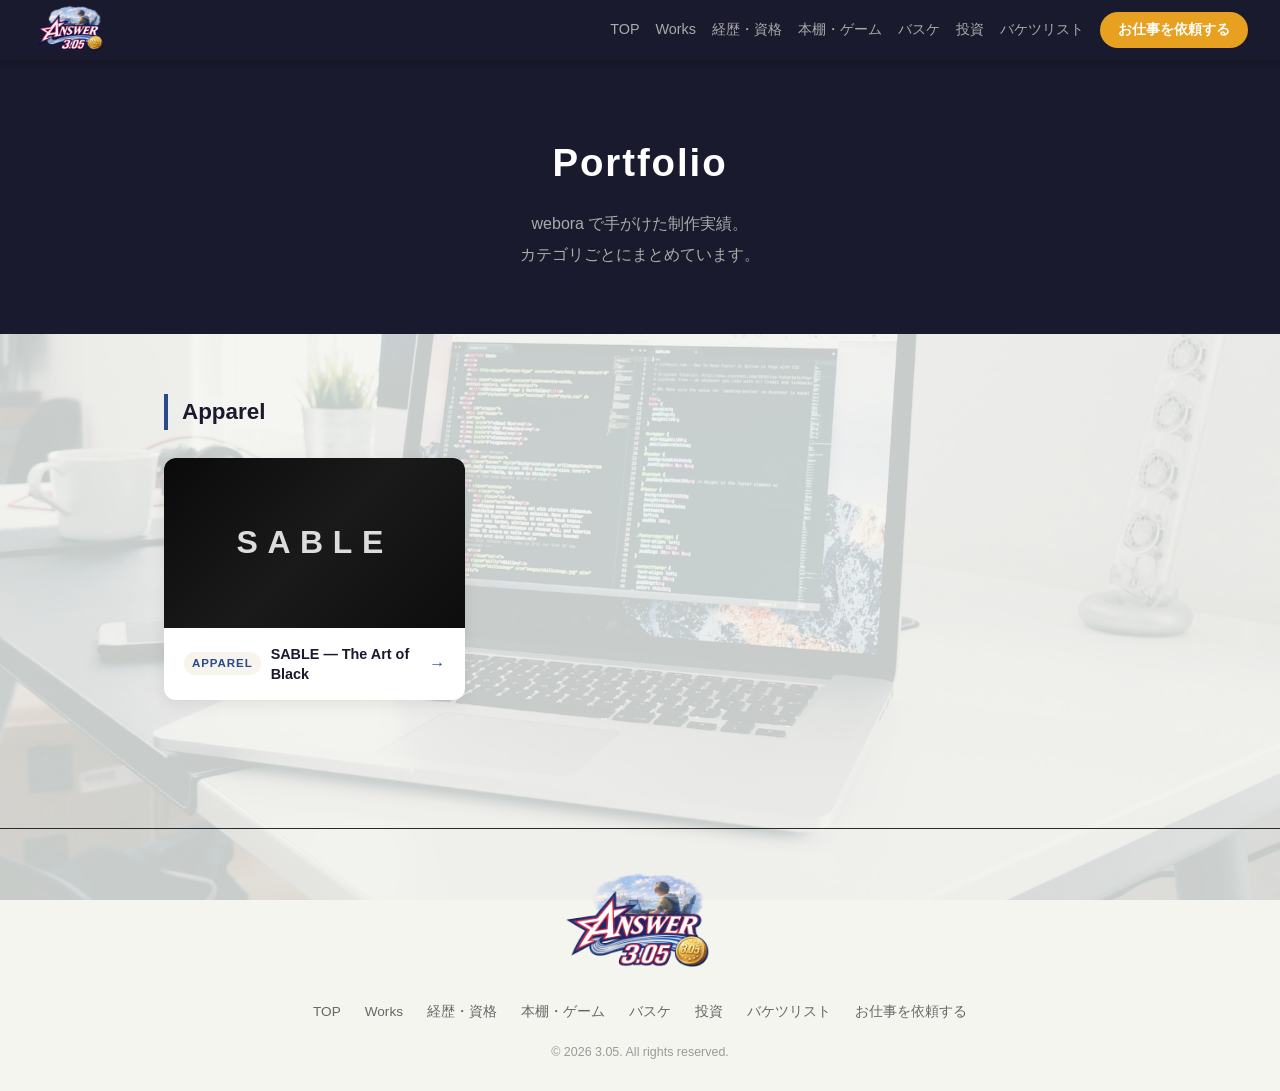
<file: html/portfolio.html>
<!DOCTYPE html>
<html lang="ja">
<head>
  <meta charset="UTF-8">
  <meta name="viewport" content="width=device-width, initial-scale=1.0">
  <title>Portfolio | 3.05</title>
  <link rel="icon" href="../img/favicon.png" type="image/png">
  <link rel="stylesheet" href="../css/style.css">
  <!-- Google tag (gtag.js) -->
  <script async src="https://www.googletagmanager.com/gtag/js?id=G-LWTHTBH3Q8"></script>
  <script>
    window.dataLayer = window.dataLayer || [];
    function gtag(){dataLayer.push(arguments);}
    gtag('js', new Date());
    gtag('config', 'G-LWTHTBH3Q8');
  </script>
</head>
<body data-page="portfolio">

  <header></header>
  <div class="mobile-menu" id="mobileMenu"></div>

  <div class="page-hero">
    <h1>Portfolio</h1>
    <p>
      webora で手がけた制作実績。<br>
      カテゴリごとにまとめています。
    </p>
  </div>

  <div class="page-body">

    <!-- ===== Apparel ===== -->
    <h2 class="page-section-heading">Apparel</h2>

    <div class="portfolio-grid">

      <a class="portfolio-card" href="https://team305-lc.github.io/webora/portfolio/appearel/sable/index.html" target="_blank" rel="noopener">
        <div class="portfolio-thumb portfolio-thumb--sable">
          <span class="portfolio-thumb-label">SABLE</span>
        </div>
        <div class="portfolio-info">
          <span class="portfolio-cat">Apparel</span>
          <div class="portfolio-title">SABLE — The Art of Black</div>
          <div class="portfolio-arrow">→</div>
        </div>
      </a>

    </div>

  </div>

  <footer></footer>
  <button class="back-to-top" id="backToTop" aria-label="トップへ戻る">↑</button>

  <script src="../js/components.js"></script>
  <script src="../js/main.js"></script>
</body>
</html>
</file>
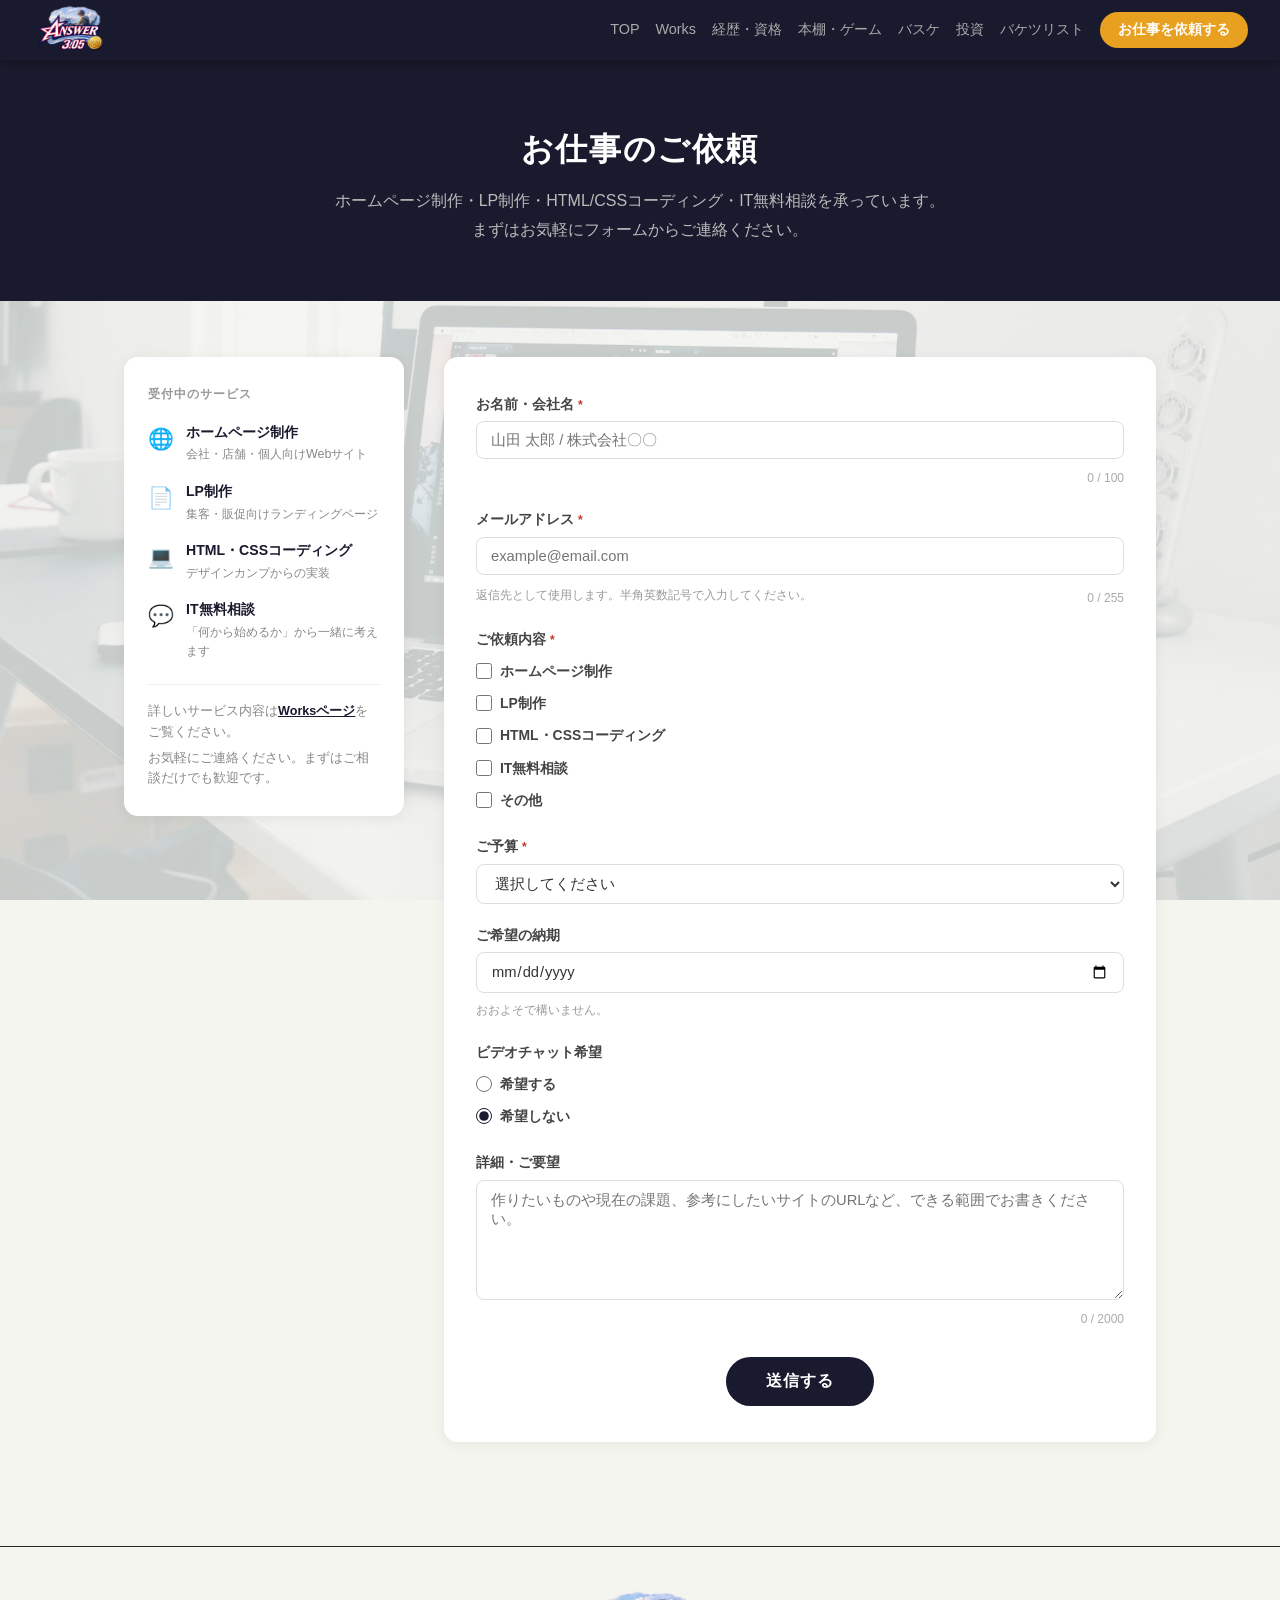
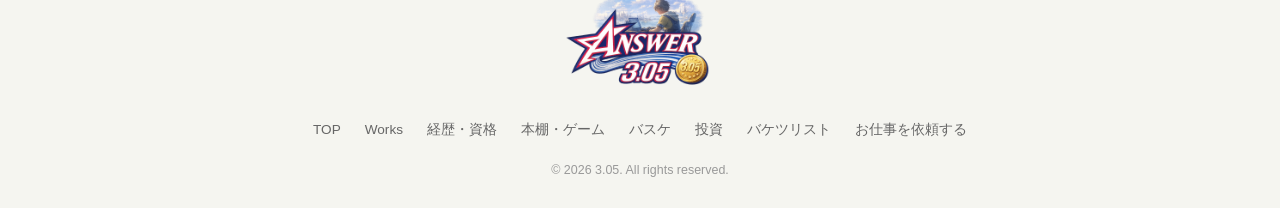
<file: html/request.html>
<!DOCTYPE html>
<html lang="ja">
<head>
  <meta charset="UTF-8">
  <meta name="viewport" content="width=device-width, initial-scale=1.0">
  <title>お仕事のご依頼 | 3.05 フリーランスWebクリエイター</title>
  <meta name="description" content="3.05へのお仕事のご依頼はこちらから。ホームページ制作・LP制作・HTML/CSSコーディング・IT無料相談を承っています。まずはお気軽にフォームからご連絡ください。">
  <meta name="robots" content="index, follow">
  <link rel="canonical" href="https://team305-lc.github.io/answer305/html/request.html">
  <meta property="og:type" content="website">
  <meta property="og:locale" content="ja_JP">
  <meta property="og:url" content="https://team305-lc.github.io/answer305/html/request.html">
  <meta property="og:title" content="お仕事のご依頼 | 3.05 フリーランスWebクリエイター">
  <meta property="og:description" content="3.05へのお仕事のご依頼はこちらから。ホームページ制作・LP制作・HTML/CSSコーディング・IT無料相談を承っています。まずはお気軽にフォームからご連絡ください。">
  <meta property="og:image" content="https://team305-lc.github.io/answer305/img/philosophy_01.jpg">
  <meta name="twitter:card" content="summary_large_image">
  <meta name="twitter:title" content="お仕事のご依頼 | 3.05 フリーランスWebクリエイター">
  <meta name="twitter:description" content="3.05へのお仕事のご依頼はこちらから。ホームページ制作・LP制作・HTML/CSSコーディング・IT無料相談を承っています。まずはお気軽にフォームからご連絡ください。">
  <meta name="twitter:image" content="https://team305-lc.github.io/answer305/img/philosophy_01.jpg">
  <link rel="icon" href="../img/favicon.png" type="image/png">
  <link rel="stylesheet" href="../css/style.css">
  <!-- Google tag (gtag.js) -->
  <script async src="https://www.googletagmanager.com/gtag/js?id=G-LWTHTBH3Q8"></script>
  <script>
    window.dataLayer = window.dataLayer || [];
    function gtag(){dataLayer.push(arguments);}
    gtag('js', new Date());
    gtag('config', 'G-LWTHTBH3Q8');
  </script>
</head>
<body data-page="request">

  <header></header>
  <div class="mobile-menu" id="mobileMenu"></div>

  <!-- ヒーロー -->
  <div class="request-hero">
    <h1>お仕事のご依頼</h1>
    <p>
      ホームページ制作・LP制作・HTML/CSSコーディング・IT無料相談を承っています。<br>
      まずはお気軽にフォームからご連絡ください。
    </p>
  </div>

  <div class="request-body">

    <div class="request-layout">

      <!-- 左：受付サービス -->
      <aside class="request-aside">
        <p class="request-aside-title">受付中のサービス</p>
        <ul class="request-service-list">
          <li>
            <span class="req-icon">🌐</span>
            <span class="req-info">
              <strong>ホームページ制作</strong>
              <span>会社・店舗・個人向けWebサイト</span>
            </span>
          </li>
          <li>
            <span class="req-icon">📄</span>
            <span class="req-info">
              <strong>LP制作</strong>
              <span>集客・販促向けランディングページ</span>
            </span>
          </li>
          <li>
            <span class="req-icon">💻</span>
            <span class="req-info">
              <strong>HTML・CSSコーディング</strong>
              <span>デザインカンプからの実装</span>
            </span>
          </li>
          <li>
            <span class="req-icon">💬</span>
            <span class="req-info">
              <strong>IT無料相談</strong>
              <span>「何から始めるか」から一緒に考えます</span>
            </span>
          </li>
        </ul>
        <div class="request-aside-note">
          <p>詳しいサービス内容は<a href="works.html">Worksページ</a>をご覧ください。</p>
          <p>お気軽にご連絡ください。まずはご相談だけでも歓迎です。</p>
        </div>
      </aside>

      <!-- 右：フォーム -->
      <div class="request-form-col">
        <form class="contact-form" id="contactForm" autocomplete="off" novalidate>

          <div class="form-group">
            <label>お名前・会社名<span class="required">*</span></label>
            <input type="text" name="name" id="nameInput" placeholder="山田 太郎 / 株式会社〇〇" maxlength="100">
            <span class="char-counter" id="nameCounter">0 / 100</span>
          </div>

          <div class="form-group">
            <label>メールアドレス<span class="required">*</span></label>
            <input type="email" name="email" id="emailInput" placeholder="example@email.com" maxlength="255">
            <div class="form-note-row">
              <span class="form-note">返信先として使用します。半角英数記号で入力してください。</span>
              <span class="char-counter" id="emailCounter">0 / 255</span>
            </div>
          </div>

          <div class="form-group">
            <label>ご依頼内容<span class="required">*</span></label>
            <div class="radio-group" id="serviceGroup">
              <label class="radio-label"><input type="checkbox" name="service" value="ホームページ作成" autocomplete="off"> ホームページ制作</label>
              <label class="radio-label"><input type="checkbox" name="service" value="LP作成" autocomplete="off"> LP制作</label>
              <label class="radio-label"><input type="checkbox" name="service" value="HTML・CSSコーディング" autocomplete="off"> HTML・CSSコーディング</label>
              <label class="radio-label"><input type="checkbox" name="service" value="IT何でも相談" autocomplete="off"> IT無料相談</label>
              <label class="radio-label"><input type="checkbox" name="service" value="その他" autocomplete="off"> その他</label>
            </div>
            <span id="serviceError" class="field-error-msg" style="display:none;">1つ以上選択してください</span>
          </div>

          <div class="form-group">
            <label>ご予算<span class="required">*</span></label>
            <select name="budget" id="budgetSelect">
              <option value="" disabled selected>選択してください</option>
              <option value="～5万円">〜5万円</option>
              <option value="5～10万円">5〜10万円</option>
              <option value="10～30万円">10〜30万円</option>
              <option value="30万円～">30万円〜</option>
              <option value="未定・相談したい">未定・相談したい</option>
            </select>
          </div>

          <div class="form-group">
            <label>ご希望の納期</label>
            <input type="date" name="deadline" id="deadlineInput">
            <span class="form-note">おおよそで構いません。</span>
          </div>

          <div class="form-group">
            <label>ビデオチャット希望</label>
            <div class="radio-group">
              <label class="radio-label"><input type="radio" name="videoChat" value="希望する"> 希望する</label>
              <label class="radio-label"><input type="radio" name="videoChat" value="希望しない" checked> 希望しない</label>
            </div>
          </div>

          <div class="form-group">
            <label>詳細・ご要望</label>
            <textarea name="message" id="messageInput" placeholder="作りたいものや現在の課題、参考にしたいサイトのURLなど、できる範囲でお書きください。" maxlength="2000"></textarea>
            <span class="char-counter" id="messageCounter">0 / 2000</span>
          </div>

          <button type="submit" class="btn-submit">送信する</button>

        </form>

        <!-- 送信後メッセージ (hidden) -->
        <div id="successMsg" style="display:none; text-align:center; padding:48px 0;">
          <p style="font-size:2rem; margin-bottom:16px;">✅</p>
          <p style="font-size:1.1rem; font-weight:700; color:#1a1a2e; margin-bottom:8px;">送信が完了しました</p>
          <p style="font-size:0.9rem; color:#777; line-height:1.8;">
            お問い合わせありがとうございます。<br>
            2営業日以内にご返信いたします。
          </p>
          <a href="../index.html" style="display:inline-block; margin-top:20px; padding:10px 28px; background:var(--navy,#2a4a8a); color:#fff; border-radius:8px; text-decoration:none; font-size:0.9rem;">TOPへ戻る</a>
        </div>
      </div>

    </div>

  </div>

  <footer></footer>

  <button class="back-to-top" id="backToTop" aria-label="トップへ戻る">↑</button>

  <script src="../js/components.js"></script>
  <script src="../js/main.js"></script>
</body>
</html>
</file>
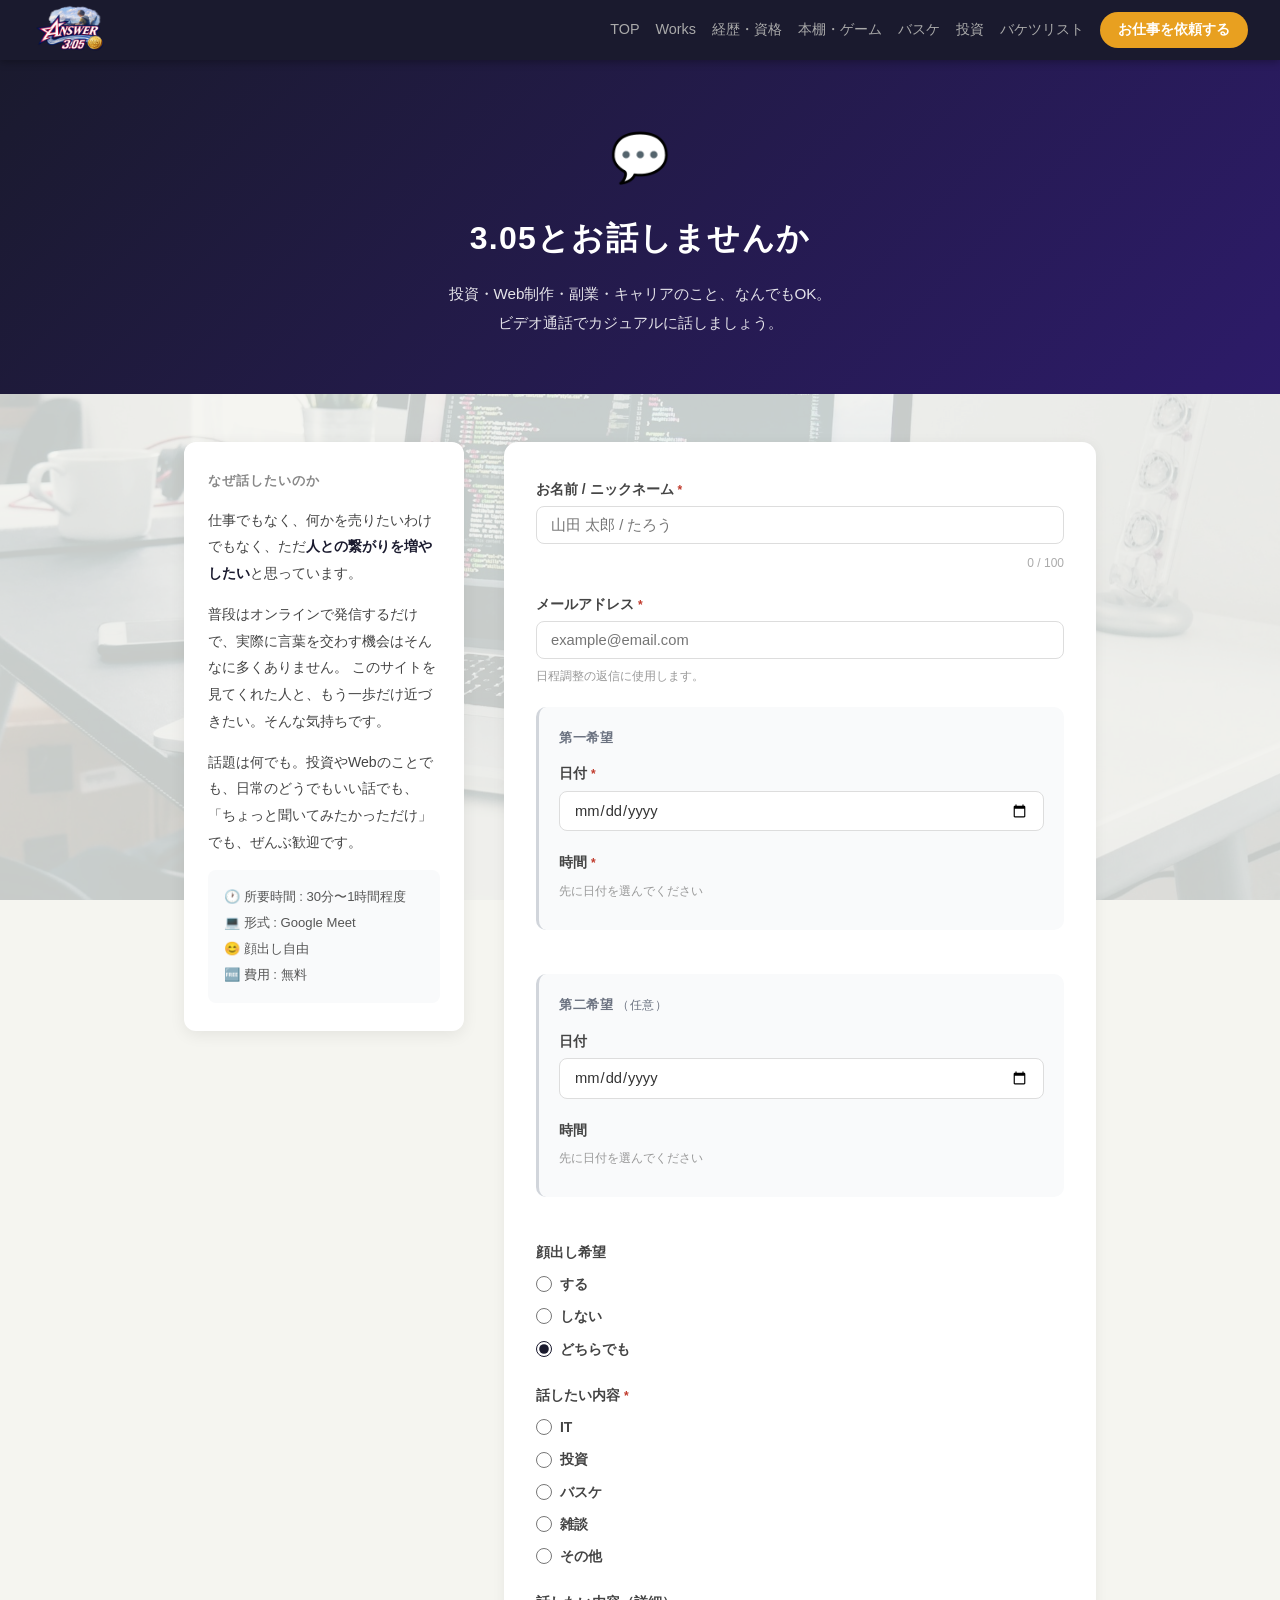
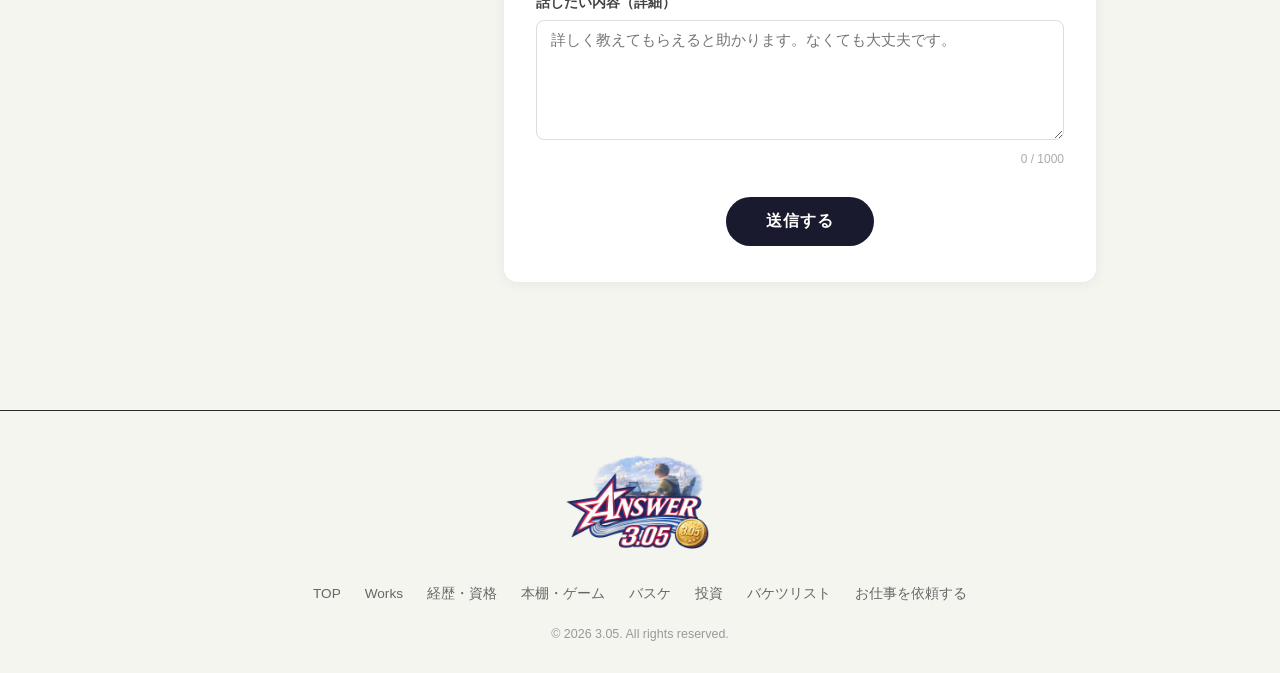
<file: html/talk.html>
<!DOCTYPE html>
<html lang="ja">
<head>
  <meta charset="UTF-8">
  <meta name="viewport" content="width=device-width, initial-scale=1.0">
  <title>3.05とお話しませんか | 3.05</title>
  <meta name="description" content="3.05とのカジュアルなオンライン会話を申し込めます。投資・Web制作・日常のこと、なんでもどうぞ。">
  <meta name="robots" content="index, follow">
  <link rel="canonical" href="https://team305-lc.github.io/answer305/html/talk.html">
  <meta property="og:type" content="website">
  <meta property="og:locale" content="ja_JP">
  <meta property="og:url" content="https://team305-lc.github.io/answer305/html/talk.html">
  <meta property="og:title" content="3.05とお話しませんか | 3.05">
  <meta property="og:description" content="3.05とのカジュアルなオンライン会話を申し込めます。投資・Web制作・日常のこと、なんでもどうぞ。">
  <meta property="og:image" content="https://team305-lc.github.io/answer305/img/philosophy_01.jpg">
  <meta name="twitter:card" content="summary_large_image">
  <link rel="icon" href="../img/favicon.png" type="image/png">
  <link rel="stylesheet" href="../css/style.css">
  <!-- Google tag (gtag.js) -->
  <script async src="https://www.googletagmanager.com/gtag/js?id=G-LWTHTBH3Q8"></script>
  <script>
    window.dataLayer = window.dataLayer || [];
    function gtag(){dataLayer.push(arguments);}
    gtag('js', new Date());
    gtag('config', 'G-LWTHTBH3Q8');
  </script>
</head>
<body data-page="talk">

  <header></header>
  <div class="mobile-menu" id="mobileMenu"></div>

  <!-- ヒーロー -->
  <div class="talk-hero">
    <div class="talk-hero-icon">💬</div>
    <h1>3.05とお話しませんか</h1>
    <p>
      投資・Web制作・副業・キャリアのこと、<span style="white-space:nowrap">なんでもOK。</span><br>
      ビデオ通話でカジュアルに話しましょう。
    </p>
  </div>

  <div class="talk-body">

    <div class="talk-layout">

      <!-- 左：なぜ話したいか -->
      <aside class="talk-aside">
        <p class="talk-aside-title">なぜ話したいのか</p>
        <p class="talk-aside-reason">
          仕事でもなく、何かを売りたいわけでもなく、ただ<strong>人との繋がりを増やしたい</strong>と思っています。
        </p>
        <p class="talk-aside-reason">
          普段はオンラインで発信するだけで、実際に言葉を交わす機会はそんなに多くありません。
          このサイトを見てくれた人と、もう一歩だけ近づきたい。そんな気持ちです。
        </p>
        <p class="talk-aside-reason">
          話題は何でも。投資やWebのことでも、日常のどうでもいい話でも、
          「ちょっと聞いてみたかっただけ」でも、ぜんぶ歓迎です。
        </p>
        <div class="talk-aside-note">
          <p>🕐 所要時間 : 30分〜1時間程度</p>
          <p>💻 形式 : Google Meet</p>
          <p>😊 顔出し自由</p>
          <p>🆓 費用 : 無料</p>
        </div>
      </aside>

      <!-- 右：フォーム -->
      <div class="talk-form-col">
        <form class="contact-form" id="talkForm" autocomplete="off" novalidate>

          <div class="form-group">
            <label>お名前 / ニックネーム<span class="required">*</span></label>
            <input type="text" name="talkName" id="talkNameInput" placeholder="山田 太郎 / たろう" maxlength="100">
            <span class="char-counter" id="talkNameCounter">0 / 100</span>
          </div>

          <div class="form-group">
            <label>メールアドレス<span class="required">*</span></label>
            <input type="email" name="talkEmail" id="talkEmailInput" placeholder="example@email.com" maxlength="255">
            <span class="form-note">日程調整の返信に使用します。</span>
          </div>

          <!-- 第一希望 -->
          <div class="talk-wish-block">
            <p class="talk-wish-label">第一希望</p>
            <div class="form-group">
              <label>日付<span class="required">*</span></label>
              <input type="date" name="talkDate1" id="talkDate1Input">
            </div>
            <div class="form-group">
              <label>時間<span class="required">*</span></label>
              <div id="talkTime1Slots"><p class="form-note">先に日付を選んでください</p></div>
            </div>
          </div>

          <!-- 第二希望 -->
          <div class="talk-wish-block talk-wish-block--optional">
            <p class="talk-wish-label">第二希望<span class="talk-wish-optional">（任意）</span></p>
            <div class="form-group">
              <label>日付</label>
              <input type="date" name="talkDate2" id="talkDate2Input">
            </div>
            <div class="form-group">
              <label>時間</label>
              <div id="talkTime2Slots"><p class="form-note">先に日付を選んでください</p></div>
            </div>
          </div>

          <div class="form-group">
            <label>顔出し希望</label>
            <div class="radio-group">
              <label class="radio-label"><input type="radio" name="talkCamera" value="する" autocomplete="off"> する</label>
              <label class="radio-label"><input type="radio" name="talkCamera" value="しない" autocomplete="off"> しない</label>
              <label class="radio-label"><input type="radio" name="talkCamera" value="どちらでも" autocomplete="off" checked> どちらでも</label>
            </div>
          </div>

          <div class="form-group">
            <label>話したい内容<span class="required">*</span></label>
            <div class="radio-group">
              <label class="radio-label"><input type="radio" name="talkTopic" value="IT" autocomplete="off"> IT</label>
              <label class="radio-label"><input type="radio" name="talkTopic" value="投資" autocomplete="off"> 投資</label>
              <label class="radio-label"><input type="radio" name="talkTopic" value="バスケ" autocomplete="off"> バスケ</label>
              <label class="radio-label"><input type="radio" name="talkTopic" value="雑談" autocomplete="off"> 雑談</label>
              <label class="radio-label"><input type="radio" name="talkTopic" value="その他" autocomplete="off"> その他</label>
            </div>
            <span id="talkTopicError" class="field-error-msg" style="display:none;">選択してください</span>
          </div>

          <div class="form-group">
            <label>話したい内容（詳細）</label>
            <textarea name="talkDetail" id="talkDetailInput" placeholder="詳しく教えてもらえると助かります。なくても大丈夫です。" maxlength="1000"></textarea>
            <span class="char-counter" id="talkDetailCounter">0 / 1000</span>
          </div>

          <button type="submit" class="btn-submit">送信する</button>

        </form>

        <!-- 送信後メッセージ -->
        <div id="talkSuccessMsg" style="display:none; text-align:center; padding:48px 0;">
          <p style="font-size:2rem; margin-bottom:16px;">✅</p>
          <p style="font-size:1.1rem; font-weight:700; color:#1a1a2e; margin-bottom:8px;">送信が完了しました！</p>
          <p style="font-size:0.9rem; color:#777; line-height:1.8;">
            お申し込みありがとうございます。<br>
            メールアドレスに日程の調整をお送りします。<br>
            少しお待ちください 😊
          </p>
          <a href="../index.html" style="display:inline-block; margin-top:20px; padding:10px 28px; background:var(--navy,#2a4a8a); color:#fff; border-radius:8px; text-decoration:none; font-size:0.9rem;">TOPへ戻る</a>
        </div>
      </div>

    </div>

  </div>

  <footer></footer>

  <button class="back-to-top" id="backToTop" aria-label="トップへ戻る">↑</button>

  <script src="../js/components.js"></script>
  <script src="../js/main.js"></script>
  <script>
  (function () {
    // ===== 祝日リスト（2026〜2027）=====
    var HOLIDAYS = new Set([
      '2026-01-01','2026-01-12','2026-02-11','2026-02-23',
      '2026-03-20','2026-04-29','2026-05-03','2026-05-04',
      '2026-05-05','2026-05-06','2026-07-20','2026-08-11',
      '2026-09-21','2026-09-23','2026-10-12','2026-11-03',
      '2026-11-23',
      '2027-01-01','2027-01-11','2027-02-11','2027-02-23',
      '2027-03-21','2027-04-29','2027-05-03','2027-05-04',
      '2027-05-05','2027-07-19','2027-08-11','2027-09-20',
      '2027-09-23','2027-10-11','2027-11-03','2027-11-23'
    ]);

    function isWeekendOrHoliday(dateStr) {
      var d = new Date(dateStr + 'T00:00:00');
      var day = d.getDay();
      return day === 0 || day === 6 || HOLIDAYS.has(dateStr);
    }

    function makeSlots(dateStr) {
      if (!dateStr) return [];
      if (isWeekendOrHoliday(dateStr)) {
        var s = []; for (var h = 6; h < 23; h++) s.push(h + ':00～' + (h+1) + ':00'); return s;
      }
      return ['21:00～22:00', '22:00～23:00'];
    }

    function renderSlots(containerId, dateStr, selectName, required) {
      var container = document.getElementById(containerId);
      if (!container) return;
      if (!dateStr) {
        container.innerHTML = '<p class="form-note">先に日付を選んでください</p>';
        return;
      }
      var slots = makeSlots(dateStr);
      var html = '<select name="' + selectName + '" id="' + selectName + 'Select">'
        + '<option value="" disabled selected>選択してください</option>';
      slots.forEach(function (s) { html += '<option value="' + s + '">' + s + '</option>'; });
      html += '</select>';
      if (required) {
        html += '<span id="' + containerId + 'Error" class="field-error-msg" style="display:none;">時間を選択してください</span>';
      }
      container.innerHTML = html;
    }

    // 日付範囲（今日〜1ヶ月後）
    var today = new Date();
    var maxDate = new Date(today);
    maxDate.setMonth(maxDate.getMonth() + 1);
    var todayStr = today.toISOString().split('T')[0];
    var maxStr   = maxDate.toISOString().split('T')[0];

    var d1 = document.getElementById('talkDate1Input');
    var d2 = document.getElementById('talkDate2Input');

    if (d1) {
      d1.min = todayStr; d1.max = maxStr;
      d1.addEventListener('change', function () {
        renderSlots('talkTime1Slots', d1.value, 'talkTime1', true);
      });
    }
    if (d2) {
      d2.min = todayStr; d2.max = maxStr;
      d2.addEventListener('change', function () {
        renderSlots('talkTime2Slots', d2.value, 'talkTime2', false);
      });
    }

    // 文字数カウンター
    [['talkNameInput','talkNameCounter',100],['talkDetailInput','talkDetailCounter',1000]].forEach(function (a) {
      var el = document.getElementById(a[0]), ct = document.getElementById(a[1]), max = a[2];
      if (!el || !ct) return;
      var upd = function () { var n = el.value.length; ct.textContent = n + ' / ' + max; ct.classList.toggle('char-counter--over', n >= max); };
      el.addEventListener('input', upd); upd();
    });

    // メール全角→半角
    var emailEl = document.getElementById('talkEmailInput');
    if (emailEl) {
      emailEl.addEventListener('input', function () {
        emailEl.value = emailEl.value
          .replace(/[Ａ-Ｚａ-ｚ０-９]/g, function (c) { return String.fromCharCode(c.charCodeAt(0) - 0xFEE0); })
          .replace(/[^\x21-\x7E]/g, '');
      });
    }

    // フォーム送信
    var form    = document.getElementById('talkForm');
    var success = document.getElementById('talkSuccessMsg');
    if (!form || !success) return;

    var FORM_ACTION = 'https://docs.google.com/forms/d/e/1FAIpQLSdLzxMpF97aUJAb-qclqIXZ2q0qwB3IcgmaNALMj1ZKqONetQ/formResponse';
    var ENTRY = {
      name:   'entry.842839209',
      email:  'entry.1315506385',
      date1:  'entry.846857430',
      time1:  'entry.1316545364',
      date2:  'entry.772248624',
      time2:  'entry.496779105',
      camera: 'entry.1128521226',
      topic:  'entry.1874124606',
      detail: 'entry.299627022'
    };

    form.addEventListener('submit', function (e) {
      e.preventDefault();
      var valid = true;

      // 第一希望時間
      var time1Sel = document.getElementById('talkTime1Select');
      var time1Err = document.getElementById('talkTime1SlotsError');
      if (d1 && d1.value && (!time1Sel || !time1Sel.value)) {
        if (time1Err) time1Err.style.display = 'block';
        valid = false;
      } else {
        if (time1Err) time1Err.style.display = 'none';
      }

      // 話したい内容
      var topicEl = form.querySelector('[name="talkTopic"]:checked');
      var topicErr = document.getElementById('talkTopicError');
      if (!topicEl) {
        if (topicErr) topicErr.style.display = 'block';
        valid = false;
      } else {
        if (topicErr) topicErr.style.display = 'none';
      }

      if (!valid) return;

      function appendDate(params, entryBase, dateStr) {
        if (!dateStr) return;
        var parts = dateStr.split('-');
        params.append(entryBase + '_year',  parts[0]);
        params.append(entryBase + '_month', String(Number(parts[1])));
        params.append(entryBase + '_day',   String(Number(parts[2])));
      }

      var params = new URLSearchParams();
      params.append(ENTRY.name,  form.querySelector('[name="talkName"]').value.trim());
      params.append(ENTRY.email, form.querySelector('[name="talkEmail"]').value.trim());
      appendDate(params, ENTRY.date1, d1 ? d1.value : '');
      if (time1Sel && time1Sel.value) params.append(ENTRY.time1, time1Sel.value);
      appendDate(params, ENTRY.date2, d2 ? d2.value : '');
      var time2Sel = document.getElementById('talkTime2Select');
      if (time2Sel && time2Sel.value) params.append(ENTRY.time2, time2Sel.value);
      var cameraEl = form.querySelector('[name="talkCamera"]:checked');
      if (cameraEl) params.append(ENTRY.camera, cameraEl.value);
      if (topicEl) params.append(ENTRY.topic, topicEl.value);
      params.append(ENTRY.detail, form.querySelector('[name="talkDetail"]').value.trim());

      var btn = form.querySelector('.btn-submit');
      btn.disabled = true;

      fetch(FORM_ACTION, { method: 'POST', mode: 'no-cors', body: params })
        .then(function () { form.style.display = 'none'; success.style.display = 'block'; })
        .catch(function () { btn.disabled = false; });
    });
  })();
  </script>
</body>
</html>
</file>
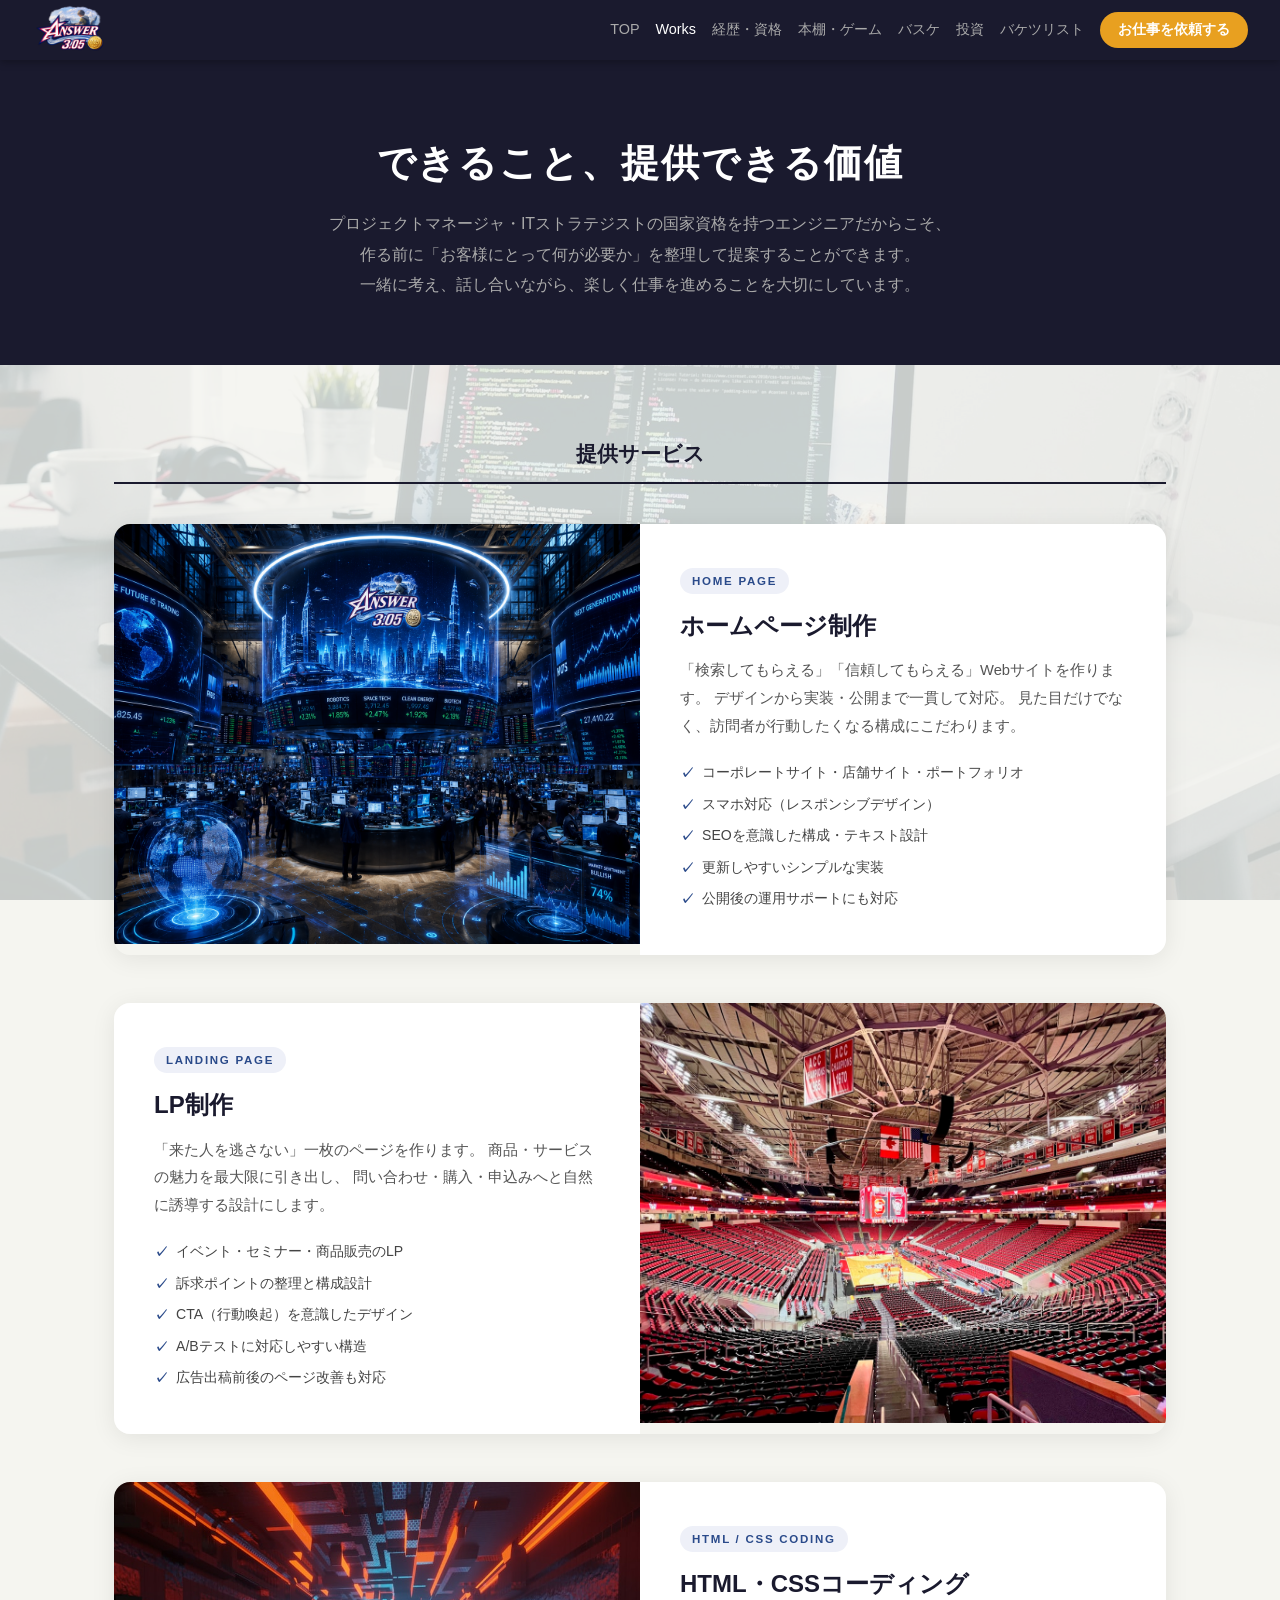
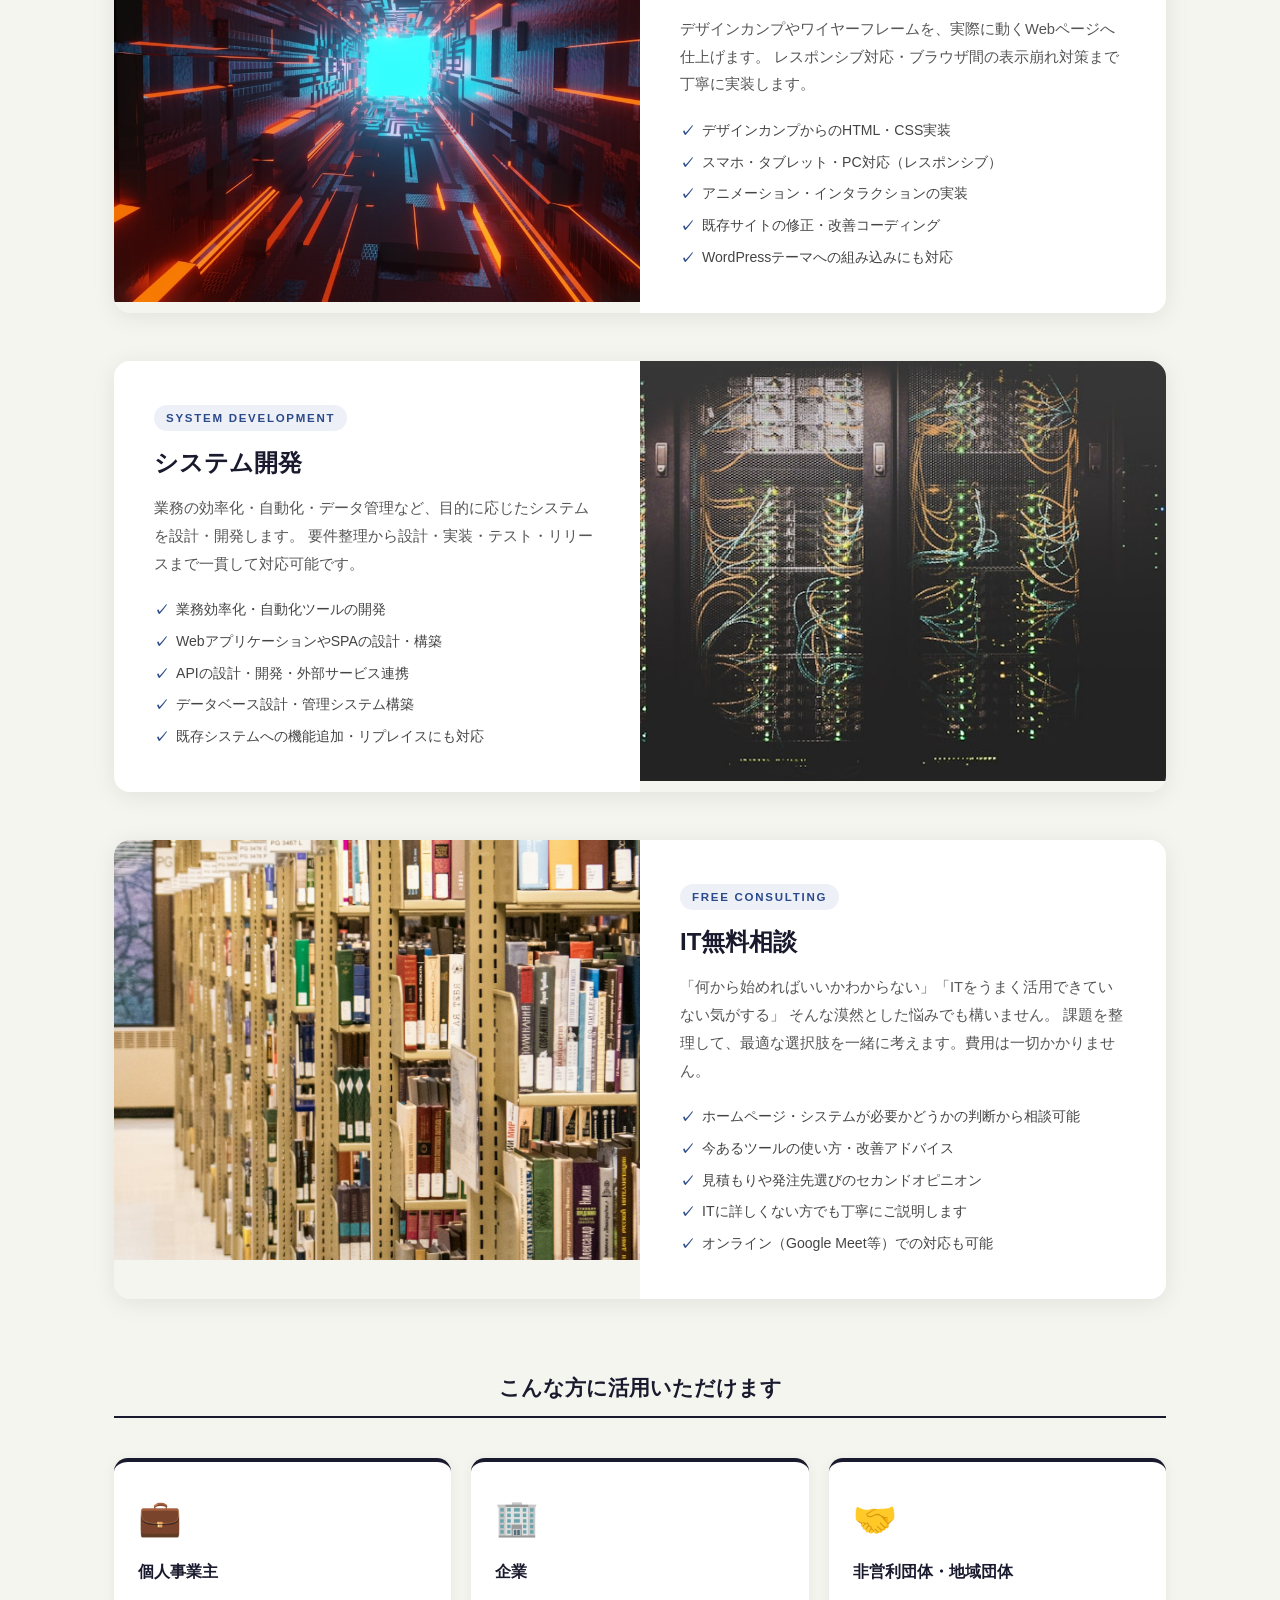
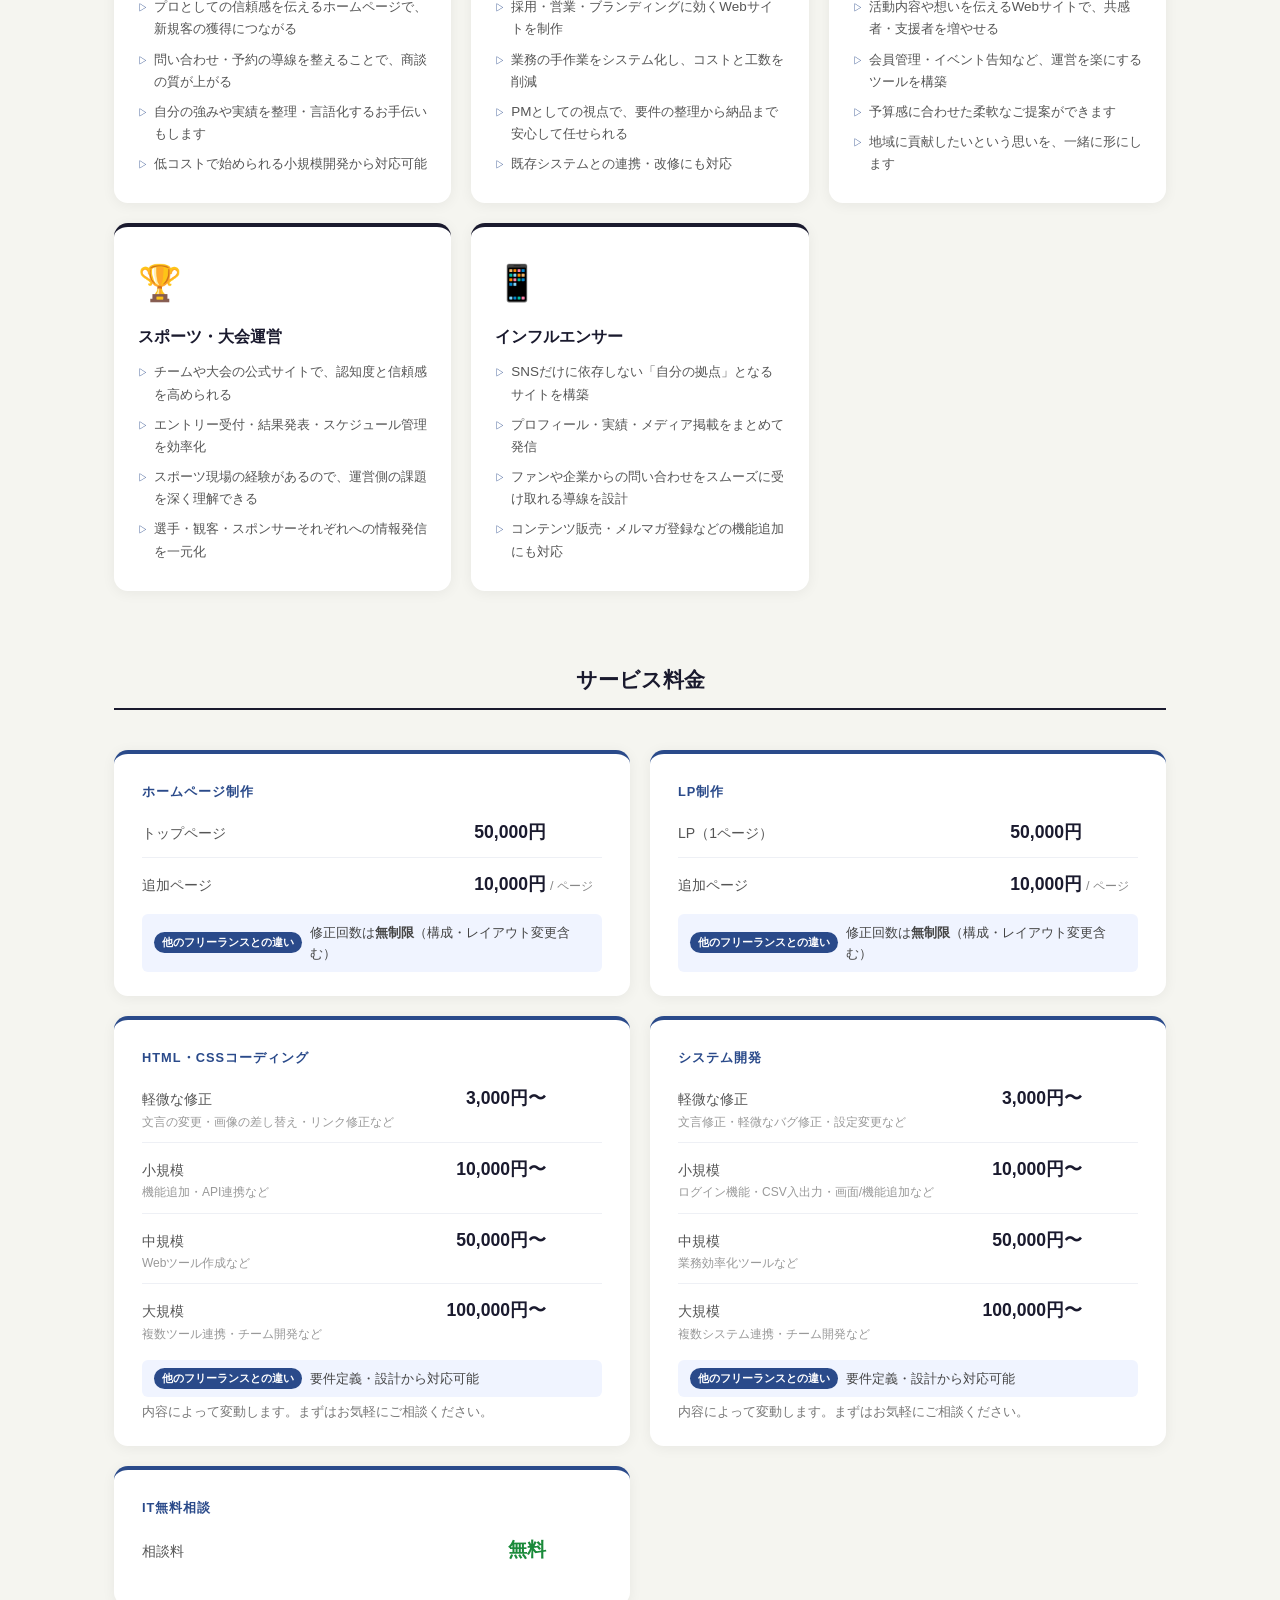
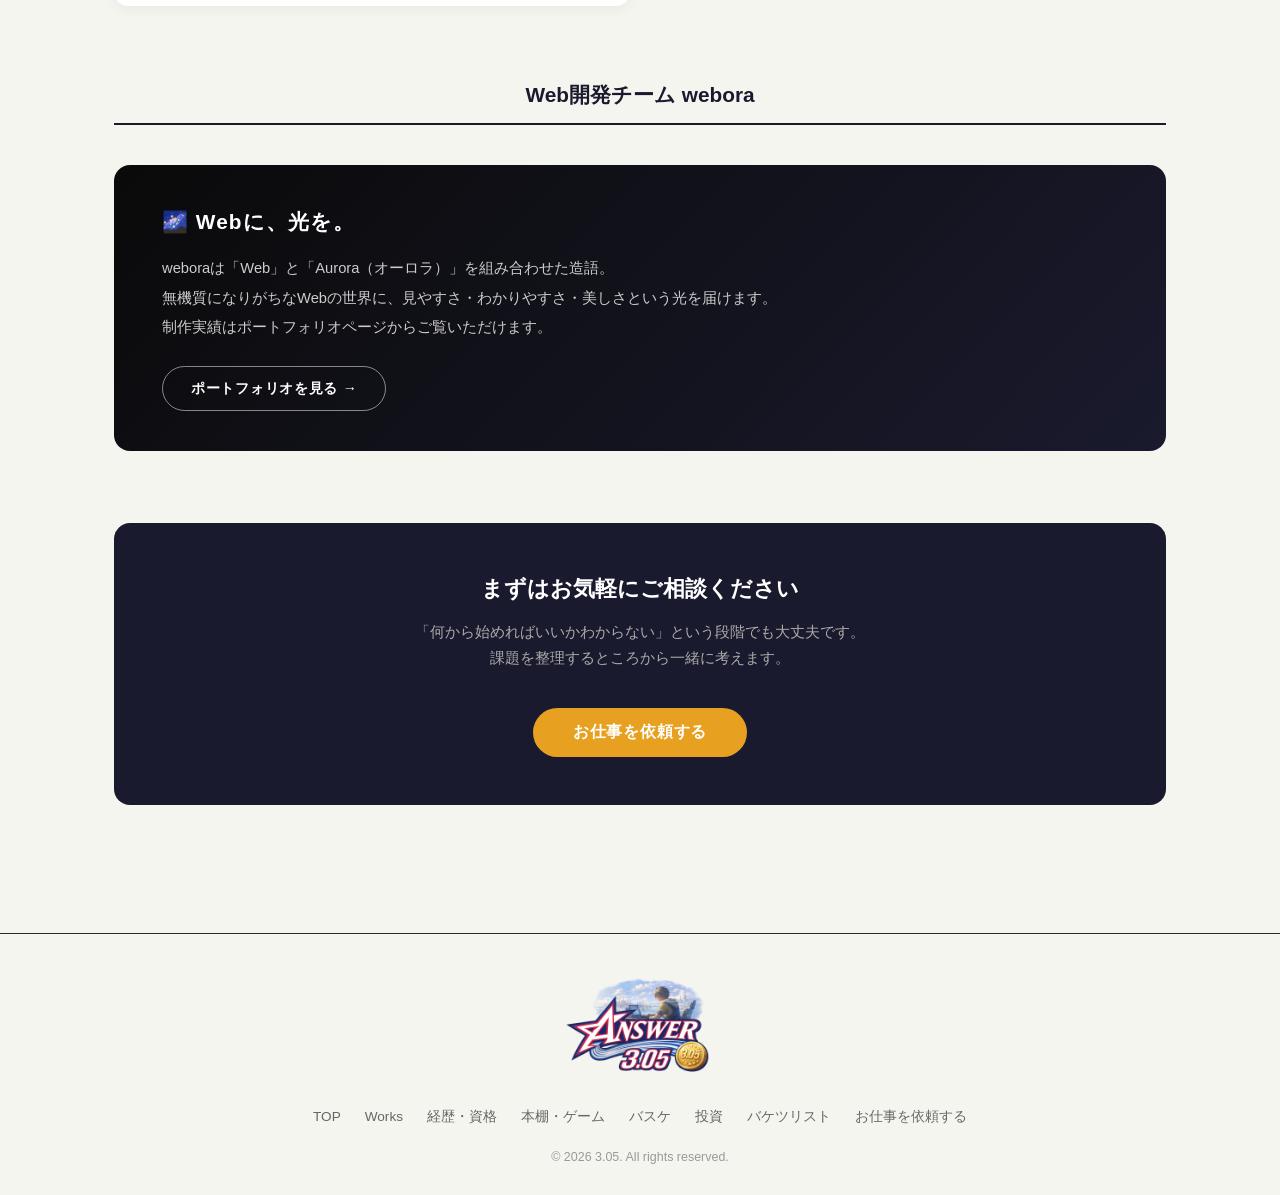
<file: html/works.html>
﻿<!DOCTYPE html>
<html lang="ja">
<head>
  <meta charset="UTF-8">
  <meta name="viewport" content="width=device-width, initial-scale=1.0">
  <title>Works | 3.05 フリーランスWebクリエイター</title>
  <meta name="description" content="3.05が提供するWebサービスの詳細ページ。ホームページ制作・LP制作・HTML/CSSコーディング・IT無料相談の料金・制作実績・対応範囲をご確認いただけます。">
  <meta name="robots" content="index, follow">
  <link rel="canonical" href="https://team305-lc.github.io/answer305/html/works.html">
  <meta property="og:type" content="website">
  <meta property="og:locale" content="ja_JP">
  <meta property="og:url" content="https://team305-lc.github.io/answer305/html/works.html">
  <meta property="og:title" content="Works | 3.05 フリーランスWebクリエイター">
  <meta property="og:description" content="3.05が提供するWebサービスの詳細ページ。ホームページ制作・LP制作・HTML/CSSコーディング・IT無料相談の料金・制作実績・対応範囲をご確認いただけます。">
  <meta property="og:image" content="https://team305-lc.github.io/answer305/img/service_lp.jpg">
  <meta name="twitter:card" content="summary_large_image">
  <meta name="twitter:title" content="Works | 3.05 フリーランスWebクリエイター">
  <meta name="twitter:description" content="3.05が提供するWebサービスの詳細ページ。ホームページ制作・LP制作・HTML/CSSコーディング・IT無料相談の料金・制作実績・対応範囲をご確認いただけます。">
  <meta name="twitter:image" content="https://team305-lc.github.io/answer305/img/service_lp.jpg">
  <link rel="icon" href="../img/favicon.png" type="image/png">
  <link rel="preconnect" href="https://fonts.googleapis.com">
  <link rel="preconnect" href="https://fonts.gstatic.com" crossorigin>
  <link rel="stylesheet" href="https://fonts.googleapis.com/css2?family=Noto+Serif+JP:wght@400;700;900&display=swap">
  <link rel="stylesheet" href="../css/style.css">
  <!-- Google tag (gtag.js) -->
  <script async src="https://www.googletagmanager.com/gtag/js?id=G-LWTHTBH3Q8"></script>
  <script>
    window.dataLayer = window.dataLayer || [];
    function gtag(){dataLayer.push(arguments);}
    gtag('js', new Date());
    gtag('config', 'G-LWTHTBH3Q8');
  </script>
</head>
<body data-page="works">

  <header></header>
  <div class="mobile-menu" id="mobileMenu"></div>

  <!-- ヒーロー -->
  <div class="works-hero">
    <h1>できること、提供できる価値</h1>
    <p>
      プロジェクトマネージャ・ITストラテジストの国家資格を持つエンジニアだからこそ、<br>
      作る前に「お客様にとって何が必要か」を整理して提案することができます。<br>
      一緒に考え、話し合いながら、楽しく仕事を進めることを大切にしています。
    </p>
  </div>

  <div class="works-body">

    <!-- ===== サービス ===== -->
    <h2 class="works-section-heading">提供サービス</h2>

    <!-- サービス1: ホームページ制作 / 画像左・テキスト右 -->
    <div class="service-block">
      <img
        class="service-img"
        src="../img/trading_room.png"
        alt="ホームページ制作">
      <div class="service-text">
        <span class="service-tag">HOME PAGE</span>
        <h3 class="service-title">ホームページ制作</h3>
        <p class="service-desc">
          「検索してもらえる」「信頼してもらえる」Webサイトを作ります。
          デザインから実装・公開まで一貫して対応。
          見た目だけでなく、訪問者が行動したくなる構成にこだわります。
        </p>
        <ul class="service-points">
          <li>コーポレートサイト・店舗サイト・ポートフォリオ</li>
          <li>スマホ対応（レスポンシブデザイン）</li>
          <li>SEOを意識した構成・テキスト設計</li>
          <li>更新しやすいシンプルな実装</li>
          <li>公開後の運用サポートにも対応</li>
        </ul>
      </div>
    </div>

    <!-- サービス2: LP制作 / テキスト左・画像右 -->
    <div class="service-block reverse">
      <img
        class="service-img"
        src="../img/service_lp.jpg"
        alt="LP制作">
      <div class="service-text">
        <span class="service-tag">Landing Page</span>
        <h3 class="service-title">LP制作</h3>
        <p class="service-desc">
          「来た人を逃さない」一枚のページを作ります。
          商品・サービスの魅力を最大限に引き出し、
          問い合わせ・購入・申込みへと自然に誘導する設計にします。
        </p>
        <ul class="service-points">
          <li>イベント・セミナー・商品販売のLP</li>
          <li>訴求ポイントの整理と構成設計</li>
          <li>CTA（行動喚起）を意識したデザイン</li>
          <li>A/Bテストに対応しやすい構造</li>
          <li>広告出稿前後のページ改善も対応</li>
        </ul>
      </div>
    </div>

    <!-- サービス3: HTML・CSSコーディング / 画像左・テキスト右 -->
    <div class="service-block">
      <img
        class="service-img"
        src="../img/service_coding.jpg"
        alt="HTML・CSSコーディング">
      <div class="service-text">
        <span class="service-tag">HTML / CSS Coding</span>
        <h3 class="service-title">HTML・CSSコーディング</h3>
        <p class="service-desc">
          デザインカンプやワイヤーフレームを、実際に動くWebページへ仕上げます。
          レスポンシブ対応・ブラウザ間の表示崩れ対策まで丁寧に実装します。
        </p>
        <ul class="service-points">
          <li>デザインカンプからのHTML・CSS実装</li>
          <li>スマホ・タブレット・PC対応（レスポンシブ）</li>
          <li>アニメーション・インタラクションの実装</li>
          <li>既存サイトの修正・改善コーディング</li>
          <li>WordPressテーマへの組み込みにも対応</li>
        </ul>
      </div>
    </div>

    <!-- サービス4: システム開発 / テキスト左・画像右 -->
    <div class="service-block reverse">
      <img
        class="service-img"
        src="../img/service_system.jpg"
        alt="システム開発">
      <div class="service-text">
        <span class="service-tag">SYSTEM DEVELOPMENT</span>
        <h3 class="service-title">システム開発</h3>
        <p class="service-desc">
          業務の効率化・自動化・データ管理など、目的に応じたシステムを設計・開発します。
          要件整理から設計・実装・テスト・リリースまで一貫して対応可能です。
        </p>
        <ul class="service-points">
          <li>業務効率化・自動化ツールの開発</li>
          <li>WebアプリケーションやSPAの設計・構築</li>
          <li>APIの設計・開発・外部サービス連携</li>
          <li>データベース設計・管理システム構築</li>
          <li>既存システムへの機能追加・リプレイスにも対応</li>
        </ul>
      </div>
    </div>

    <!-- サービス5: IT無料相談 / 画像左・テキスト右 -->
    <div class="service-block">
      <img
        class="service-img"
        src="../img/service_it.jpg"
        alt="IT無料相談">
      <div class="service-text">
        <span class="service-tag">FREE CONSULTING</span>
        <h3 class="service-title">IT無料相談</h3>
        <p class="service-desc">
          「何から始めればいいかわからない」「ITをうまく活用できていない気がする」
          そんな漠然とした悩みでも構いません。
          課題を整理して、最適な選択肢を一緒に考えます。費用は一切かかりません。
        </p>
        <ul class="service-points">
          <li>ホームページ・システムが必要かどうかの判断から相談可能</li>
          <li>今あるツールの使い方・改善アドバイス</li>
          <li>見積もりや発注先選びのセカンドオピニオン</li>
          <li>ITに詳しくない方でも丁寧にご説明します</li>
          <li>オンライン（Google Meet等）での対応も可能</li>
        </ul>
      </div>
    </div>

    <!-- ===== クライアントタイプ ===== -->
    <h2 class="works-section-heading">こんな方に活用いただけます</h2>

    <div class="client-grid">

      <div class="client-card">
        <span class="client-icon">💼</span>
        <div class="client-type">個人事業主</div>
        <ul class="client-benefits">
          <li>プロとしての信頼感を伝えるホームページで、新規客の獲得につながる</li>
          <li>問い合わせ・予約の導線を整えることで、商談の質が上がる</li>
          <li>自分の強みや実績を整理・言語化するお手伝いもします</li>
          <li>低コストで始められる小規模開発から対応可能</li>
        </ul>
        <!-- <a href="freelance.html" class="client-detail-link">具体的なメリットを見る →</a> -->
      </div>

      <div class="client-card">
        <span class="client-icon">🏢</span>
        <div class="client-type">企業</div>
        <ul class="client-benefits">
          <li>採用・営業・ブランディングに効くWebサイトを制作</li>
          <li>業務の手作業をシステム化し、コストと工数を削減</li>
          <li>PMとしての視点で、要件の整理から納品まで安心して任せられる</li>
          <li>既存システムとの連携・改修にも対応</li>
        </ul>
      </div>

      <div class="client-card">
        <span class="client-icon">🤝</span>
        <div class="client-type">非営利団体・地域団体</div>
        <ul class="client-benefits">
          <li>活動内容や想いを伝えるWebサイトで、共感者・支援者を増やせる</li>
          <li>会員管理・イベント告知など、運営を楽にするツールを構築</li>
          <li>予算感に合わせた柔軟なご提案ができます</li>
          <li>地域に貢献したいという思いを、一緒に形にします</li>
        </ul>
      </div>

      <div class="client-card">
        <span class="client-icon">🏆</span>
        <div class="client-type">スポーツ・大会運営</div>
        <ul class="client-benefits">
          <li>チームや大会の公式サイトで、認知度と信頼感を高められる</li>
          <li>エントリー受付・結果発表・スケジュール管理を効率化</li>
          <li>スポーツ現場の経験があるので、運営側の課題を深く理解できる</li>
          <li>選手・観客・スポンサーそれぞれへの情報発信を一元化</li>
        </ul>
      </div>

      <div class="client-card">
        <span class="client-icon">📱</span>
        <div class="client-type">インフルエンサー</div>
        <ul class="client-benefits">
          <li>SNSだけに依存しない「自分の拠点」となるサイトを構築</li>
          <li>プロフィール・実績・メディア掲載をまとめて発信</li>
          <li>ファンや企業からの問い合わせをスムーズに受け取れる導線を設計</li>
          <li>コンテンツ販売・メルマガ登録などの機能追加にも対応</li>
        </ul>
      </div>

    </div>

    <!-- ===== 料金 ===== -->
    <h2 class="works-section-heading">サービス料金</h2>

    <div class="pricing-grid">

      <div class="pricing-card">
        <p class="pricing-service">ホームページ制作</p>
        <div class="pricing-rows">
          <div class="pricing-row">
            <span class="pricing-label">トップページ</span>
            <span class="pricing-value">50,000円</span>
          </div>
          <div class="pricing-row">
            <span class="pricing-label">追加ページ</span>
            <span class="pricing-value">10,000円</span><span class="pricing-unit">/ ページ</span>
          </div>
        </div>
        <p class="pricing-highlight"><span class="pricing-badge">他のフリーランスとの違い</span><span>修正回数は<strong>無制限</strong>（構成・レイアウト変更含む）</span></p>
      </div>

      <div class="pricing-card">
        <p class="pricing-service">LP制作</p>
        <div class="pricing-rows">
          <div class="pricing-row">
            <span class="pricing-label">LP（1ページ）</span>
            <span class="pricing-value">50,000円</span>
          </div>
          <div class="pricing-row">
            <span class="pricing-label">追加ページ</span>
            <span class="pricing-value">10,000円</span><span class="pricing-unit">/ ページ</span>
          </div>
        </div>
        <p class="pricing-highlight"><span class="pricing-badge">他のフリーランスとの違い</span><span>修正回数は<strong>無制限</strong>（構成・レイアウト変更含む）</span></p>
      </div>

      <div class="pricing-card">
        <p class="pricing-service">HTML・CSSコーディング</p>
        <div class="pricing-rows">
          <div class="pricing-row">
            <span class="pricing-label">軽微な修正<span class="pricing-label-sub">文言の変更・画像の差し替え・リンク修正など</span></span>
            <span class="pricing-value">3,000円〜</span><span class="pricing-unit"></span>
          </div>
          <div class="pricing-row">
            <span class="pricing-label">小規模<span class="pricing-label-sub">機能追加・API連携など</span></span>
            <span class="pricing-value">10,000円〜</span><span class="pricing-unit"></span>
          </div>
          <div class="pricing-row">
            <span class="pricing-label">中規模<span class="pricing-label-sub">Webツール作成など</span></span>
            <span class="pricing-value">50,000円〜</span><span class="pricing-unit"></span>
          </div>
          <div class="pricing-row">
            <span class="pricing-label">大規模<span class="pricing-label-sub">複数ツール連携・チーム開発など</span></span>
            <span class="pricing-value">100,000円〜</span><span class="pricing-unit"></span>
          </div>
        </div>
        <p class="pricing-highlight"><span class="pricing-badge">他のフリーランスとの違い</span><span>要件定義・設計から対応可能</span></p>
        <p class="pricing-note">内容によって変動します。まずはお気軽にご相談ください。</p>
      </div>

      <div class="pricing-card">
        <p class="pricing-service">システム開発</p>
        <div class="pricing-rows">
          <div class="pricing-row">
            <span class="pricing-label">軽微な修正<span class="pricing-label-sub">文言修正・軽微なバグ修正・設定変更など</span></span>
            <span class="pricing-value">3,000円〜</span><span class="pricing-unit"></span>
          </div>
          <div class="pricing-row">
            <span class="pricing-label">小規模<span class="pricing-label-sub">ログイン機能・CSV入出力・画面/機能追加など</span></span>
            <span class="pricing-value">10,000円〜</span><span class="pricing-unit"></span>
          </div>
          <div class="pricing-row">
            <span class="pricing-label">中規模<span class="pricing-label-sub">業務効率化ツールなど</span></span>
            <span class="pricing-value">50,000円〜</span><span class="pricing-unit"></span>
          </div>
          <div class="pricing-row">
            <span class="pricing-label">大規模<span class="pricing-label-sub">複数システム連携・チーム開発など</span></span>
            <span class="pricing-value">100,000円〜</span><span class="pricing-unit"></span>
          </div>
        </div>
        <p class="pricing-highlight"><span class="pricing-badge">他のフリーランスとの違い</span><span>要件定義・設計から対応可能</span></p>
        <p class="pricing-note">内容によって変動します。まずはお気軽にご相談ください。</p>
      </div>

      <div class="pricing-card">
        <p class="pricing-service">IT無料相談</p>
        <div class="pricing-rows">
          <div class="pricing-row">
            <span class="pricing-label">相談料</span>
            <span class="pricing-value free">無料</span>
          </div>
        </div>
      </div>

    </div>

    <!-- ===== webora ===== -->
    <h2 class="works-section-heading">Web開発チーム webora</h2>

    <div class="webora-block">
      <div class="webora-text">
        <p class="webora-catch"><span class="webora-icon">🌌</span> Webに、光を。</p>
        <p class="webora-desc">
          weboraは「Web」と「Aurora（オーロラ）」を組み合わせた造語。<br>
          無機質になりがちなWebの世界に、見やすさ・わかりやすさ・美しさという光を届けます。<br>
          制作実績はポートフォリオページからご覧いただけます。
        </p>
        <a href="https://team305-lc.github.io/webora/html/portfolio.html" target="_blank" rel="noopener" class="webora-link">
          ポートフォリオを見る →
        </a>
      </div>
    </div>

    <!-- CTA -->
    <div class="works-cta">
      <h3>まずはお気軽にご相談ください</h3>
      <p>
        「何から始めればいいかわからない」という段階でも大丈夫です。<br>
        課題を整理するところから一緒に考えます。
      </p>
      <a href="request.html">
        <button class="btn-submit">お仕事を依頼する</button>
      </a>
    </div>

  </div>

  <footer></footer>

  <button class="back-to-top" id="backToTop" aria-label="トップへ戻る">↑</button>

  <script src="../js/components.js"></script>
  <script src="../js/main.js"></script>
</body>
</html>
</file>
<file: css/style.css>
﻿/* ===== リセット & 共通 ===== */
*, *::before, *::after {
  margin: 0;
  padding: 0;
  box-sizing: border-box;
}

:root {
  --navy:   #1a1a2e;
  --navy-l: #2a2a4e;
  --bg:     #f5f5f0;
  --white:  #ffffff;
  --text:   #333333;
  --muted:  #888888;
  --border: #f0f0ea;
  --accent: #2a4a8a;
}

body {
  font-family: 'Hiragino Kaku Gothic ProN', 'Meiryo', sans-serif;
  background: var(--bg);
  color: var(--text);
  min-height: 100vh;
  line-height: 1.6;
  position: relative;
}

/* ページ背景の薄い画像（PCとコーヒーの作業デスク） */
body::before {
  content: '';
  position: fixed;
  inset: 0;
  background-image: url('../img/bg_global.jpg');
  background-size: cover;
  background-position: center;
  opacity: 0.18;
  z-index: -1;
  pointer-events: none;
}

/* ===== ヘッダー ===== */
header {
  background: var(--navy);
  color: #fff;
  padding: 0 32px;
  height: 60px;
  display: flex;
  align-items: center;
  gap: 12px;
  position: sticky;
  top: 0;
  z-index: 200;
  box-shadow: 0 2px 8px rgba(0,0,0,0.3);
}

.header-title {
  font-size: 1.2rem;
  font-weight: 400;
  letter-spacing: 0.1em;
  line-height: 1;
}

.header-logo {
  height: 52px;
  width: auto;
  display: block;
}

nav {
  margin-left: auto;
  display: flex;
  align-items: center;
  gap: 16px;
}

nav a {
  color: #aaa;
  text-decoration: none;
  font-size: 0.9rem;
  transition: color 0.2s;
}

nav a:hover { color: #fff; }
nav a.nav-active { color: #fff; }

/* 依頼ボタン */
nav .btn-request {
  background: #e8a020;
  color: #fff !important;
  padding: 7px 18px;
  border-radius: 20px;
  font-weight: 700;
  font-size: 0.85rem;
  transition: background 0.2s, transform 0.15s;
}

nav .btn-request:hover {
  background: #c88010;
  transform: translateY(-1px);
}

/* ハンバーガー (スマホ用) */
.hamburger {
  display: none;
  flex-direction: column;
  gap: 5px;
  cursor: pointer;
  padding: 4px;
  margin-left: auto;
  background: none;
  border: none;
}

.hamburger span {
  display: block;
  width: 22px;
  height: 2px;
  background: #fff;
  border-radius: 2px;
  transition: all 0.3s;
}

/* モバイルメニュー */
.mobile-menu {
  display: none;
  position: fixed;
  top: 60px;
  left: 0;
  right: 0;
  background: var(--navy-l);
  padding: 16px 24px;
  z-index: 199;
  flex-direction: column;
  gap: 4px;
  box-shadow: 0 4px 12px rgba(0,0,0,0.3);
}

.mobile-menu.open { display: flex; }

.mobile-menu a {
  color: #ccc;
  text-decoration: none;
  font-size: 1rem;
  padding: 12px 0;
  border-bottom: 1px solid rgba(255,255,255,0.08);
  transition: color 0.2s;
}

.mobile-menu a:hover { color: #fff; }

.mobile-menu .btn-request {
  margin-top: 8px;
  background: #e8a020;
  color: #fff !important;
  text-align: center;
  padding: 12px;
  border-radius: 8px;
  font-weight: 700;
  border: none;
}

/* ===== メインレイアウト ===== */
.page-wrapper {
  max-width: 1100px;
  margin: 0 auto;
  padding: 48px 24px;
  display: grid;
  grid-template-columns: 280px 1fr;
  gap: 48px;
  align-items: start;
}

/* ===== プロフィールカード ===== */
.profile-card {
  background: var(--white);
  border-radius: 16px;
  padding: 32px 24px;
  box-shadow: 0 2px 16px rgba(0,0,0,0.08);
  position: sticky;
  top: 76px;
}

.profile-photo-wrap {
  text-align: center;
  margin-bottom: 16px;
}

.profile-photo {
  width: 140px;
  height: 140px;
  border-radius: 50%;
  object-fit: cover;
  border: 4px solid #e8e8e0;
}

.profile-name {
  font-size: 1.6rem;
  font-weight: 700;
  text-align: center;
  margin-bottom: 4px;
  letter-spacing: 0.08em;
}

.profile-meta {
  text-align: center;
  font-size: 0.82rem;
  color: #aaa;
  margin-bottom: 10px;
  letter-spacing: 0.05em;
  display: flex;
  flex-wrap: wrap;
  justify-content: center;
  gap: 2px;
}

.profile-meta span {
  white-space: nowrap;
}

.profile-meta-sep {
  margin: 0 6px;
  color: #555;
}

.profile-tags {
  display: flex;
  flex-wrap: wrap;
  gap: 6px;
  justify-content: center;
  margin-bottom: 20px;
}

.tag {
  background: #f0f0ea;
  color: #555;
  padding: 4px 10px;
  border-radius: 20px;
  font-size: 0.78rem;
}

.tag-pm {
  background: #dbeafe;
  color: #1d4ed8;
}

.tag-se {
  background: #dcfce7;
  color: #15803d;
}

.tag-investor {
  background: #fef9c3;
  color: #a16207;
}

.profile-bio {
  margin-bottom: 24px;
}

.bio-intro {
  font-size: 0.82rem;
  color: #999;
  line-height: 1.7;
  margin-bottom: 12px;
  text-align: center;
}

.bio-spec {
  display: flex;
  flex-direction: column;
  gap: 10px;
}

.bio-spec-row {
  background: #f8f8f4;
  border-radius: 8px;
  padding: 8px 12px;
}

.bio-spec-row dt {
  font-size: 0.72rem;
  font-weight: 700;
  color: var(--navy);
  letter-spacing: 0.04em;
  margin-bottom: 3px;
}

.bio-spec-row dd {
  font-size: 0.82rem;
  line-height: 1.65;
  color: #555;
  margin: 0;
}

/* セクション区切り */
.profile-section {
  border-top: 1px solid var(--border);
  padding-top: 20px;
  margin-bottom: 20px;
}

.profile-section-label {
  font-size: 0.72rem;
  font-weight: 700;
  letter-spacing: 0.12em;
  color: #aaa;
  text-transform: uppercase;
  margin-bottom: 12px;
}

.profile-links .profile-section-label {
  margin-top: 20px;
  padding-top: 16px;
  border-top: 1px solid var(--border);
}

.profile-links .profile-section-label:first-child {
  margin-top: 0;
  padding-top: 0;
  border-top: none;
}

/* StrengthsFinder */
.strength-item {
  display: flex;
  align-items: center;
  gap: 10px;
  margin-bottom: 10px;
}

.strength-rank {
  font-size: 0.7rem;
  font-weight: 700;
  color: #fff;
  background: var(--navy);
  width: 20px;
  height: 20px;
  border-radius: 50%;
  display: flex;
  align-items: center;
  justify-content: center;
  flex-shrink: 0;
}

.strength-info { flex: 1; }

.strength-name {
  font-size: 0.88rem;
  font-weight: 700;
  color: var(--navy);
  margin-bottom: 1px;
}

.strength-name-en { font-size: 0.72rem; color: #aaa; }

.strength-domain {
  font-size: 0.7rem;
  padding: 2px 7px;
  border-radius: 8px;
  font-weight: 600;
}

.domain-executing   { background: #fff0e0; color: #b05000; }
.domain-influencing { background: #e8f4e8; color: #2a6a2a; }
.domain-relating    { background: #e8eefa; color: #2a3a8a; }
.domain-thinking    { background: #f5e8fa; color: #6a2a8a; }

/* 資格 */
.cert-item {
  display: flex;
  align-items: center;
  gap: 10px;
  margin-bottom: 10px;
}

.cert-badge {
  font-size: 0.68rem;
  font-weight: 700;
  color: #fff;
  background: var(--accent);
  padding: 3px 7px;
  border-radius: 6px;
  letter-spacing: 0.04em;
  flex-shrink: 0;
}

.cert-name {
  font-size: 0.88rem;
  font-weight: 700;
  color: var(--navy);
}

.cert-name-en { font-size: 0.72rem; color: #aaa; }

/* SNSリンク */
.profile-links {
  border-top: 1px solid var(--border);
  padding-top: 20px;
  display: flex;
  flex-direction: column;
  gap: 4px;
}

.profile-links a {
  display: flex;
  align-items: flex-start;
  gap: 8px;
  color: #555;
  text-decoration: none;
  font-size: 0.84rem;
  padding: 9px 0;
  border-bottom: 1px solid #f8f8f5;
  transition: color 0.2s;
}

.profile-links a:hover { color: var(--navy); }

.link-icon {
  width: 20px;
  text-align: center;
  font-size: 1rem;
  padding-top: 1px;
}

.link-body {
  display: flex;
  flex-direction: column;
  gap: 2px;
}

.link-name {
  font-weight: 600;
  font-size: 0.84rem;
  color: var(--navy);
}

.link-handle {
  font-weight: 400;
  font-size: 0.75rem;
  color: #999;
}

.link-desc {
  font-size: 0.76rem;
  color: #888;
  line-height: 1.5;
}

/* ===== メインコンテンツ ===== */
.section-title {
  font-size: 1.5rem;
  font-weight: 700;
  margin-bottom: 32px;
  padding-bottom: 12px;
  border-bottom: 2px solid var(--navy);
  display: flex;
  align-items: center;
  gap: 10px;
}

/* タイムライン */
.timeline {
  position: relative;
  padding-left: 32px;
}

.timeline::before {
  content: '';
  position: absolute;
  left: 10px;
  top: 8px;
  bottom: 8px;
  width: 2px;
  background: linear-gradient(to bottom, var(--navy), #c0c0d8);
}

.timeline-item {
  position: relative;
  margin-bottom: 40px;
  background: var(--white);
  border-radius: 14px;
  padding: 24px 28px;
  box-shadow: 0 2px 14px rgba(0,0,0,0.06);
  transition: transform 0.2s, box-shadow 0.2s;
}

.timeline-item:hover {
  transform: translateX(4px);
  box-shadow: 0 4px 22px rgba(0,0,0,0.1);
}

.timeline-item::before {
  content: '';
  position: absolute;
  left: -27px;
  top: 26px;
  width: 14px;
  height: 14px;
  border-radius: 50%;
  background: var(--navy);
  border: 3px solid var(--bg);
}

.timeline-period {
  font-size: 0.75rem;
  color: #bbb;
  font-weight: 700;
  letter-spacing: 0.08em;
  margin-bottom: 6px;
}

.timeline-title {
  font-size: 1.15rem;
  font-weight: 700;
  color: var(--navy);
  margin-bottom: 16px;
  line-height: 1.4;
}

/* ブログ本文 */
.blog-body {
  font-size: 0.92rem;
  line-height: 1.95;
  color: #444;
}

.blog-body p { margin-bottom: 14px; }
.blog-body p:last-child { margin-bottom: 0; }

.blog-body .highlight {
  background: linear-gradient(transparent 60%, #fff0c0 60%);
  font-weight: 600;
  color: #333;
}

.blog-body blockquote {
  border-left: 3px solid var(--navy);
  padding: 10px 16px;
  margin: 16px 0;
  background: #f8f8fc;
  border-radius: 0 8px 8px 0;
  font-style: italic;
  color: #555;
  font-size: 0.9rem;
  line-height: 1.7;
}

/* ===== トップへ戻るボタン ===== */
.back-to-top {
  position: fixed;
  bottom: 32px;
  right: 28px;
  width: 48px;
  height: 48px;
  background: var(--navy);
  color: #fff;
  border: none;
  border-radius: 50%;
  font-size: 1.2rem;
  cursor: pointer;
  display: flex;
  align-items: center;
  justify-content: center;
  box-shadow: 0 4px 16px rgba(0,0,0,0.2);
  opacity: 0;
  transform: translateY(16px);
  transition: opacity 0.3s ease, transform 0.3s ease, background 0.2s;
  pointer-events: none;
  z-index: 300;
}

.back-to-top.visible {
  opacity: 1;
  transform: translateY(0);
  pointer-events: auto;
}

.back-to-top:hover {
  background: var(--navy-l);
}

/* ===== フッター ===== */
footer {
  text-align: center;
  padding: 40px 32px 28px;
  color: #aaa;
  font-size: 0.82rem;
  margin-top: 48px;
  border-top: 1px solid #2a2a2a;
}

.footer-nav {
  display: flex;
  justify-content: center;
  flex-wrap: wrap;
  gap: 8px 24px;
  margin-bottom: 20px;
}

.footer-nav a {
  color: #666;
  text-decoration: none;
  font-size: 0.85rem;
  transition: color 0.2s;
}

.footer-nav a:hover {
  color: #333;
}

.footer-logo {
  height: 110px;
  width: auto;
  margin-bottom: 16px;
  opacity: 0.9;
}

.footer-copy {
  color: #999;
  font-size: 0.78rem;
}

.back-to-top {
  position: fixed;
  bottom: 32px;
  right: 32px;
  width: 48px;
  height: 48px;
  border-radius: 50%;
  background: transparent;
  border: 2px solid #c8a84b;
  color: #c8a84b;
  font-size: 0;
  cursor: pointer;
  opacity: 0;
  pointer-events: none;
  transition: opacity 0.3s, transform 0.3s, background 0.3s, color 0.3s;
  z-index: 100;
}

.back-to-top::before,
.back-to-top::after {
  content: '';
  display: block;
  position: absolute;
  width: 12px;
  height: 12px;
  border-top: 3px solid currentColor;
  border-right: 3px solid currentColor;
  left: calc(50% - 6px);
  transform: rotate(-45deg);
}

.back-to-top::before {
  top: 24px;
}

.back-to-top::after {
  top: 16px;
}

.back-to-top.visible {
  opacity: 1;
  pointer-events: auto;
}

.back-to-top:hover {
  background: #c8a84b;
  color: #fff;
  transform: translateY(-4px);
}

/* ===== 理念セクション (フルスクリーン スライドショー) ===== */
.philosophy {
  position: relative;
  width: 100%;
  height: 100vh;
  overflow: hidden;
  background: #000;
}

/* 各スライド */
.philosophy-slide {
  position: absolute;
  inset: 0;
  display: flex;
  align-items: center;
  justify-content: center;
  background-size: cover;
  background-position: center;
  opacity: 0;
  transition: opacity 1.6s ease;
  will-change: opacity;
}

.philosophy-slide.active { opacity: 1; }

/* 暗幕オーバーレイ */
.philosophy-slide::before {
  content: '';
  position: absolute;
  inset: 0;
  background: rgba(4, 6, 18, 0.52);
}

/* スライドのテキストコンテンツ */
.slide-content {
  position: relative;
  z-index: 1;
  text-align: center;
  padding: 0 24px;
  opacity: 0;
}

.philosophy-slide.active .slide-content {
  animation: slideFadeIn 3s ease 0.5s forwards;
}

@keyframes slideFadeIn {
  from { opacity: 0; }
  to   { opacity: 1; }
}

.slide-label {
  font-family: 'Noto Serif JP', 'Yu Mincho', '游明朝', 'Hiragino Mincho ProN', serif;
  font-size: 0.72rem;
  font-weight: 400;
  letter-spacing: 0.3em;
  color: rgba(255,255,255,0.5);
  text-transform: uppercase;
  margin-bottom: 20px;
}

.slide-icon {
  font-size: 3.5rem;
  margin-bottom: 20px;
  display: block;
  filter: drop-shadow(0 4px 16px rgba(0,0,0,0.4));
}

.slide-name {
  font-family: 'Noto Serif JP', 'Yu Mincho', '游明朝', 'Hiragino Mincho ProN', serif;
  font-size: clamp(2.8rem, 7vw, 5.5rem);
  font-weight: 900;
  color: #fff;
  letter-spacing: 0.2em;
  margin-bottom: 24px;
  text-shadow: 0 4px 24px rgba(0,0,0,0.5);
  line-height: 1.1;
}

.slide-desc {
  font-family: 'Noto Serif JP', 'Yu Mincho', '游明朝', 'Hiragino Mincho ProN', serif;
  font-size: clamp(0.9rem, 2vw, 1.1rem);
  font-weight: 400;
  color: rgba(255,255,255,0.78);
  line-height: 2.0;
  max-width: 480px;
  margin: 0 auto;
  text-shadow: 0 2px 8px rgba(0,0,0,0.4);
  letter-spacing: 0.06em;
}

/* インジケーター（下部のドット） */
.philosophy-indicators {
  position: absolute;
  bottom: 28px;
  left: 50%;
  transform: translateX(-50%);
  z-index: 10;
  display: flex;
  gap: 10px;
  align-items: center;
}

.indicator-dot {
  width: 8px;
  height: 8px;
  border-radius: 50%;
  background: rgba(255,255,255,0.3);
  border: none;
  padding: 0;
  cursor: pointer;
  transition: background 0.3s, transform 0.3s;
}

.indicator-dot.active {
  background: #fff;
  transform: scale(1.3);
}

/* プログレスバー */
.philosophy-progress {
  position: absolute;
  bottom: 0;
  left: 0;
  height: 3px;
  background: rgba(255,255,255,0.7);
  width: 0%;
  z-index: 10;
  transition: none;
}

.philosophy-progress.running {
  transition: width 6s linear;
  width: 100%;
}

/* クレジット */
.philosophy-credit {
  position: absolute;
  bottom: 10px;
  right: 14px;
  font-size: 0.62rem;
  color: rgba(255,255,255,0.2);
  z-index: 10;
}

.philosophy-credit a {
  color: rgba(255,255,255,0.25);
  text-decoration: none;
}

@media (max-width: 600px) {
  .slide-icon   { font-size: 2.8rem; }
  .slide-name   { letter-spacing: 0.08em; }
  .slide-desc   { font-size: 0.88rem; }
}

/* ===== 趣味 ===== */
.hobby-grid {
  display: grid;
  grid-template-columns: repeat(2, 1fr);
  gap: 8px;
}

.hobby-item {
  background: #f8f8f4;
  border-radius: 10px;
  padding: 10px 10px 8px;
  text-align: center;
  transition: background 0.2s, transform 0.2s;
}

.hobby-item:hover {
  background: #f0f0e8;
  transform: translateY(-1px);
}

.hobby-icon { font-size: 1.4rem; display: block; margin-bottom: 4px; }

.hobby-name {
  font-size: 0.8rem;
  font-weight: 700;
  color: var(--navy);
}

/* ===== アコーディオン (StrengthsFinder 6位以降) ===== */
.strengths-accordion-toggle {
  display: flex;
  align-items: center;
  justify-content: space-between;
  width: 100%;
  background: #f5f5f0;
  border: 1px solid #e8e8e0;
  border-radius: 8px;
  padding: 8px 12px;
  font-size: 0.78rem;
  font-weight: 700;
  color: #666;
  cursor: pointer;
  margin-top: 4px;
  transition: background 0.2s;
}

.strengths-accordion-toggle:hover { background: #ebebе4; }

.accordion-arrow {
  font-size: 0.65rem;
  transition: transform 0.3s;
  display: inline-block;
}

.strengths-accordion-toggle.open .accordion-arrow {
  transform: rotate(180deg);
}

.strengths-accordion-body {
  overflow: hidden;
  max-height: 0;
  transition: max-height 0.4s ease;
}

.strengths-accordion-body.open {
  max-height: 2000px;
}

.strengths-accordion-inner {
  padding-top: 10px;
}

/* ===== Worksページ固有 ===== */

/* ヒーロー */
.works-hero {
  background: var(--navy);
  padding: 72px 24px 64px;
  text-align: center;
  color: #fff;
}

.works-hero h1 {
  font-size: clamp(1.6rem, 4vw, 2.4rem);
  font-weight: 700;
  margin-bottom: 16px;
  letter-spacing: 0.05em;
}

.works-hero p {
  font-size: 1rem;
  color: #aaa;
  line-height: 1.9;
  max-width: 680px;
  margin: 0 auto;
}

/* セクション共通 */
.works-body {
  max-width: 1100px;
  margin: 0 auto;
  padding: 0 24px 80px;
}

.works-section-heading {
  font-size: 1.3rem;
  font-weight: 700;
  color: var(--navy);
  text-align: center;
  margin: 72px 0 40px;
  padding-bottom: 12px;
  border-bottom: 2px solid var(--navy);
}

/* サービス交互レイアウト */
.service-block {
  display: grid;
  grid-template-columns: 1fr 1fr;
  gap: 0;
  margin-bottom: 0;
  border-radius: 16px;
  overflow: hidden;
  box-shadow: 0 4px 24px rgba(0,0,0,0.08);
  margin-bottom: 48px;
}

.service-block.reverse { direction: rtl; }
.service-block.reverse > * { direction: ltr; }

.service-img {
  width: 100%;
  height: 420px;
  object-fit: cover;
  object-position: center;
  display: block;
}

.service-text {
  background: #fff;
  padding: 44px 40px;
  display: flex;
  flex-direction: column;
  justify-content: center;
  gap: 16px;
}

.service-tag {
  display: inline-block;
  font-size: 0.72rem;
  font-weight: 700;
  letter-spacing: 0.15em;
  text-transform: uppercase;
  color: var(--accent);
  background: #eef0f8;
  padding: 4px 12px;
  border-radius: 20px;
  align-self: flex-start;
}

.service-title {
  font-size: 1.5rem;
  font-weight: 700;
  color: var(--navy);
  line-height: 1.3;
}

.service-desc {
  font-size: 0.92rem;
  line-height: 1.9;
  color: #555;
}

.service-points {
  list-style: none;
  display: flex;
  flex-direction: column;
  gap: 8px;
  margin-top: 4px;
}

.service-points li {
  font-size: 0.88rem;
  color: #444;
  display: flex;
  align-items: flex-start;
  gap: 8px;
  line-height: 1.6;
}

.service-points li::before {
  content: '✓';
  color: var(--accent);
  font-weight: 700;
  flex-shrink: 0;
  margin-top: 1px;
}

/* 料金セクション */
.pricing-grid {
  display: grid;
  grid-template-columns: repeat(2, 1fr);
  gap: 20px;
  margin-bottom: 64px;
}

.pricing-card {
  background: var(--white);
  border-radius: 14px;
  padding: 28px 28px 24px;
  box-shadow: 0 2px 14px rgba(0,0,0,0.06);
  border-top: 4px solid var(--accent);
}

.pricing-service {
  font-size: 0.8rem;
  font-weight: 700;
  letter-spacing: 0.08em;
  color: var(--accent);
  margin-bottom: 16px;
  text-transform: uppercase;
}

.pricing-rows {
  display: flex;
  flex-direction: column;
  gap: 12px;
  margin-bottom: 16px;
}

.pricing-row {
  display: grid;
  grid-template-columns: 1fr auto 52px;
  align-items: baseline;
  gap: 4px;
  border-bottom: 1px solid #eef0f5;
  padding-bottom: 10px;
}

.pricing-row:last-child {
  border-bottom: none;
  padding-bottom: 0;
}

.pricing-label {
  font-size: 0.88rem;
  color: #555;
  display: flex;
  flex-direction: column;
  gap: 2px;
}

.pricing-label-sub {
  font-size: 0.75rem;
  color: #999;
  font-weight: 400;
}

.pricing-value {
  font-size: 1.1rem;
  font-weight: 700;
  color: var(--navy);
  text-align: right;
}

.pricing-unit {
  font-size: 0.78rem;
  color: #888;
}

.pricing-value.free {
  color: #1a8a3a;
  font-size: 1.2rem;
}

.pricing-unit {
  font-size: 0.78rem;
  font-weight: 400;
  color: #888;
}

.pricing-highlight {
  display: flex;
  align-items: center;
  gap: 8px;
  font-size: 0.82rem;
  color: #444;
  line-height: 1.6;
  background: #f0f4ff;
  border-radius: 6px;
  padding: 8px 12px;
  margin-top: 4px;
}

.pricing-badge {
  display: inline-block;
  flex-shrink: 0;
  background: var(--accent);
  color: #fff;
  font-size: 0.68rem;
  font-weight: 700;
  padding: 2px 8px;
  border-radius: 20px;
}

.pricing-note {
  font-size: 0.82rem;
  color: #777;
  margin-top: 4px;
  line-height: 1.6;
}

@media (max-width: 640px) {
  .pricing-grid {
    grid-template-columns: 1fr;
  }
  .pricing-highlight {
    flex-direction: column;
    align-items: flex-start;
    gap: 4px;
  }
}

/* 料金ボックス */
.service-price {
  margin-top: 24px;
  padding: 18px 20px;
  background: #f5f7fb;
  border-radius: 10px;
  border-left: 4px solid var(--accent);
}

.service-price-title {
  font-size: 0.72rem;
  font-weight: 700;
  letter-spacing: 0.12em;
  color: var(--accent);
  text-transform: uppercase;
  margin-bottom: 12px;
}

.service-price-items {
  display: flex;
  flex-direction: column;
  gap: 10px;
}

.service-price-item {
  display: flex;
  justify-content: space-between;
  align-items: baseline;
  gap: 8px;
}

.service-price-label {
  font-size: 0.88rem;
  color: #555;
}

.service-price-value {
  font-size: 1.05rem;
  font-weight: 700;
  color: var(--navy);
  white-space: nowrap;
}

.service-price-value.free {
  color: #1a8a3a;
  font-size: 1.15rem;
}

.service-price-sub {
  font-size: 0.78rem;
  font-weight: 400;
  color: #777;
}

.service-price-divider {
  border: none;
  border-top: 1px solid #dde2ec;
  margin: 10px 0;
}

.service-price-note {
  font-size: 0.8rem;
  color: #555;
  margin-top: 12px;
  line-height: 1.6;
}

.service-price-badge {
  display: inline-block;
  background: var(--accent);
  color: #fff;
  font-size: 0.7rem;
  font-weight: 700;
  padding: 2px 8px;
  border-radius: 20px;
  margin-right: 6px;
  vertical-align: middle;
}

/* クライアントタイプ */
.client-grid {
  display: grid;
  grid-template-columns: repeat(3, 1fr);
  gap: 20px;
}

.client-card {
  background: #fff;
  border-radius: 14px;
  padding: 28px 24px;
  box-shadow: 0 2px 14px rgba(0,0,0,0.06);
  border-top: 4px solid var(--navy);
  transition: transform 0.2s, box-shadow 0.2s;
}

.client-card:nth-child(4),
.client-card:nth-child(5) {
  grid-column: span 1;
}

.client-card:hover {
  transform: translateY(-4px);
  box-shadow: 0 8px 28px rgba(0,0,0,0.1);
}

.client-icon {
  font-size: 2.2rem;
  margin-bottom: 12px;
  display: block;
}

.client-type {
  font-size: 1rem;
  font-weight: 700;
  color: var(--navy);
  margin-bottom: 12px;
}

.client-benefits {
  list-style: none;
  display: flex;
  flex-direction: column;
  gap: 8px;
}

.client-benefits li {
  font-size: 0.84rem;
  color: #555;
  line-height: 1.65;
  display: flex;
  align-items: flex-start;
  gap: 6px;
}

.client-benefits li::before {
  content: '▷';
  font-size: 0.65rem;
  color: var(--accent);
  flex-shrink: 0;
  margin-top: 3px;
}

.client-detail-link {
  display: inline-block;
  margin-top: 16px;
  font-size: 0.82rem;
  font-weight: 700;
  color: var(--accent);
  text-decoration: none;
}

.client-detail-link:hover { text-decoration: underline; }

/* CTA */
.works-cta {
  background: var(--navy);
  border-radius: 16px;
  padding: 48px 32px;
  text-align: center;
  margin-top: 72px;
  color: #fff;
}

.works-cta h3 {
  font-size: 1.4rem;
  font-weight: 700;
  margin-bottom: 12px;
}

.works-cta p {
  font-size: 0.92rem;
  color: #aaa;
  line-height: 1.8;
  margin-bottom: 28px;
}

.works-cta .btn-submit {
  background: #e8a020;
}

.works-cta .btn-submit:hover {
  background: #c88010;
}

/* スライドインアニメーション */
/* 通常ブロック: 画像=左(右から来る) / テキスト=右(左から来る) */
.service-block:not(.reverse) .service-img {
  opacity: 0;
  transform: translateX(70px);
}
.service-block:not(.reverse) .service-text {
  opacity: 0;
  transform: translateX(-70px);
}
/* reverseブロック: 画像=右(左から来る) / テキスト=左(右から来る) */
.service-block.reverse .service-img {
  opacity: 0;
  transform: translateX(-70px);
}
.service-block.reverse .service-text {
  opacity: 0;
  transform: translateX(70px);
}

/* 表示時 */
.service-block.in-view .service-img {
  opacity: 1;
  transform: translateX(0);
  transition: opacity 0.75s ease, transform 0.75s ease;
}
.service-block.in-view .service-text {
  opacity: 1;
  transform: translateX(0);
  transition: opacity 0.75s ease 0.15s, transform 0.75s ease 0.15s;
}

/* レスポンシブ */
@media (max-width: 768px) {
  .service-block,
  .service-block.reverse {
    grid-template-columns: 1fr;
    direction: ltr;
  }
  .service-img { min-height: 220px; }
  .service-text { padding: 28px 24px; }
  .service-title { font-size: 1.2rem; }
  .client-grid { grid-template-columns: 1fr 1fr; }
}

@media (max-width: 480px) {
  .client-grid { grid-template-columns: 1fr; }
}

/* ===== 依頼ページ固有 ===== */
.request-hero {
  background: var(--navy);
  color: #fff;
  text-align: center;
  padding: 64px 24px 56px;
}

.request-hero h1 {
  font-size: 2rem;
  font-weight: 700;
  margin-bottom: 12px;
  letter-spacing: 0.05em;
}

.request-hero p {
  font-size: 1rem;
  color: #bbb;
  line-height: 1.8;
}

.request-body {
  max-width: 1080px;
  margin: 0 auto;
  padding: 56px 24px;
}

.request-layout {
  display: grid;
  grid-template-columns: 280px 1fr;
  gap: 40px;
  align-items: start;
}

/* 左サイドバー */
.request-aside {
  background: var(--white);
  border-radius: 14px;
  padding: 28px 24px;
  box-shadow: 0 2px 14px rgba(0,0,0,0.06);
  position: sticky;
  top: 100px;
}

.request-aside-title {
  font-size: 0.78rem;
  font-weight: 700;
  letter-spacing: 0.08em;
  color: #999;
  text-transform: uppercase;
  margin-bottom: 16px;
}

.request-service-list {
  list-style: none;
  display: flex;
  flex-direction: column;
  gap: 16px;
  margin-bottom: 24px;
}

.request-service-list li {
  display: flex;
  align-items: flex-start;
  gap: 12px;
}

.req-icon {
  font-size: 1.3rem;
  flex-shrink: 0;
  margin-top: 1px;
}

.req-info {
  display: flex;
  flex-direction: column;
  gap: 2px;
}

.req-info strong {
  font-size: 0.88rem;
  font-weight: 700;
  color: var(--navy);
}

.req-info span {
  font-size: 0.78rem;
  color: #888;
  line-height: 1.5;
}

.request-aside-note {
  border-top: 1px solid var(--border);
  padding-top: 16px;
  display: flex;
  flex-direction: column;
  gap: 6px;
}

.request-aside-note p {
  font-size: 0.79rem;
  color: #888;
  line-height: 1.6;
}

.request-aside-note a {
  color: var(--navy);
  font-weight: 600;
  text-decoration: underline;
}

/* フォーム列 */
.request-form-col {
  min-width: 0;
}

/* フォーム */

.contact-form {
  background: var(--white);
  border-radius: 14px;
  padding: 36px 32px;
  box-shadow: 0 2px 14px rgba(0,0,0,0.06);
  display: flex;
  flex-direction: column;
  gap: 20px;
}

.radio-group {
  display: flex;
  flex-direction: column;
  gap: 10px;
  padding: 4px 0;
}

.radio-label {
  display: flex;
  align-items: center;
  gap: 8px;
  font-size: 0.9rem;
  color: #444;
  cursor: pointer;
  user-select: none;
  min-height: 22px;
}

.radio-label input[type="radio"],
.radio-label input[type="checkbox"] {
  width: 16px;
  height: 16px;
  accent-color: var(--navy);
  flex-shrink: 0;
  margin: 0;
  cursor: pointer;
  position: relative;
  top: 0;
}

.field-error-msg {
  font-size: 0.78rem;
  color: #c0392b;
  margin-top: 4px;
}

.char-counter {
  font-size: 0.75rem;
  color: #aaa;
  text-align: right;
  display: block;
  margin-top: 4px;
}

.char-counter--over {
  color: #c0392b;
  font-weight: 700;
}

.form-note-row {
  display: flex;
  justify-content: space-between;
  align-items: center;
  gap: 8px;
  margin-top: 4px;
}

.form-note-row .form-note {
  margin-top: 0;
}

.form-group {
  display: flex;
  flex-direction: column;
  gap: 6px;
}

.form-group label {
  font-size: 0.87rem;
  font-weight: 700;
  color: #444;
}

.form-group .required {
  color: #c0392b;
  margin-left: 4px;
  font-size: 0.75rem;
}

.form-group input:not([type="radio"]):not([type="checkbox"]),
.form-group select,
.form-group textarea {
  width: 100%;
  padding: 10px 14px;
  border: 1px solid #ddd;
  border-radius: 8px;
  font-size: 0.92rem;
  font-family: inherit;
  color: var(--text);
  background: var(--white);
  transition: border-color 0.2s, box-shadow 0.2s;
  outline: none;
}

.form-group input:not([type="radio"]):not([type="checkbox"]):focus,
.form-group select:focus,
.form-group textarea:focus {
  border-color: var(--accent);
  box-shadow: 0 0 0 3px rgba(42,74,138,0.1);
}

.form-group textarea { resize: vertical; min-height: 120px; }

.form-row {
  display: grid;
  grid-template-columns: 1fr 1fr;
  gap: 16px;
}

.form-note {
  font-size: 0.78rem;
  color: #999;
  margin-top: 2px;
}

.btn-submit {
  background: var(--navy);
  color: #fff;
  border: none;
  padding: 14px 40px;
  border-radius: 30px;
  font-size: 1rem;
  font-weight: 700;
  cursor: pointer;
  transition: background 0.2s, transform 0.15s;
  align-self: center;
  margin-top: 8px;
  letter-spacing: 0.05em;
}

.btn-submit:hover {
  background: var(--navy-l);
  transform: translateY(-2px);
}

/* ===== レスポンシブ ===== */
@media (max-width: 900px) {
  .page-wrapper {
    grid-template-columns: 240px 1fr;
    gap: 32px;
  }
}

@media (max-width: 768px) {
  header { padding: 0 20px; }

  nav { display: none; }

  .hamburger { display: flex; }

  .page-wrapper {
    grid-template-columns: 1fr;
    padding: 28px 16px;
    gap: 24px;
  }

  .profile-card { position: static; }

  .profile-photo { width: 100px; height: 100px; }

  .profile-name { font-size: 1.3rem; }

  .section-title { font-size: 1.2rem; }

  .timeline { padding-left: 24px; }

  .timeline-item { padding: 18px 20px; }

  .timeline-title { font-size: 1rem; }

  .blog-body { font-size: 0.88rem; }

  /* 依頼ページ */
  .request-hero { padding: 40px 20px 36px; }
  .request-hero h1 { font-size: 1.5rem; }

  .request-layout { grid-template-columns: 1fr; }
  .request-aside { position: static; }

  .contact-form { padding: 24px 20px; }

  .form-row { grid-template-columns: 1fr; }
}

@media (max-width: 480px) {
  .request-body { padding: 36px 16px; }

  .timeline-item::before { left: -22px; width: 11px; height: 11px; }
}


/* ============================================================
   共通ページレイアウト（skills / library / basketball / investment）
   ============================================================ */

.page-hero {
  background: var(--navy);
  padding: 72px 24px 64px;
  text-align: center;
  color: #fff;
}

.page-hero h1 {
  font-size: clamp(1.6rem, 4vw, 2.4rem);
  font-weight: 700;
  margin-bottom: 16px;
  letter-spacing: 0.05em;
}

.page-hero p {
  font-size: 1rem;
  color: #aaa;
  line-height: 1.9;
  max-width: 640px;
  margin: 0 auto;
}

.page-body {
  max-width: 1000px;
  margin: 0 auto;
  padding: 60px 24px 80px;
}

.page-section-heading {
  font-size: 1.4rem;
  font-weight: 700;
  color: var(--navy);
  border-left: 4px solid var(--accent);
  padding-left: 14px;
  margin: 56px 0 28px;
}
.page-section-heading:first-child { margin-top: 0; }


/* ============================================================
   経歴・資格ページ
   ============================================================ */

.cert-grid {
  display: grid;
  grid-template-columns: repeat(auto-fit, minmax(280px, 1fr));
  gap: 24px;
}

.cert-card {
  background: #fff;
  border-radius: 12px;
  padding: 28px 24px;
  box-shadow: 0 4px 20px rgba(0,0,0,0.07);
  border-top: 4px solid var(--accent);
}

.cert-icon { font-size: 2rem; margin-bottom: 12px; }

.cert-name {
  font-size: 1.05rem;
  font-weight: 700;
  color: var(--navy);
  margin-bottom: 4px;
}

.cert-org {
  font-size: 0.8rem;
  color: var(--accent);
  margin-bottom: 12px;
  font-weight: 600;
}

.cert-desc {
  font-size: 0.88rem;
  color: #555;
  line-height: 1.8;
  margin-bottom: 16px;
}

.cert-modal-btn {
  display: inline-flex;
  align-items: center;
  gap: 4px;
  margin-top: 4px;
  padding: 6px 14px;
  background: #f1f5f9;
  color: var(--navy);
  border: 1px solid #e2e8f0;
  border-radius: 20px;
  font-size: 0.8rem;
  font-weight: 600;
  cursor: pointer;
  transition: background 0.18s;
}

.cert-modal-btn:hover { background: #e2e8f0; }

/* 賞状モーダル */
.cert-modal-overlay {
  display: none;
  position: fixed;
  inset: 0;
  background: rgba(0,0,0,0.72);
  z-index: 1000;
  align-items: center;
  justify-content: center;
  padding: 20px;
}

.cert-modal-overlay.is-open {
  display: flex;
  animation: bucketFadeIn 0.2s ease;
}

.cert-modal-box {
  background: #fff;
  border-radius: 14px;
  padding: 24px;
  max-width: 680px;
  width: 100%;
  position: relative;
  animation: bucketSlideIn 0.26s cubic-bezier(0.34,1.1,0.64,1);
}

.cert-modal-close {
  position: absolute;
  top: 12px;
  right: 14px;
  background: none;
  border: none;
  font-size: 1.6rem;
  color: #888;
  cursor: pointer;
  line-height: 1;
}

.cert-modal-close:hover { color: #333; }

.cert-modal-title {
  font-size: 0.88rem;
  font-weight: 700;
  color: var(--navy);
  margin-bottom: 14px;
}

.cert-modal-img {
  width: 100%;
  border-radius: 8px;
  display: block;
}

.skills-category { margin-bottom: 28px; }

.skills-cat-title {
  font-size: 0.9rem;
  font-weight: 700;
  color: #555;
  letter-spacing: 0.08em;
  text-transform: uppercase;
  margin-bottom: 12px;
}

.skill-tags { display: flex; flex-wrap: wrap; gap: 10px; }

.skill-tag {
  background: #eef2ff;
  color: var(--accent);
  border: 1px solid #c7d2fe;
  border-radius: 20px;
  padding: 5px 14px;
  font-size: 0.85rem;
  font-weight: 500;
}

.career-timeline { position: relative; padding-left: 28px; }

.career-timeline::before {
  content: '';
  position: absolute;
  left: 7px;
  top: 6px;
  bottom: 6px;
  width: 2px;
  background: #ddd;
}

.career-item {
  position: relative;
  margin-bottom: 40px;
}

.career-item::before {
  content: '';
  position: absolute;
  left: -24px;
  top: 5px;
  width: 12px;
  height: 12px;
  background: var(--accent);
  border-radius: 50%;
  border: 2px solid #fff;
  box-shadow: 0 0 0 2px var(--accent);
}

.career-period {
  display: block;
  font-size: 0.85rem;
  color: var(--accent);
  font-weight: 700;
  margin-bottom: 4px;
}

.career-content {
  display: block;
}

.career-title {
  font-size: 1rem;
  font-weight: 700;
  color: var(--navy);
  margin-bottom: 6px;
}

.career-desc {
  font-size: 0.88rem;
  color: #555;
  line-height: 1.8;
}

.career-toggle {
  margin-top: 12px;
  display: inline-flex;
  align-items: center;
  gap: 6px;
  background: none;
  border: 1px solid var(--accent);
  color: var(--accent);
  padding: 5px 16px;
  border-radius: 20px;
  font-size: 0.8rem;
  font-weight: 600;
  cursor: pointer;
  transition: background 0.2s, color 0.2s;
}

.career-toggle:hover {
  background: var(--accent);
  color: #fff;
}

.career-projects {
  margin-top: 12px;
  display: none;
  flex-direction: column;
  gap: 8px;
  overflow: hidden;
}

.career-projects.open {
  display: flex;
}

.career-project-item {
  background: #f7f8fa;
  border-left: 3px solid var(--accent);
  border-radius: 0 6px 6px 0;
  padding: 8px 12px;
  display: grid;
  grid-template-columns: 1fr auto;
  grid-template-rows: auto auto auto;
  gap: 3px 10px;
  align-items: center;
}

/* 行1左: 期間 */
.career-project-period {
  grid-column: 1;
  grid-row: 1;
  font-size: 0.72rem;
  color: #888;
}

/* 行1右: 担当工程バッジ */
.career-project-role {
  grid-column: 2;
  grid-row: 1;
  font-size: 0.72rem;
  color: #fff;
  background: var(--accent);
  border-radius: 4px;
  padding: 2px 7px;
  white-space: nowrap;
  align-self: center;
}

/* 行2: プロジェクト名（全幅） */
.career-project-name {
  grid-column: 1 / -1;
  grid-row: 2;
  font-size: 0.85rem;
  font-weight: 700;
  color: var(--navy);
}

/* 行3: 使用技術（全幅） */
.career-project-tech {
  grid-column: 1 / -1;
  grid-row: 3;
  font-size: 0.75rem;
  color: #777;
}


/* ============================================================
   本棚・ゲームページ
   ============================================================ */

.bookshelf {
  background: linear-gradient(to bottom, #2d1b0e, #3d2510);
  border-radius: 12px;
  padding: 28px 20px;
  box-shadow: 0 8px 40px rgba(0,0,0,0.4);
  margin-bottom: 40px;
}

.shelf-row { margin-bottom: 8px; }
.shelf-row:last-child { margin-bottom: 0; }

.shelf-label {
  color: #d4a855;
  font-size: 0.78rem;
  font-weight: 700;
  letter-spacing: 0.12em;
  padding: 0 8px 6px;
}

.shelf-wrapper {
  position: relative;
  background: linear-gradient(to bottom, #6b4226 0%, #4e2f18 70%, #3b2210 100%);
  border-radius: 4px 4px 0 0;
  padding: 12px 44px 20px;
  border-bottom: 8px solid #1e0f06;
  box-shadow: 0 6px 16px rgba(0,0,0,0.5), inset 0 2px 4px rgba(255,255,255,0.05);
}

.shelf-track {
  display: flex;
  gap: 5px;
  overflow-x: auto;
  scroll-behavior: smooth;
  align-items: flex-end;
  scrollbar-width: none;
  padding-bottom: 2px;
}
.shelf-track::-webkit-scrollbar { display: none; }

.book {
  flex-shrink: 0;
  width: 38px;
  height: var(--book-h, 160px);
  background: var(--book-color, #c0392b);
  border-radius: 2px 4px 4px 2px;
  display: flex;
  flex-direction: column;
  align-items: center;
  justify-content: center;
  cursor: pointer;
  transition: transform 0.25s ease;
  box-shadow: 3px 3px 8px rgba(0,0,0,0.5), inset -3px 0 6px rgba(0,0,0,0.25);
  position: relative;
}

.book::before {
  content: '';
  position: absolute;
  left: 0;
  top: 0;
  bottom: 0;
  width: 5px;
  background: rgba(0,0,0,0.25);
  border-radius: 2px 0 0 2px;
}

.book:hover { transform: translateY(-10px); }

.book-spine {
  writing-mode: vertical-rl;
  text-orientation: mixed;
  font-size: 0.6rem;
  color: rgba(255,255,255,0.92);
  font-weight: 700;
  padding: 8px 4px;
  text-align: center;
  letter-spacing: 0.03em;
  max-height: 130px;
  overflow: hidden;
  line-height: 1.3;
}

.book-author {
  writing-mode: vertical-rl;
  font-size: 0.5rem;
  color: rgba(255,255,255,0.6);
  padding: 0 2px;
  max-height: 60px;
  overflow: hidden;
}

.shelf-btn {
  position: absolute;
  top: 50%;
  transform: translateY(-60%);
  width: 34px;
  height: 34px;
  background: rgba(0,0,0,0.55);
  color: #fff;
  border: 1px solid rgba(255,255,255,0.15);
  border-radius: 50%;
  cursor: pointer;
  font-size: 1.3rem;
  line-height: 1;
  display: flex;
  align-items: center;
  justify-content: center;
  z-index: 2;
  transition: background 0.2s;
  padding: 0;
}
.shelf-btn:hover { background: rgba(0,0,0,0.85); }
.shelf-btn-prev { left: 5px; }
.shelf-btn-next { right: 5px; }

/* ゲームグリッド */
.games-grid {
  display: grid;
  grid-template-columns: repeat(auto-fill, minmax(200px, 1fr));
  gap: 20px;
}

.game-card {
  background: #fff;
  border-radius: 12px;
  padding: 20px;
  box-shadow: 0 4px 16px rgba(0,0,0,0.07);
  text-align: center;
  transition: transform 0.2s;
}
.game-card:hover { transform: translateY(-4px); }

.game-platform {
  display: inline-block;
  background: var(--navy);
  color: #fff;
  font-size: 0.72rem;
  font-weight: 700;
  padding: 3px 10px;
  border-radius: 20px;
  margin-bottom: 10px;
  letter-spacing: 0.05em;
}

.game-title {
  font-size: 0.95rem;
  font-weight: 700;
  color: var(--navy);
  line-height: 1.5;
}

.game-genre {
  font-size: 0.78rem;
  color: #888;
  margin-top: 6px;
}


/* ============================================================
   バスケページ
   ============================================================ */

.basketball-intro {
  background: var(--navy);
  color: #fff;
  border-radius: 12px;
  padding: 32px;
  margin-bottom: 48px;
  line-height: 1.9;
}

.bball-grid {
  display: grid;
  grid-template-columns: repeat(auto-fit, minmax(260px, 1fr));
  gap: 24px;
}

.bball-card {
  background: #fff;
  border-radius: 12px;
  padding: 24px;
  box-shadow: 0 4px 16px rgba(0,0,0,0.07);
}

.bball-card-icon { font-size: 2rem; margin-bottom: 10px; }
.bball-card-img { width: 100%; max-width: 280px; height: 200px; object-fit: contain; margin-bottom: 12px; border-radius: 8px; }

.bball-card-title {
  font-size: 1rem;
  font-weight: 700;
  color: var(--navy);
  margin-bottom: 8px;
}

.bball-card-text {
  font-size: 0.88rem;
  color: #555;
  line-height: 1.8;
}

.team-grid {
  display: grid;
  grid-template-columns: repeat(auto-fit, minmax(260px, 1fr));
  gap: 24px;
}

.team-card {
  background: #fff;
  border-radius: 12px;
  padding: 24px;
  text-align: center;
  box-shadow: 0 4px 16px rgba(0,0,0,0.07);
}

.team-badge {
  font-size: 2.4rem;
  margin-bottom: 8px;
}
.team-badge-img {
  width: 100%;
  max-width: 160px;
  height: 160px;
  object-fit: contain;
  margin-bottom: 12px;
}

.team-name {
  font-size: 0.9rem;
  font-weight: 700;
  color: var(--navy);
}

.team-league {
  font-size: 0.75rem;
  color: #888;
  margin-top: 4px;
}


/* ============================================================
   投資ページ
   ============================================================ */

.invest-philosophy {
  background: var(--navy);
  color: #fff;
  border-radius: 12px;
  padding: 32px;
  line-height: 1.9;
  margin-bottom: 48px;
}

.invest-grid {
  display: grid;
  grid-template-columns: repeat(auto-fit, minmax(240px, 1fr));
  gap: 24px;
}

.invest-card {
  background: #fff;
  border-radius: 12px;
  padding: 24px;
  box-shadow: 0 4px 16px rgba(0,0,0,0.07);
  border-left: 4px solid var(--accent);
  display: flex;
  flex-direction: column;
}

.invest-icon { font-size: 2rem; margin-bottom: 10px; }

.invest-title {
  font-size: 1rem;
  font-weight: 700;
  color: var(--navy);
  margin-bottom: 8px;
}

.invest-text {
  font-size: 0.88rem;
  color: #555;
  line-height: 1.8;
  flex: 1;
}

.invest-note {
  background: #fffbeb;
  border: 1px solid #fcd34d;
  border-radius: 8px;
  padding: 16px 20px;
  font-size: 0.85rem;
  color: #78350f;
  line-height: 1.8;
  margin-top: 40px;
}


/* ============================================================
   レスポンシブ（新規ページ）
   ============================================================ */

/* ===== 本棚: 追加スタイル ===== */
.shelf-label-row {
  padding: 0 4px 8px;
}

.shelf-intro {
  font-size: 0.85rem;
  color: #888;
  margin-bottom: 20px;
}

/* .bookshelf 内で shelf-wrapper が position:relative を持つため
   shelf-btn を absolute で配置できる */
.shelf-wrapper {
  position: relative;
}

/* ===== webora セクション (Works内) ===== */
.webora-block {
  background: linear-gradient(135deg, #0a0a0a 0%, #1a1a2e 100%);
  border-radius: 16px;
  padding: 40px 48px;
  margin-bottom: 48px;
}

.webora-catch {
  font-size: 1.3rem;
  font-weight: 700;
  color: #fff;
  margin-bottom: 16px;
  letter-spacing: 0.05em;
}

.webora-catch .webora-icon {
  display: inline-block;
  animation: webora-glow 2.4s ease-in-out infinite;
}

@keyframes webora-glow {
  0%, 100% { filter: drop-shadow(0 0 4px rgba(120, 160, 255, 0.4)) drop-shadow(0 0 10px rgba(80, 120, 255, 0.2)); }
  50%       { filter: drop-shadow(0 0 10px rgba(140, 180, 255, 0.8)) drop-shadow(0 0 22px rgba(100, 140, 255, 0.5)); }
}

.webora-desc {
  font-size: 0.92rem;
  color: #ccc;
  line-height: 2;
  margin-bottom: 24px;
}

.webora-link {
  display: inline-block;
  padding: 10px 28px;
  border: 1px solid rgba(255,255,255,0.5);
  border-radius: 24px;
  color: #fff;
  text-decoration: none;
  font-size: 0.88rem;
  font-weight: 600;
  letter-spacing: 0.05em;
  transition: background 0.2s, border-color 0.2s;
}

.webora-link:hover {
  background: rgba(255,255,255,0.1);
  border-color: #fff;
}

/* ===== ポートフォリオ ===== */
.portfolio-grid {
  display: grid;
  grid-template-columns: repeat(auto-fill, minmax(280px, 1fr));
  gap: 24px;
}

.portfolio-card {
  display: block;
  text-decoration: none;
  border-radius: 12px;
  overflow: hidden;
  background: #fff;
  box-shadow: 0 4px 16px rgba(0,0,0,0.08);
  transition: transform 0.2s, box-shadow 0.2s;
}

.portfolio-card:hover {
  transform: translateY(-4px);
  box-shadow: 0 8px 28px rgba(0,0,0,0.14);
}

.portfolio-thumb {
  width: 100%;
  aspect-ratio: 16 / 9;
  display: flex;
  align-items: center;
  justify-content: center;
  background: #111;
}

.portfolio-thumb--sable {
  background: linear-gradient(135deg, #0a0a0a 0%, #1a1a1a 50%, #0d0d0d 100%);
}

.portfolio-thumb-label {
  font-size: 2rem;
  font-weight: 900;
  letter-spacing: 0.3em;
  color: #fff;
  opacity: 0.85;
}

.portfolio-info {
  padding: 16px 20px;
  display: grid;
  grid-template-columns: auto 1fr auto;
  align-items: center;
  gap: 10px;
}

.portfolio-cat {
  font-size: 0.72rem;
  font-weight: 700;
  color: var(--accent);
  text-transform: uppercase;
  letter-spacing: 0.08em;
  background: rgba(var(--accent-rgb, 180,140,80), 0.1);
  padding: 2px 8px;
  border-radius: 20px;
  white-space: nowrap;
}

.portfolio-title {
  font-size: 0.9rem;
  font-weight: 700;
  color: var(--navy);
  line-height: 1.4;
}

.portfolio-arrow {
  font-size: 1rem;
  color: var(--accent);
}

/* ===== バスケ: 追加スタイル ===== */
.bball-card-brand {
  font-size: 0.8rem;
  color: var(--accent);
  font-weight: 600;
  margin-bottom: 10px;
}

.team-desc {
  font-size: 0.85rem;
  color: #555;
  line-height: 1.75;
  margin-top: 10px;
}

/* ===== 投資: 追加スタイル ===== */
.invest-tag {
  display: inline-block;
  margin-top: 14px;
  background: #eef2ff;
  color: var(--accent);
  border: 1px solid #c7d2fe;
  border-radius: 20px;
  padding: 3px 12px;
  font-size: 0.78rem;
  font-weight: 600;
}

.invest-tag--risk {
  background: #fff1f2;
  color: #be123c;
  border-color: #fecdd3;
}

.invest-tag--study {
  background: #f0fdf4;
  color: #15803d;
  border-color: #bbf7d0;
}

.invest-tag--pause {
  background: #f9fafb;
  color: #6b7280;
  border-color: #e5e7eb;
}

.invest-disclaimer {
  margin-top: 48px;
  padding: 16px 20px;
  background: #fffbeb;
  border: 1px solid #fcd34d;
  border-radius: 8px;
  font-size: 0.82rem;
  color: #78350f;
  line-height: 1.8;
}

/* ===== 高配当株 投資ページ内リンク ===== */
.invest-grid--dividend { margin-bottom: 32px; }

.invest-tag--s { background: #fef9c3; color: #854d0e; }
.invest-tag--a { background: #dbeafe; color: #1e40af; }

.invest-detail-link {
  text-align: center;
  margin: 8px 0 48px;
}

.invest-detail-btn {
  display: inline-block;
  background: var(--accent);
  color: #fff;
  font-weight: 700;
  font-size: 0.95rem;
  padding: 12px 32px;
  border-radius: 8px;
  text-decoration: none;
  transition: opacity 0.18s;
}

.invest-detail-btn:hover { opacity: 0.82; }

/* ===== 高配当株ページ（dividend.html）===== */
.dv-breadcrumb {
  margin-bottom: 32px;
}

.dv-breadcrumb a {
  color: var(--accent);
  font-size: 0.88rem;
  text-decoration: none;
}

.dv-breadcrumb a:hover { text-decoration: underline; }

.dv-lead {
  font-size: 0.95rem;
  color: #444;
  margin-bottom: 24px;
  line-height: 1.8;
}

.dv-definition {
  display: flex;
  align-items: center;
  gap: 16px;
  background: #fff;
  border-radius: 12px;
  padding: 28px 32px;
  box-shadow: 0 4px 16px rgba(0,0,0,0.07);
  margin-bottom: 48px;
  flex-wrap: wrap;
}

.dv-def-item {
  display: flex;
  align-items: center;
  gap: 14px;
  flex: 1;
  min-width: 180px;
}

.dv-def-icon { font-size: 2rem; }

.dv-def-label {
  font-size: 0.82rem;
  color: #888;
  margin-bottom: 4px;
}

.dv-def-val {
  font-size: 1.1rem;
  color: var(--navy);
}

.dv-def-sep {
  font-size: 0.88rem;
  font-weight: 700;
  color: #aaa;
  text-align: center;
  white-space: nowrap;
}

/* 格付けカード */
.dv-rank-grid {
  display: grid;
  grid-template-columns: repeat(auto-fit, minmax(240px, 1fr));
  gap: 20px;
  margin-bottom: 32px;
}

.dv-rank-card {
  background: #fff;
  border-radius: 12px;
  padding: 24px;
  box-shadow: 0 4px 16px rgba(0,0,0,0.07);
}

.dv-rank-s { border-top: 4px solid #f59e0b; }
.dv-rank-a { border-top: 4px solid var(--accent); }
.dv-rank-b { border-top: 4px solid #6b7280; }
.dv-rank-z { border-top: 4px solid #ef4444; }

.dv-rank-header {
  display: flex;
  align-items: center;
  gap: 10px;
  margin-bottom: 12px;
}

.dv-rank-badge {
  display: inline-block;
  font-size: 0.88rem;
  font-weight: 800;
  padding: 3px 12px;
  border-radius: 20px;
}

.dv-rank-badge--s { background: #fef9c3; color: #92400e; }
.dv-rank-badge--a { background: #dbeafe; color: #1e40af; }
.dv-rank-badge--b { background: #f3f4f6; color: #374151; }
.dv-rank-badge--z { background: #fee2e2; color: #991b1b; }

.dv-rank-sub {
  font-size: 0.78rem;
  color: #888;
}

.dv-rank-cond-title {
  font-size: 0.78rem;
  color: #888;
  margin-bottom: 10px;
}

.dv-rank-list {
  margin: 0;
  padding-left: 18px;
  font-size: 0.86rem;
  color: #444;
  line-height: 1.9;
}

/* 格付け階層 */
.dv-hierarchy {
  display: flex;
  align-items: center;
  gap: 8px;
  background: #f9fafb;
  border-radius: 10px;
  padding: 16px 24px;
  margin-bottom: 48px;
  flex-wrap: wrap;
  font-size: 0.9rem;
  font-weight: 700;
}

.dv-hier-item {
  padding: 6px 18px;
  border-radius: 20px;
  font-size: 0.88rem;
}

.dv-hier-s { background: #fef9c3; color: #92400e; }
.dv-hier-a { background: #dbeafe; color: #1e40af; }
.dv-hier-b { background: #f3f4f6; color: #374151; }

.dv-hier-arrow { color: #aaa; font-size: 1.1rem; }

.dv-hier-note {
  font-size: 0.78rem;
  color: #888;
  font-weight: 400;
  margin-left: 8px;
}

/* 購入タイミング */
.dv-timing-box {
  display: flex;
  align-items: center;
  gap: 20px;
  background: #fff;
  border-radius: 12px;
  padding: 24px 28px;
  box-shadow: 0 4px 16px rgba(0,0,0,0.07);
  margin-bottom: 48px;
  border-left: 4px solid #10b981;
}

.dv-timing-buy { border-left-color: #10b981; }

.dv-timing-icon { font-size: 2rem; flex-shrink: 0; }

.dv-timing-label { font-size: 0.82rem; color: #888; margin-bottom: 4px; }

.dv-timing-main { font-size: 1rem; color: var(--navy); }

/* 売却タイミング */
.dv-sell-list {
  display: flex;
  flex-direction: column;
  gap: 16px;
  margin-bottom: 48px;
}

.dv-sell-item {
  display: flex;
  align-items: flex-start;
  gap: 20px;
  background: #fff;
  border-radius: 12px;
  padding: 22px 24px;
  box-shadow: 0 4px 16px rgba(0,0,0,0.07);
  border-left: 4px solid var(--accent);
}

.dv-sell-item--verify { border-left-color: #f59e0b; }

.dv-sell-num {
  font-size: 1.4rem;
  font-weight: 800;
  color: var(--accent);
  line-height: 1;
  min-width: 32px;
  flex-shrink: 0;
}

.dv-sell-item--verify .dv-sell-num { color: #f59e0b; }

.dv-sell-title {
  font-weight: 700;
  color: var(--navy);
  margin-bottom: 6px;
  font-size: 0.95rem;
  display: flex;
  align-items: center;
  gap: 10px;
  flex-wrap: wrap;
}

.dv-sell-badge {
  display: inline-block;
  font-size: 0.72rem;
  font-weight: 700;
  background: #fef9c3;
  color: #92400e;
  border-radius: 20px;
  padding: 2px 10px;
}

.dv-sell-desc {
  font-size: 0.88rem;
  color: #555;
  line-height: 1.8;
}

@media (max-width: 640px) {
  .dv-definition { padding: 20px; gap: 12px; }
  .dv-def-sep { width: 100%; text-align: left; }
  .dv-hierarchy { gap: 6px; }
  .dv-hier-note { margin-left: 0; width: 100%; }
  .dv-sell-item { gap: 14px; }
  .dv-timing-box { gap: 14px; }
}

/* .invest-note は invest-tag に統合したため用途変更 */
.invest-note {
  display: inline-block;
  margin-top: 14px;
  background: #eef2ff;
  color: var(--accent);
  border: 1px solid #c7d2fe;
  border-radius: 20px;
  padding: 3px 12px;
  font-size: 0.78rem;
  font-weight: 600;
}

/* ===== ゲーム: 追加スタイル ===== */
.game-desc {
  font-size: 0.82rem;
  color: #666;
  margin-top: 8px;
  line-height: 1.7;
}

/* ============================================================
   レスポンシブ（新規ページ）
   ============================================================ */
@media (max-width: 768px) {
  .career-project-item {
    grid-template-columns: 1fr;
    grid-template-rows: auto auto auto auto;
  }

  .career-project-period,
  .career-project-name,
  .career-project-role {
    grid-column: 1;
  }

  .career-project-role {
    align-self: start;
    justify-self: start;
    margin-top: 2px;
  }

  .shelf-wrapper { padding: 12px 38px 18px; }

  .bball-grid,
  .invest-grid,
  .team-grid { grid-template-columns: 1fr; }

  .games-grid {
    display: flex;
    flex-wrap: nowrap;
    overflow-x: auto;
    gap: 16px;
    padding-bottom: 12px;
    -webkit-overflow-scrolling: touch;
    scroll-snap-type: x mandatory;
  }
  .games-grid .game-card {
    flex: 0 0 72vw;
    max-width: 280px;
    scroll-snap-align: start;
  }

  .page-hero { padding: 48px 20px 40px; }

  /* カルーセル：モバイル調整 */
  .carousel-item.pos-prev1 {
    transform: translateX(calc(-50% - 130px)) translateY(-50%) scale(0.65);
    opacity: 0.55;
  }
  .carousel-item.pos-next1 {
    transform: translateX(calc(-50% + 130px)) translateY(-50%) scale(0.65);
    opacity: 0.55;
  }
  .carousel-item.pos-prev2,
  .carousel-item.pos-next2 { opacity: 0; pointer-events: none; }

  .carousel-stage { height: 260px; }

  .book-cover { width: 130px; height: 182px; }

  .cover-title { font-size: 0.92rem; }
}




/* ============================================================
   本棚カルーセル  -  背表紙 & 表紙表示
   ============================================================ */

/* ---- 棚全体 ---- */
.shelf-carousel {
  background:
    linear-gradient(180deg,
      #1e0b00 0%, #341605 35%,
      #4a2410 70%, #3a1c0c 100%);
  border-radius: 14px;
  padding: 30px 20px 0;
  margin-bottom: 52px;
  position: relative;
  overflow: hidden;
  box-shadow: 0 16px 60px rgba(0,0,0,0.65);
}

/* 木目テクスチャ */
.shelf-carousel::before {
  content: '';
  position: absolute;
  inset: 0;
  background:
    repeating-linear-gradient(90deg,
      transparent,
      transparent 60px,
      rgba(255,200,120,0.025) 60px,
      rgba(255,200,120,0.025) 62px),
    repeating-linear-gradient(180deg,
      transparent,
      transparent 40px,
      rgba(0,0,0,0.04) 40px,
      rgba(0,0,0,0.04) 41px);
  pointer-events: none;
}

/* 棚板（底） */
.shelf-plank {
  height: 20px;
  background: linear-gradient(180deg, #a07040 0%, #7a5228 45%, #4a3010 100%);
  box-shadow:
    inset 0  3px  6px rgba(255,210,130,0.15),
    inset 0 -2px  4px rgba(0,0,0,0.3),
    0  6px 20px rgba(0,0,0,0.7);
  position: relative;
  z-index: 10;
}

/* ---- カルーセルのヘッダー（ラベル） ---- */
.carousel-header {
  text-align: center;
  margin-bottom: 18px;
}

.carousel-cat-label {
  color: #c8943a;
  font-size: 0.72rem;
  font-weight: 700;
  letter-spacing: 0.25em;
  text-transform: uppercase;
}

/* ---- ← › ボタン ---- */
.carousel-stage-wrap {
  display: flex;
  align-items: center;
  gap: 6px;
}

.carousel-btn {
  flex-shrink: 0;
  width: 40px;
  height: 40px;
  border-radius: 50%;
  background: rgba(255,255,255,0.08);
  color: rgba(255,255,255,0.75);
  border: 1px solid rgba(255,255,255,0.16);
  font-size: 1.4rem;
  cursor: pointer;
  display: flex;
  align-items: center;
  justify-content: center;
  padding: 0;
  line-height: 1;
  transition: background 0.2s, color 0.2s;
  /* shelf-btn の absolute を打ち消す */
  position: static !important;
  top: auto; left: auto; right: auto;
  transform: none !important;
}
.carousel-btn:hover {
  background: rgba(255,255,255,0.18);
  color: #fff;
}

/* ---- ステージ（本が並ぶ領域） ---- */
.carousel-stage {
  flex: 1;
  height: 255px;
  position: relative;
  overflow: hidden;
}

/* ============================================================
   カルーセルアイテム（位置クラス制御）
   ============================================================ */

/* デフォルト：非表示 */
.carousel-item {
  position: absolute;
  left: 50%;
  top: 50%;
  transform: translateX(-50%) translateY(-50%);
  opacity: 0;
  pointer-events: none;
  transition:
    transform 0.48s cubic-bezier(0.4, 0, 0.2, 1),
    opacity   0.4s ease,
    filter    0.4s ease;
  z-index: 1;
}

/* 中央（表紙を手前に取り出した状態） */
.carousel-item.pos-active {
  transform: translateX(-50%) translateY(calc(-50% - 16px));
  opacity: 1;
  z-index: 5;
  pointer-events: auto;
  filter: none;
}

/* 隣の背表紙 */
.carousel-item.pos-prev1 {
  transform: translateX(calc(-50% - 115px)) translateY(-50%);
  opacity: 1;
  filter: brightness(0.72);
  z-index: 4;
  pointer-events: auto;
}
.carousel-item.pos-next1 {
  transform: translateX(calc(-50% + 115px)) translateY(-50%);
  opacity: 1;
  filter: brightness(0.72);
  z-index: 4;
  pointer-events: auto;
}

/* さらに外側の背表紙 */
.carousel-item.pos-prev2 {
  transform: translateX(calc(-50% - 168px)) translateY(-50%);
  opacity: 0.72;
  filter: brightness(0.5);
  z-index: 3;
  pointer-events: none;
}
.carousel-item.pos-next2 {
  transform: translateX(calc(-50% + 168px)) translateY(-50%);
  opacity: 0.72;
  filter: brightness(0.5);
  z-index: 3;
  pointer-events: none;
}

/* ============================================================
   本のデザイン  ─  背表紙 (デフォルト)
   ============================================================ */

.book-cover {
  width: 46px;
  height: 185px;
  border-radius: 3px 5px 5px 3px;
  background: linear-gradient(
    160deg,
    var(--c1, #2c3e50),
    var(--c2, #1a252f) 100%);
  position: relative;
  overflow: hidden;
  transition:
    width  0.45s cubic-bezier(0.4, 0, 0.2, 1),
    height 0.45s cubic-bezier(0.4, 0, 0.2, 1),
    border-radius 0.45s ease,
    box-shadow 0.45s ease;
  box-shadow:
    -3px 0 0 rgba(0,0,0,0.35),
    -4px 2px 8px rgba(0,0,0,0.55),
     3px 5px 14px rgba(0,0,0,0.65);
}

/* 背表紙の内側グラデーション（立体感） */
.book-cover::before {
  content: '';
  position: absolute;
  inset: 0;
  background: linear-gradient(to right,
    rgba(0,0,0,0.45) 0%,
    rgba(0,0,0,0.12) 30%,
    rgba(255,255,255,0.06) 60%,
    transparent 100%);
  pointer-events: none;
}

/* ---- 背表紙テキスト ---- */
.cover-spine {
  position: absolute;
  inset: 0;
  display: flex;
  align-items: center;
  justify-content: center;
  writing-mode: vertical-rl;
  text-orientation: mixed;
  font-size: 0.66rem;
  font-weight: 700;
  color: rgba(255,255,255,0.92);
  letter-spacing: 0.04em;
  line-height: 1.4;
  padding: 10px 4px;
  text-align: center;
  transition: opacity 0.2s;
}

/* ---- 表紙コンテンツ（非表示デフォルト） ---- */
.cover-front {
  position: absolute;
  inset: 0;
  display: flex;
  flex-direction: column;
  padding: 18px 14px 14px;
  opacity: 0;
  pointer-events: none;
  transition: opacity 0.3s 0.15s;
}

/* 光沢 */
.cover-front::after {
  content: '';
  position: absolute;
  top: 0; right: 0;
  width: 55%; height: 40%;
  background: radial-gradient(ellipse at 80% 0%,
    rgba(255,255,255,0.14) 0%, transparent 65%);
  pointer-events: none;
}

.cover-genre {
  display: block;
  font-size: 0.52rem;
  letter-spacing: 0.2em;
  text-transform: uppercase;
  color: rgba(255,255,255,0.48);
  font-weight: 600;
  margin-bottom: 12px;
}

.cover-title {
  flex: 1;
  display: flex;
  align-items: center;
  font-size: 1.02rem;
  font-weight: 900;
  color: #fff;
  line-height: 1.55;
  text-shadow: 0 2px 8px rgba(0,0,0,0.5);
  word-break: break-all;
}

.cover-author {
  font-size: 0.63rem;
  color: rgba(255,255,255,0.55);
  line-height: 1.5;
  padding-top: 10px;
  border-top: 1px solid rgba(255,255,255,0.12);
  margin-top: auto;
}

/* ============================================================
   アクティブ本 → 表紙を大きく表示
   ============================================================ */

.carousel-item.pos-active .book-cover {
  width: 152px;
  height: 215px;
  border-radius: 4px 12px 12px 4px;
  box-shadow:
    -5px 0 0 rgba(0,0,0,0.4),
    -8px 4px 16px rgba(0,0,0,0.6),
    12px 16px 48px rgba(0,0,0,0.9);
}

.carousel-item.pos-active .cover-spine { opacity: 0; }

.carousel-item.pos-active .cover-front {
  opacity: 1;
  pointer-events: auto;
}

/* ---- ドット ---- */
.carousel-dots {
  display: flex;
  justify-content: center;
  gap: 8px;
  padding: 18px 0 14px;
  flex-wrap: wrap;
  position: relative;
  z-index: 11;
}

.carousel-dot {
  width: 7px;
  height: 7px;
  border-radius: 50%;
  background: rgba(255,255,255,0.2);
  border: none;
  cursor: pointer;
  padding: 0;
  transition: background 0.25s, transform 0.25s;
}

.carousel-dot.is-active {
  background: #c8943a;
  transform: scale(1.45);
}

/* ============================================================
   モバイル（カルーセル）
   ============================================================ */
@media (max-width: 768px) {
  .carousel-stage { height: 230px; }

  .carousel-item.pos-prev1 {
    transform: translateX(calc(-50% - 90px)) translateY(-50%);
    opacity: 0.8;
  }
  .carousel-item.pos-next1 {
    transform: translateX(calc(-50% + 90px)) translateY(-50%);
    opacity: 0.8;
  }
  .carousel-item.pos-prev2,
  .carousel-item.pos-next2 { opacity: 0; pointer-events: none; }

  .carousel-item.pos-active {
    transform: translateX(-50%) translateY(calc(-50% - 14px));
  }

  .carousel-item.pos-active .book-cover {
    width: 130px;
    height: 185px;
  }

  .cover-title { font-size: 0.88rem; }

  .book-cover { width: 40px; height: 160px; }
}


/* ============================================================
   バケツリストページ
   ============================================================ */

.bucket-filter {
  display: flex;
  gap: 10px;
  margin-bottom: 32px;
  flex-wrap: wrap;
}

.bucket-filter-btn {
  display: inline-flex;
  align-items: center;
  gap: 8px;
  background: #fff;
  border: 2px solid #dde2ec;
  border-radius: 24px;
  padding: 8px 20px;
  font-size: 0.9rem;
  font-weight: 600;
  color: #555;
  cursor: pointer;
  transition: border-color 0.2s, color 0.2s, background 0.2s;
  font-family: inherit;
}

.bucket-filter-btn:hover {
  border-color: var(--accent);
  color: var(--accent);
}

.bucket-filter-btn.active {
  background: var(--accent);
  border-color: var(--accent);
  color: #fff;
}

.bucket-count {
  display: inline-flex;
  align-items: center;
  justify-content: center;
  background: rgba(0,0,0,0.1);
  border-radius: 20px;
  font-size: 0.76rem;
  font-weight: 700;
  min-width: 22px;
  height: 22px;
  padding: 0 6px;
}

.bucket-filter-btn.active .bucket-count {
  background: rgba(255,255,255,0.25);
}

.bucket-grid {
  display: grid;
  grid-template-columns: repeat(auto-fill, minmax(170px, 1fr));
  gap: 20px;
}

.bucket-card {
  background: #fff;
  border-radius: 12px;
  overflow: hidden;
  box-shadow: 0 4px 16px rgba(0,0,0,0.07);
  transition: transform 0.2s, box-shadow 0.2s;
  cursor: pointer;
  display: flex;
  flex-direction: column;
}

.bucket-card:hover {
  transform: translateY(-4px);
  box-shadow: 0 8px 24px rgba(0,0,0,0.12);
}

.bucket-card[data-status="done"] {
  border-top: 3px solid #22c55e;
}

.bucket-img-wrap {
  position: relative;
  width: 100%;
  padding-top: 75%;
  overflow: hidden;
  background: #eef0f4;
  flex-shrink: 0;
}

.bucket-img {
  position: absolute;
  inset: 0;
  width: 100%;
  height: 100%;
  object-fit: cover;
}

.bucket-body {
  padding: 12px 14px 8px;
  flex: 1;
}

.bucket-num {
  font-size: 0.7rem;
  color: #bbb;
  font-weight: 600;
  letter-spacing: 0.06em;
  margin-bottom: 4px;
}

.bucket-title {
  font-size: 0.88rem;
  font-weight: 700;
  color: var(--navy);
  line-height: 1.55;
}

/* ステータスフッター */
.bucket-footer {
  padding: 8px 14px 12px;
  border-top: 1px solid #f0f0ea;
}

.bucket-tag {
  display: none;
  align-items: center;
  gap: 4px;
  font-size: 0.72rem;
  font-weight: 700;
  padding: 3px 10px;
  border-radius: 20px;
}

.bucket-tag--done {
  background: #dcfce7;
  color: #15803d;
}

.bucket-tag--pending {
  background: #f3f4f6;
  color: #6b7280;
}

.bucket-card[data-status="done"] .bucket-tag--done    { display: inline-flex; }
.bucket-card[data-status="pending"] .bucket-tag--pending { display: inline-flex; }

/* ===== モーダル ===== */
.bucket-modal {
  display: none;
  position: fixed;
  inset: 0;
  z-index: 500;
  align-items: center;
  justify-content: center;
  padding: 20px;
}

.bucket-modal.is-open {
  display: flex;
  animation: bucketFadeIn 0.22s ease;
}

.bucket-modal.is-open .bucket-modal-box {
  animation: bucketSlideIn 0.28s cubic-bezier(0.34, 1.1, 0.64, 1);
}

@keyframes bucketFadeIn {
  from { opacity: 0; }
  to   { opacity: 1; }
}

@keyframes bucketSlideIn {
  from {
    opacity: 0;
    transform: translateY(20px) scale(0.96);
  }
  to {
    opacity: 1;
    transform: translateY(0) scale(1);
  }
}

.bucket-modal-backdrop {
  position: absolute;
  inset: 0;
  background: rgba(0,0,0,0.6);
  backdrop-filter: blur(4px);
  -webkit-backdrop-filter: blur(4px);
}

.bucket-modal-box {
  position: relative;
  background: #fff;
  border-radius: 16px;
  overflow: hidden;
  max-width: 520px;
  width: 100%;
  max-height: 90vh;
  overflow-y: auto;
  box-shadow: 0 20px 60px rgba(0,0,0,0.3);
  z-index: 1;
}

.bucket-modal-close {
  position: absolute;
  top: 12px;
  right: 12px;
  width: 36px;
  height: 36px;
  background: rgba(0,0,0,0.45);
  color: #fff;
  border: none;
  border-radius: 50%;
  font-size: 1.3rem;
  line-height: 1;
  cursor: pointer;
  display: flex;
  align-items: center;
  justify-content: center;
  z-index: 10;
  transition: background 0.2s;
}

.bucket-modal-close:hover {
  background: rgba(0,0,0,0.7);
}

.bucket-modal-img-area {
  width: 100%;
  aspect-ratio: 4 / 3;
  background: #eef0f4;
  overflow: hidden;
}

.bucket-modal-img {
  width: 100%;
  height: 100%;
  object-fit: cover;
}

.bucket-modal-content {
  padding: 24px 28px 32px;
}

.bucket-modal-num {
  font-size: 0.75rem;
  color: #bbb;
  font-weight: 600;
  letter-spacing: 0.06em;
  margin-bottom: 6px;
}

.bucket-modal-title {
  font-size: 1.25rem;
  font-weight: 700;
  color: var(--navy);
  line-height: 1.45;
  margin-bottom: 12px;
}

.bucket-modal-status-wrap {
  margin-bottom: 16px;
}

.bucket-modal-status-wrap .bucket-tag {
  display: inline-flex;
}

.bucket-modal-desc {
  font-size: 0.92rem;
  color: #555;
  line-height: 1.85;
}

@media (max-width: 640px) {
  .bucket-filter { gap: 8px; }
  .bucket-filter-btn {
    flex: 1;
    justify-content: center;
    padding: 7px 6px;
    font-size: 0.82rem;
  }

  .bucket-grid {
    grid-template-columns: repeat(2, 1fr);
    gap: 12px;
  }

  .bucket-title { font-size: 0.8rem; }
  .bucket-body { padding: 10px 12px 6px; }
  .bucket-footer { padding: 6px 12px 10px; }

  .bucket-modal { padding: 12px; }
  .bucket-modal-title { font-size: 1.05rem; }
  .bucket-modal-content { padding: 20px 20px 28px; }
}

/* ============================================================
   トップページ プロフィール欄 お話しCTAボタン
   ============================================================ */
.talk-cta-btn {
  display: flex;
  align-items: center;
  gap: 12px;
  background: linear-gradient(135deg, var(--accent, #4f46e5) 0%, #7c3aed 100%);
  color: #fff;
  border-radius: 12px;
  padding: 16px 18px;
  margin-top: 24px;
  text-decoration: none;
  transition: opacity 0.18s, transform 0.18s;
}

.talk-cta-btn:hover {
  opacity: 0.88;
  transform: translateY(-2px);
}

.talk-cta-icon {
  font-size: 1.6rem;
  flex-shrink: 0;
}

.talk-cta-body {
  display: flex;
  flex-direction: column;
  flex: 1;
  gap: 3px;
}

.talk-cta-main {
  font-size: 0.95rem;
  font-weight: 700;
  letter-spacing: 0.02em;
}

.talk-cta-sub {
  font-size: 0.72rem;
  opacity: 0.85;
  line-height: 1.5;
}

.talk-cta-arrow {
  font-size: 1rem;
  flex-shrink: 0;
}

/* ============================================================
   お話しページ（talk.html）
   ============================================================ */
.talk-hero {
  background: linear-gradient(135deg, var(--navy, #1a1a2e) 0%, #2d1b69 100%);
  color: #fff;
  text-align: center;
  padding: 60px 24px 56px;
}

.talk-hero-icon {
  font-size: 3rem;
  margin-bottom: 16px;
}

.talk-hero h1 {
  font-size: clamp(1.5rem, 4vw, 2rem);
  font-weight: 800;
  margin-bottom: 16px;
  letter-spacing: 0.04em;
}

.talk-hero p {
  font-size: 0.95rem;
  line-height: 1.9;
  opacity: 0.88;
}

.talk-body {
  max-width: 960px;
  margin: 0 auto;
  padding: 48px 24px 80px;
}

.talk-layout {
  display: grid;
  grid-template-columns: 280px 1fr;
  gap: 40px;
  align-items: start;
}

/* 左：案内 */
.talk-aside {
  background: #fff;
  border-radius: 12px;
  padding: 28px 24px;
  box-shadow: 0 4px 16px rgba(0,0,0,0.07);
  position: sticky;
  top: 80px;
}

.talk-aside-title {
  font-size: 0.82rem;
  font-weight: 700;
  color: #888;
  text-transform: uppercase;
  letter-spacing: 0.08em;
  margin-bottom: 16px;
}

.talk-aside-reason {
  font-size: 0.88rem;
  color: #444;
  line-height: 1.9;
  margin-bottom: 14px;
}

.talk-aside-reason strong { color: var(--navy); }

.talk-aside-note {
  background: #f9fafb;
  border-radius: 8px;
  padding: 14px 16px;
  font-size: 0.82rem;
  color: #555;
  line-height: 2;
}

.talk-aside-note p { margin: 0; }

/* 右：フォームカラム */
.talk-form-col { min-width: 0; }

/* 第一・第二希望ブロック */
.talk-wish-block {
  background: #f9fafb;
  border-radius: 10px;
  padding: 20px 20px 8px;
  margin-bottom: 24px;
  border-left: 3px solid #d1d5db;
}

.talk-wish-block .form-group {
  margin-bottom: 20px;
}

.talk-wish-label {
  font-size: 0.82rem;
  font-weight: 700;
  color: #6b7280;
  margin-bottom: 14px;
  letter-spacing: 0.04em;
}

.talk-wish-optional {
  font-weight: 400;
  font-size: 0.78rem;
  margin-left: 4px;
}

@media (max-width: 700px) {
  .talk-layout {
    grid-template-columns: 1fr;
  }

  .talk-aside { position: static; }
}

/* ===== 個人事業主メリットページ（freelance.html）===== */

/* 結論ボックス */
.fl-conclusion {
  background: linear-gradient(135deg, var(--accent) 0%, #1a3a7a 100%);
  color: #fff;
  border-radius: 14px;
  padding: 28px 32px;
  margin-bottom: 48px;
  display: flex;
  align-items: flex-start;
  gap: 20px;
}

.fl-conclusion-label {
  background: rgba(255,255,255,0.2);
  font-size: 0.75rem;
  font-weight: 800;
  letter-spacing: 0.2em;
  padding: 4px 12px;
  border-radius: 20px;
  white-space: nowrap;
  margin-top: 3px;
}

.fl-conclusion-text {
  font-size: 1rem;
  line-height: 1.8;
}

.fl-conclusion-text strong { color: #fde68a; }

/* 統計カード */
.fl-stats-grid {
  display: grid;
  grid-template-columns: repeat(auto-fit, minmax(200px, 1fr));
  gap: 20px;
  margin-bottom: 48px;
}

.fl-stat-card {
  background: #fff;
  border-radius: 12px;
  padding: 28px 20px 20px;
  box-shadow: 0 4px 16px rgba(0,0,0,0.07);
  text-align: center;
  border-top: 4px solid var(--border);
}

.fl-stat-card--accent { border-top-color: var(--accent); }

.fl-stat-num {
  font-size: 3rem;
  font-weight: 900;
  color: var(--navy);
  line-height: 1;
  margin-bottom: 10px;
}

.fl-stat-unit {
  font-size: 1.4rem;
  font-weight: 700;
}

.fl-stat-label {
  font-size: 0.85rem;
  color: #444;
  line-height: 1.6;
  margin-bottom: 10px;
}

.fl-stat-source {
  font-size: 0.7rem;
  color: #aaa;
}

/* 比較カード */
.fl-compare-grid {
  display: grid;
  grid-template-columns: 1fr auto 1fr;
  align-items: center;
  gap: 16px;
  margin-bottom: 48px;
}

.fl-compare-card {
  background: #fff;
  border-radius: 12px;
  padding: 24px;
  box-shadow: 0 4px 16px rgba(0,0,0,0.07);
  height: 100%;
}

.fl-compare-card--no  { border-top: 4px solid #ef4444; }
.fl-compare-card--yes { border-top: 4px solid #22c55e; }

.fl-compare-header { margin-bottom: 16px; }

.fl-compare-badge {
  display: inline-block;
  font-size: 0.85rem;
  font-weight: 800;
  padding: 4px 16px;
  border-radius: 20px;
}

.fl-compare-badge--no  { background: #fee2e2; color: #991b1b; }
.fl-compare-badge--yes { background: #dcfce7; color: #166534; }

.fl-compare-list {
  list-style: none;
  padding: 0;
  margin: 0;
  display: flex;
  flex-direction: column;
  gap: 10px;
}

.fl-compare-list li {
  font-size: 0.88rem;
  line-height: 1.5;
  color: #333;
}

.fl-compare-arrow {
  font-size: 2rem;
  color: #ccc;
  text-align: center;
  font-weight: 900;
}

/* バーチャート */
.fl-chart-wrap {
  background: #fff;
  border-radius: 12px;
  padding: 32px;
  box-shadow: 0 4px 16px rgba(0,0,0,0.07);
  margin-bottom: 48px;
  display: flex;
  flex-direction: column;
  gap: 20px;
}

.fl-bar-row {
  display: grid;
  grid-template-columns: 130px 1fr;
  align-items: center;
  gap: 16px;
}

.fl-bar-label {
  font-size: 0.8rem;
  color: #555;
  line-height: 1.4;
  text-align: right;
}

.fl-bar-track {
  background: #f3f4f6;
  border-radius: 6px;
  height: 36px;
  position: relative;
  overflow: hidden;
}

.fl-bar {
  height: 100%;
  width: var(--w);
  border-radius: 6px;
  display: flex;
  align-items: center;
  justify-content: flex-end;
  padding-right: 10px;
  transition: width 0.8s ease;
}

.fl-bar--accent { background: var(--accent); }
.fl-bar--navy   { background: var(--navy); }
.fl-bar--mid    { background: #6b7280; }
.fl-bar--muted  { background: #d1d5db; }

.fl-bar-val {
  font-size: 0.82rem;
  font-weight: 800;
  color: #fff;
}

.fl-bar--muted .fl-bar-val { color: #555; }

.fl-chart-note {
  font-size: 0.72rem;
  color: #aaa;
  margin-top: 4px;
}

/* 費用対効果 */
.fl-roi-grid {
  display: grid;
  grid-template-columns: 1fr auto 1fr auto 1fr;
  align-items: center;
  gap: 12px;
  margin-bottom: 48px;
}

.fl-roi-card {
  background: #fff;
  border-radius: 12px;
  padding: 24px 20px;
  box-shadow: 0 4px 16px rgba(0,0,0,0.07);
  text-align: center;
  border-top: 4px solid var(--border);
}

.fl-roi-card--accent { border-top-color: var(--accent); }
.fl-roi-card--result { border-top-color: #22c55e; }

.fl-roi-icon { font-size: 2rem; margin-bottom: 10px; }

.fl-roi-title {
  font-size: 0.8rem;
  color: #888;
  margin-bottom: 10px;
  line-height: 1.4;
}

.fl-roi-num {
  font-size: 1.8rem;
  font-weight: 900;
  color: var(--navy);
  line-height: 1;
  margin-bottom: 10px;
}

.fl-roi-unit { font-size: 1rem; }

.fl-roi-desc {
  font-size: 0.78rem;
  color: #888;
  line-height: 1.6;
}

.fl-roi-arrow {
  font-size: 2rem;
  color: #ccc;
  font-weight: 900;
  text-align: center;
}

/* 業種別シナリオ */
.fl-scenario-grid {
  display: grid;
  grid-template-columns: repeat(auto-fit, minmax(240px, 1fr));
  gap: 20px;
  margin-bottom: 48px;
}

.fl-scenario-card {
  background: #fff;
  border-radius: 12px;
  padding: 24px;
  box-shadow: 0 4px 16px rgba(0,0,0,0.07);
  border-left: 4px solid var(--accent);
}

.fl-scenario-icon {
  font-size: 2rem;
  display: block;
  margin-bottom: 8px;
}

.fl-scenario-type {
  font-size: 0.92rem;
  font-weight: 700;
  color: var(--navy);
  margin-bottom: 14px;
  line-height: 1.4;
}

.fl-scenario-list {
  list-style: none;
  padding: 0;
  margin: 0;
  display: flex;
  flex-direction: column;
  gap: 8px;
}

.fl-scenario-list li {
  font-size: 0.82rem;
  color: #444;
  line-height: 1.5;
  padding-left: 14px;
  position: relative;
}

.fl-scenario-list li::before {
  content: '▸';
  position: absolute;
  left: 0;
  color: var(--accent);
  font-size: 0.7rem;
  top: 2px;
}

/* SNS比較 */
.fl-sns-compare {
  display: grid;
  grid-template-columns: 1fr 1fr;
  gap: 20px;
  margin-bottom: 12px;
}

.fl-sns-col {
  background: #fff;
  border-radius: 12px;
  padding: 24px;
  box-shadow: 0 4px 16px rgba(0,0,0,0.07);
}

.fl-sns-col--hp { border-top: 4px solid #22c55e; }

.fl-sns-head {
  font-size: 0.9rem;
  font-weight: 800;
  margin-bottom: 16px;
  padding: 6px 14px;
  border-radius: 20px;
  display: inline-block;
}

.fl-sns-head--sns { background: #f3f4f6; color: #374151; }
.fl-sns-head--hp  { background: #dcfce7; color: #166534; }

.fl-sns-list {
  list-style: none;
  padding: 0;
  margin: 0;
  display: flex;
  flex-direction: column;
  gap: 10px;
}

.fl-sns-list li {
  font-size: 0.85rem;
  color: #444;
  line-height: 1.5;
}

.fl-sns-note {
  font-size: 0.85rem;
  color: #555;
  text-align: center;
  font-style: italic;
  margin-bottom: 48px;
  margin-top: 8px;
}

/* CTAボックス */
.fl-cta-box {
  background: linear-gradient(135deg, var(--navy) 0%, #2a3a6e 100%);
  border-radius: 16px;
  padding: 40px 32px;
  text-align: center;
  color: #fff;
  margin-bottom: 16px;
}

.fl-cta-title {
  font-size: 1.2rem;
  font-weight: 800;
  margin-bottom: 12px;
}

.fl-cta-desc {
  font-size: 0.88rem;
  line-height: 1.8;
  color: rgba(255,255,255,0.8);
  margin-bottom: 24px;
}

.fl-cta-btn {
  display: inline-block;
  background: #fff;
  color: var(--navy);
  font-size: 0.92rem;
  font-weight: 700;
  padding: 12px 32px;
  border-radius: 30px;
  text-decoration: none;
  transition: opacity 0.2s;
}

.fl-cta-btn:hover { opacity: 0.85; }

/* レスポンシブ */
@media (max-width: 640px) {
  .fl-conclusion { flex-direction: column; gap: 12px; }

  .fl-stats-grid { grid-template-columns: repeat(2, 1fr); }

  .fl-compare-grid {
    grid-template-columns: 1fr;
  }

  .fl-compare-arrow {
    transform: rotate(90deg);
    font-size: 1.5rem;
  }

  .fl-bar-row { grid-template-columns: 90px 1fr; }
  .fl-bar-label { font-size: 0.72rem; }

  .fl-roi-grid {
    grid-template-columns: 1fr;
  }

  .fl-roi-arrow { transform: rotate(90deg); }

  .fl-sns-compare { grid-template-columns: 1fr; }
}
</file>
